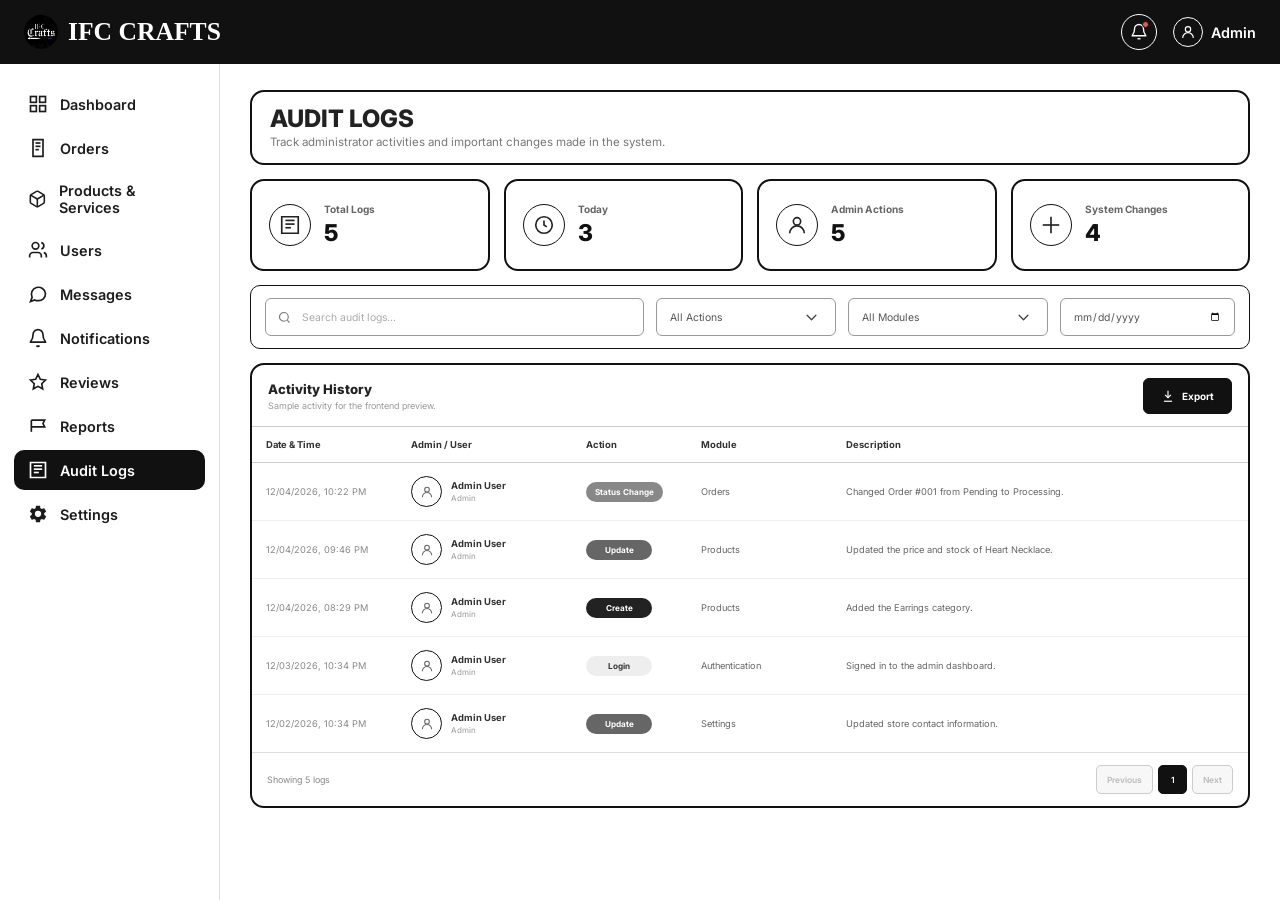
<file: audit_logs.html>
<!DOCTYPE html>
<html lang="en">

<head>
  <meta charset="UTF-8">
  <meta name="viewport" content="width=device-width, initial-scale=1.0">

  <title>IFC Crafts — Audit Logs</title>

  <link rel="preconnect" href="https://fonts.googleapis.com">
  <link rel="preconnect" href="https://fonts.gstatic.com" crossorigin>
  <link
    href="https://fonts.googleapis.com/css2?family=Inter:wght@400;500;600;700;800&display=swap"
    rel="stylesheet"
  >

  <link rel="stylesheet" href="styles/audit_logs.css">
  <link rel="stylesheet" href="styles/mobile-nav.css">
</head>

<body>

  <!-- ==================== TOPBAR ==================== -->

  <header class="topbar">
    <button type="button" class="mobile-menu-button" aria-label="Open navigation" aria-controls="mobileSidebar" aria-expanded="false">☰</button>

    <div class="brand">

      <div class="brand-mark">
        <img
          src="images/ifc_crafts.jpg"
          alt="IFC Crafts"
          class="nav-logo"
        >
      </div>

      <span class="brand-name">
        IFC CRAFTS
      </span>

    </div>


    <div class="topbar-actions">

      <button
        type="button"
        class="icon-btn"
        onclick="window.location.href='notifications.html'"
        aria-label="Notifications"
      >

        <svg
          viewBox="0 0 24 24"
          width="18"
          height="18"
          fill="none"
          stroke="currentColor"
          stroke-width="1.8"
        >
          <path d="M18 8a6 6 0 0 0-12 0c0 7-3 7-3 9h18c0-2-3-2-3-9"/>
          <path d="M10 21h4"/>
        </svg>

        <span class="icon-dot"></span>

      </button>


      <button
        type="button"
        class="profile-chip"
      >

        <span class="avatar">

          <svg
            viewBox="0 0 24 24"
            width="16"
            height="16"
            fill="none"
            stroke="currentColor"
            stroke-width="1.8"
          >
            <circle cx="12" cy="8" r="4"/>
            <path d="M4 21c0-4.4 3.6-8 8-8s8 3.6 8 8"/>
          </svg>

        </span>

        <span>Admin</span>

      </button>

    </div>

  </header>


  <!-- ==================== PAGE SHELL ==================== -->

  <div class="shell">


    <!-- ==================== SIDEBAR ==================== -->

    <aside class="sidebar" id="mobileSidebar">

      <nav class="sidenav">


        <!-- DASHBOARD -->

        <a href="index.html" class="sidenav-link">

          <svg
            width="20"
            height="20"
            viewBox="0 0 24 24"
            fill="none"
            stroke="currentColor"
            stroke-width="2"
          >
            <rect x="3" y="3" width="7" height="7"></rect>
            <rect x="14" y="3" width="7" height="7"></rect>
            <rect x="3" y="14" width="7" height="7"></rect>
            <rect x="14" y="14" width="7" height="7"></rect>
          </svg>

          <span>Dashboard</span>

        </a>


        <!-- ORDERS -->

        <a href="orders.html" class="sidenav-link">

          <svg
            width="20"
            height="20"
            viewBox="0 0 24 24"
            fill="none"
            stroke="currentColor"
            stroke-width="2"
          >
            <path d="M6 2h12v20H6z"></path>
            <path d="M9 6h6"></path>
            <path d="M9 10h6"></path>
            <path d="M9 14h4"></path>
          </svg>

          <span>Orders</span>

        </a>


        <!-- PRODUCTS & SERVICES -->

        <a href="products_services.html" class="sidenav-link">

          <svg
            width="20"
            height="20"
            viewBox="0 0 24 24"
            fill="none"
            stroke="currentColor"
            stroke-width="2"
          >
            <path d="M21 8a2 2 0 0 0-1-1.73l-7-4a2 2 0 0 0-2 0l-7 4A2 2 0 0 0 3 8v8a2 2 0 0 0 1 1.73l7 4a2 2 0 0 0 2 0l7-4A2 2 0 0 0 21 16Z"></path>
            <path d="m3.3 7 8.7 5 8.7-5"></path>
            <path d="M12 22V12"></path>
          </svg>

          <span>Products &amp; Services</span>

        </a>


        <!-- USERS -->

        <a href="users.html" class="sidenav-link">

          <svg
            width="20"
            height="20"
            viewBox="0 0 24 24"
            fill="none"
            stroke="currentColor"
            stroke-width="2"
          >
            <path d="M16 21v-2a4 4 0 0 0-4-4H6a4 4 0 0 0-4 4v2"></path>
            <circle cx="9" cy="7" r="4"></circle>
            <path d="M22 21v-2a4 4 0 0 0-3-3.87"></path>
            <path d="M16 3.13a4 4 0 0 1 0 7.75"></path>
          </svg>

          <span>Users</span>

        </a>


        <!-- MESSAGES -->

        <a href="messages.html" class="sidenav-link">

          <svg
            width="20"
            height="20"
            viewBox="0 0 24 24"
            fill="none"
            stroke="currentColor"
            stroke-width="2"
          >
            <path d="M21 11.5a8.38 8.38 0 0 1-9 8.5 8.5 8.5 0 0 1-4-.9L3 21l1.9-4.9A8.5 8.5 0 1 1 21 11.5Z"></path>
            <path d="M8 12h.01"></path>
            <path d="M12 12h.01"></path>
            <path d="M16 12h.01"></path>
          </svg>

          <span>Messages</span>

        </a>


        <!-- NOTIFICATIONS -->

        <a href="notifications.html" class="sidenav-link">

          <svg
            width="20"
            height="20"
            viewBox="0 0 24 24"
            fill="none"
            stroke="currentColor"
            stroke-width="2"
          >
            <path d="M18 8a6 6 0 0 0-12 0c0 7-3 7-3 9h18c0-2-3-2-3-9"></path>
            <path d="M13.73 21a2 2 0 0 1-3.46 0"></path>
          </svg>

          <span>Notifications</span>

        </a>


        <!-- REVIEWS -->

        <a href="reviews.html" class="sidenav-link">

          <svg
            width="20"
            height="20"
            viewBox="0 0 24 24"
            fill="none"
            stroke="currentColor"
            stroke-width="2"
          >
            <path d="m12 3 2.8 5.7 6.2.9-4.5 4.4 1.1 6.2-5.6-3-5.6 3 1.1-6.2L3 9.6l6.2-.9Z"></path>
          </svg>

          <span>Reviews</span>

        </a>


        <!-- REPORTS -->

        <a href="reports.html" class="sidenav-link">

          <svg
            width="20"
            height="20"
            viewBox="0 0 24 24"
            fill="none"
            stroke="currentColor"
            stroke-width="2"
          >
            <path d="M4 19V5"></path>
            <path d="M4 5h16l-2 4 2 4H4"></path>
          </svg>

          <span>Reports</span>

        </a>


        <!-- AUDIT LOGS -->

        <a href="audit_logs.html" class="sidenav-link active">

          <svg
            width="20"
            height="20"
            viewBox="0 0 24 24"
            fill="none"
            stroke="currentColor"
            stroke-width="2"
          >
            <path d="M3 3h18v18H3z"></path>
            <path d="M7 7h10"></path>
            <path d="M7 11h10"></path>
            <path d="M7 15h6"></path>
          </svg>

          <span>Audit Logs</span>

        </a>


        <!-- SETTINGS -->

        <a href="settings.html" class="sidenav-link">

          <svg
            width="20"
            height="20"
            viewBox="0 0 24 24"
            fill="currentColor"
          >
            <path d="M19.43 12.98c.04-.32.07-.65.07-.98s-.02-.66-.07-.98l2.11-1.65c.19-.15.24-.42.12-.64l-2-3.46c-.12-.22-.37-.31-.6-.22l-2.49 1c-.52-.4-1.08-.73-1.69-.98L14.5 2.42C14.47 2.18 14.25 2 14 2h-4c-.25 0-.46.18-.5.42L9.12 5.07c-.61.25-1.17.59-1.69.98l-2.49-1c-.23-.08-.48 0-.6.22l-2 3.46c-.13.22-.07.49.12.64l2.11 1.65c-.04.32-.08.65-.08.98s.03.66.08.98l-2.11 1.65c-.19.15-.24.42-.12.64l2 3.46c.12.22.37.31.6.22l2.49-1c.52.4 1.08.73 1.69.98l.38 2.65c.04.24.25.42.5.42h4c.25 0 .46-.18.5-.42l.38-2.65c.61-.25 1.17-.58 1.69-.98l2.49 1c.23.08.48 0 .6-.22l2-3.46c.12-.22.07-.49-.12-.64l-2.11-1.65ZM12 15.5A3.5 3.5 0 1 1 12 8a3.5 3.5 0 0 1 0 7.5Z"/>
          </svg>

          <span>Settings</span>

        </a>

      </nav>

    </aside>


    <!-- ==================== MAIN ==================== -->

    <main class="main">


      <!-- ==================== PAGE HEADER ==================== -->

      <section class="page-header">

        <div>
          <h1>AUDIT LOGS</h1>
          <p>Track administrator activities and important changes made in the system.</p>
        </div>

      </section>


      <!-- ==================== SUMMARY CARDS ==================== -->

      <section class="audit-stats">

        <article class="audit-stat-card">

          <div class="stat-icon">

            <svg
              width="22"
              height="22"
              viewBox="0 0 24 24"
              fill="none"
              stroke="currentColor"
              stroke-width="1.8"
            >
              <path d="M3 3h18v18H3z"></path>
              <path d="M7 7h10"></path>
              <path d="M7 11h10"></path>
              <path d="M7 15h6"></path>
            </svg>

          </div>

          <div>
            <span>Total Logs</span>
            <strong id="totalLogs">0</strong>
          </div>

        </article>


        <article class="audit-stat-card">

          <div class="stat-icon">

            <svg
              width="22"
              height="22"
              viewBox="0 0 24 24"
              fill="none"
              stroke="currentColor"
              stroke-width="1.8"
            >
              <circle cx="12" cy="12" r="9"></circle>
              <path d="M12 7v5l3 2"></path>
            </svg>

          </div>

          <div>
            <span>Today</span>
            <strong id="todayLogs">0</strong>
          </div>

        </article>


        <article class="audit-stat-card">

          <div class="stat-icon">

            <svg
              width="22"
              height="22"
              viewBox="0 0 24 24"
              fill="none"
              stroke="currentColor"
              stroke-width="1.8"
            >
              <circle cx="12" cy="8" r="4"></circle>
              <path d="M4 21c0-4.4 3.6-8 8-8s8 3.6 8 8"></path>
            </svg>

          </div>

          <div>
            <span>Admin Actions</span>
            <strong id="adminActions">0</strong>
          </div>

        </article>


        <article class="audit-stat-card">

          <div class="stat-icon">

            <svg
              width="22"
              height="22"
              viewBox="0 0 24 24"
              fill="none"
              stroke="currentColor"
              stroke-width="1.8"
            >
              <path d="M12 3v18"></path>
              <path d="M3 12h18"></path>
            </svg>

          </div>

          <div>
            <span>System Changes</span>
            <strong id="systemChanges">0</strong>
          </div>

        </article>

      </section>


      <!-- ==================== FILTERS ==================== -->

      <section class="audit-toolbar">

        <div class="search-field">

          <svg
            width="15"
            height="15"
            viewBox="0 0 24 24"
            fill="none"
            stroke="currentColor"
            stroke-width="1.8"
          >
            <circle cx="11" cy="11" r="7"></circle>
            <path d="m20 20-3.5-3.5"></path>
          </svg>

          <input
            type="text"
            id="auditSearch"
            placeholder="Search audit logs..."
          >

        </div>


        <select
          id="actionFilter"
          class="filter-select"
        >
          <option value="all">All Actions</option>
          <option value="login">Login</option>
          <option value="logout">Logout</option>
          <option value="create">Create</option>
          <option value="update">Update</option>
          <option value="delete">Delete</option>
          <option value="status">Status Change</option>
        </select>


        <select
          id="moduleFilter"
          class="filter-select"
        >
          <option value="all">All Modules</option>
          <option value="orders">Orders</option>
          <option value="products">Products & Services</option>
          <option value="users">Users</option>
          <option value="reviews">Reviews</option>
          <option value="settings">Settings</option>
          <option value="authentication">Authentication</option>
        </select>


        <input
          type="date"
          id="dateFilter"
          class="date-filter"
        >

      </section>


      <!-- ==================== AUDIT TABLE ==================== -->

      <section class="audit-table-card">

        <div class="table-heading">

          <div>
            <h2>Activity History</h2>
            <p>Sample activity for the frontend preview.</p>
          </div>

          <button
            type="button"
            class="export-btn"
            id="exportAuditBtn"
          >

            <svg
              width="14"
              height="14"
              viewBox="0 0 24 24"
              fill="none"
              stroke="currentColor"
              stroke-width="2"
            >
              <path d="M12 3v12"></path>
              <path d="m7 10 5 5 5-5"></path>
              <path d="M5 21h14"></path>
            </svg>

            Export

          </button>

        </div>


        <div class="table-wrapper">

          <table class="audit-table">

            <thead>

              <tr>
                <th>Date &amp; Time</th>
                <th>Admin / User</th>
                <th>Action</th>
                <th>Module</th>
                <th>Description</th>
              </tr>

            </thead>

            <tbody id="auditTableBody">

              <tr class="empty-table-row">

                <td colspan="5">

                  <div class="empty-state">

                    <svg
                      width="34"
                      height="34"
                      viewBox="0 0 24 24"
                      fill="none"
                      stroke="currentColor"
                      stroke-width="1.5"
                    >
                      <path d="M3 3h18v18H3z"></path>
                      <path d="M7 7h10"></path>
                      <path d="M7 11h10"></path>
                      <path d="M7 15h6"></path>
                    </svg>

                    <strong>No audit logs yet</strong>

                    <span>
                      System activities will appear here.
                    </span>

                  </div>

                </td>

              </tr>

            </tbody>

          </table>

        </div>


        <!-- ==================== TABLE FOOTER ==================== -->

        <div class="table-footer">

          <span id="resultCount">
            Showing 0 logs
          </span>

          <div class="pagination">

            <button
              type="button"
              class="page-btn"
              disabled
            >
              Previous
            </button>

            <button
              type="button"
              class="page-number active"
            >
              1
            </button>

            <button
              type="button"
              class="page-btn"
              disabled
            >
              Next
            </button>

          </div>

        </div>

      </section>

    </main>

  </div>


  <script>

    /* ==========================================================
       FRONTEND PLACEHOLDER

       Backend team can replace this array with API/database data.
    ========================================================== */

    const auditLogs = [
      { date: new Date(Date.now() - 12 * 60000).toISOString(), user: 'Admin User', role: 'Admin', action: 'Status Change', module: 'Orders', description: 'Changed Order #001 from Pending to Processing.' },
      { date: new Date(Date.now() - 48 * 60000).toISOString(), user: 'Admin User', role: 'Admin', action: 'Update', module: 'Products', description: 'Updated the price and stock of Heart Necklace.' },
      { date: new Date(Date.now() - 125 * 60000).toISOString(), user: 'Admin User', role: 'Admin', action: 'Create', module: 'Products', description: 'Added the Earrings category.' },
      { date: new Date(Date.now() - 24 * 3600000).toISOString(), user: 'Admin User', role: 'Admin', action: 'Login', module: 'Authentication', description: 'Signed in to the admin dashboard.' },
      { date: new Date(Date.now() - 48 * 3600000).toISOString(), user: 'Admin User', role: 'Admin', action: 'Update', module: 'Settings', description: 'Updated store contact information.' }
    ];


    /* ==========================================================
       ELEMENTS
    ========================================================== */

    const auditTableBody =
      document.getElementById("auditTableBody");

    const auditSearch =
      document.getElementById("auditSearch");

    const actionFilter =
      document.getElementById("actionFilter");

    const moduleFilter =
      document.getElementById("moduleFilter");

    const dateFilter =
      document.getElementById("dateFilter");

    const resultCount =
      document.getElementById("resultCount");


    /* ==========================================================
       FORMAT DATE
    ========================================================== */

    function formatDateTime(value) {

      if (!value) {
        return "—";
      }

      const date =
        new Date(value);

      return date.toLocaleString(
        "en-PH",
        {
          month: "2-digit",
          day: "2-digit",
          year: "numeric",
          hour: "2-digit",
          minute: "2-digit"
        }
      );

    }


    /* ==========================================================
       ACTION CLASS
    ========================================================== */

    function getActionClass(action) {

      const normalized =
        String(action || "")
          .toLowerCase();

      if (normalized.includes("delete")) {
        return "delete";
      }

      if (normalized.includes("create")) {
        return "create";
      }

      if (normalized.includes("update")) {
        return "update";
      }

      if (normalized.includes("login")) {
        return "login";
      }

      if (normalized.includes("logout")) {
        return "logout";
      }

      if (normalized.includes("status")) {
        return "status";
      }

      return "default";

    }


    /* ==========================================================
       FILTER AUDIT LOGS
    ========================================================== */

    function getFilteredLogs() {

      const search =
        auditSearch.value
          .trim()
          .toLowerCase();

      const action =
        actionFilter.value;

      const module =
        moduleFilter.value;

      const selectedDate =
        dateFilter.value;


      return auditLogs.filter(log => {

        const searchableText = [
          log.user,
          log.action,
          log.module,
          log.description
        ]
          .join(" ")
          .toLowerCase();


        const matchesSearch =
          !search ||
          searchableText.includes(search);


        const matchesAction =
          action === "all" ||
          String(log.action || "")
            .toLowerCase()
            .includes(action);


        const matchesModule =
          module === "all" ||
          String(log.module || "")
            .toLowerCase()
            .includes(module);


        let matchesDate = true;


        if (selectedDate && log.date) {

          const logDate =
            new Date(log.date)
              .toISOString()
              .split("T")[0];

          matchesDate =
            logDate === selectedDate;

        }


        return (
          matchesSearch &&
          matchesAction &&
          matchesModule &&
          matchesDate
        );

      });

    }


    /* ==========================================================
       RENDER TABLE
    ========================================================== */

    function renderAuditLogs() {

      const filteredLogs =
        getFilteredLogs();



      auditTableBody.innerHTML = "";


      if (filteredLogs.length === 0) {

        auditTableBody.innerHTML = `

          <tr class="empty-table-row">

            <td colspan="5">

              <div class="empty-state">

                <svg
                  width="34"
                  height="34"
                  viewBox="0 0 24 24"
                  fill="none"
                  stroke="currentColor"
                  stroke-width="1.5"
                >
                  <path d="M3 3h18v18H3z"></path>
                  <path d="M7 7h10"></path>
                  <path d="M7 11h10"></path>
                  <path d="M7 15h6"></path>
                </svg>

                <strong>No audit logs found</strong>

                <span>
                  No activities match the selected filters.
                </span>

              </div>

            </td>

          </tr>

        `;


        resultCount.textContent =
          "Showing 0 logs";


        return;

      }


      filteredLogs.forEach(log => {

        const row =
          document.createElement("tr");


        row.innerHTML = `

          <td class="date-cell" data-label="Date &amp; Time">
            ${escapeHTML(formatDateTime(log.date))}
          </td>

          <td data-label="Admin / User">

            <div class="user-cell">

              <span class="user-avatar">

                <svg
                  viewBox="0 0 24 24"
                  width="14"
                  height="14"
                  fill="none"
                  stroke="currentColor"
                  stroke-width="1.8"
                >
                  <circle cx="12" cy="8" r="4"></circle>
                  <path d="M4 21c0-4.4 3.6-8 8-8s8 3.6 8 8"></path>
                </svg>

              </span>

              <div>

                <strong>
                  ${escapeHTML(log.user || "Unknown")}
                </strong>

                <small>
                  ${escapeHTML(log.role || "User")}
                </small>

              </div>

            </div>

          </td>

          <td data-label="Action">

            <span
              class="action-badge ${getActionClass(log.action)}"
            >
              ${escapeHTML(log.action || "Activity")}
            </span>

          </td>

          <td data-label="Module">
            ${escapeHTML(log.module || "—")}
          </td>

          <td class="description-cell" data-label="Description">
            ${escapeHTML(log.description || "—")}
          </td>


        `;


        auditTableBody.appendChild(row);

      });


      resultCount.textContent =
        `Showing ${filteredLogs.length} ${
          filteredLogs.length === 1
            ? "log"
            : "logs"
        }`;

    }


    /* ==========================================================
       STATISTICS
    ========================================================== */

    function updateStatistics() {

      const today =
        new Date()
          .toISOString()
          .split("T")[0];


      const todayLogs =
        auditLogs.filter(log => {

          if (!log.date) {
            return false;
          }


          return (
            new Date(log.date)
              .toISOString()
              .split("T")[0] === today
          );

        }).length;


      const adminActions =
        auditLogs.filter(log =>
          String(log.role || "")
            .toLowerCase() === "admin"
        ).length;


      const systemChanges =
        auditLogs.filter(log => {

          const action =
            String(log.action || "")
              .toLowerCase();


          return (
            action.includes("create") ||
            action.includes("update") ||
            action.includes("delete") ||
            action.includes("status")
          );

        }).length;


      document.getElementById(
        "totalLogs"
      ).textContent =
        auditLogs.length;


      document.getElementById(
        "todayLogs"
      ).textContent =
        todayLogs;


      document.getElementById(
        "adminActions"
      ).textContent =
        adminActions;


      document.getElementById(
        "systemChanges"
      ).textContent =
        systemChanges;

    }


    /* ==========================================================
       ESCAPE HTML
    ========================================================== */

    function escapeHTML(value) {

      const div =
        document.createElement("div");

      div.textContent =
        String(value ?? "");

      return div.innerHTML;

    }


    /* ==========================================================
       FILTER EVENTS
    ========================================================== */

    auditSearch.addEventListener(
      "input",
      renderAuditLogs
    );


    actionFilter.addEventListener(
      "change",
      renderAuditLogs
    );


    moduleFilter.addEventListener(
      "change",
      renderAuditLogs
    );


    dateFilter.addEventListener(
      "change",
      renderAuditLogs
    );


    /* ==========================================================
       EXPORT
    ========================================================== */

    document.getElementById(
      "exportAuditBtn"
    ).addEventListener(
      "click",
      () => {

        alert(
          "Audit log export will be connected to the backend."
        );

      }
    );


    /* ==========================================================
       INITIALIZE
    ========================================================== */

    updateStatistics();

    renderAuditLogs();

  </script>

  <div class="mobile-nav-backdrop" aria-hidden="true"></div>
  <script src="mobile-nav.js"></script>
</body>
</html>
</file>
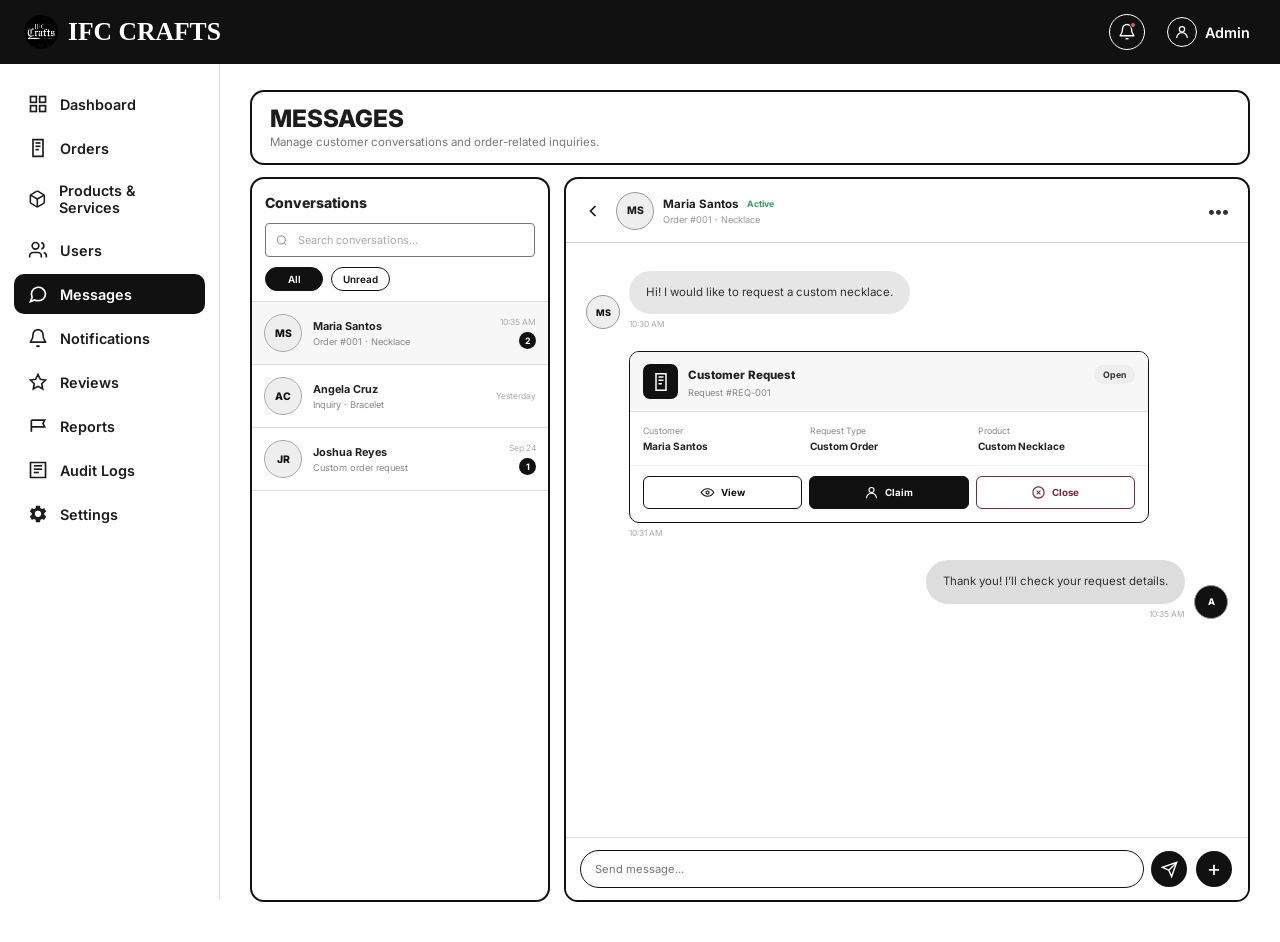
<file: messages.html>
<!DOCTYPE html>
<html lang="en">

<head>
  <meta charset="UTF-8">
  <meta name="viewport" content="width=device-width, initial-scale=1.0">

  <title>IFC Crafts — Messages</title>

  <link rel="preconnect" href="https://fonts.googleapis.com">
  <link rel="preconnect" href="https://fonts.gstatic.com" crossorigin>
  <link
    href="https://fonts.googleapis.com/css2?family=Inter:wght@400;500;600;700;800&display=swap"
    rel="stylesheet"
  >

  <link rel="stylesheet" href="styles/messages.css">
  <link rel="stylesheet" href="styles/mobile-nav.css">
</head>

<body>

  <!-- ==================== TOPBAR ==================== -->

  <header class="topbar">
    <button type="button" class="mobile-menu-button" aria-label="Open navigation" aria-controls="mobileSidebar" aria-expanded="false">☰</button>

    <div class="brand">

      <div class="brand-mark">
        <img
          src="images/ifc_crafts.jpg"
          alt="IFC Crafts"
          class="nav-logo"
        >
      </div>

      <span class="brand-name">
        IFC CRAFTS
      </span>

    </div>


    <div class="topbar-actions">

      <button
        type="button"
        class="icon-btn"
        onclick="window.location.href='notifications.html'"
        aria-label="Notifications"
      >

        <svg
          viewBox="0 0 24 24"
          width="18"
          height="18"
          fill="none"
          stroke="currentColor"
          stroke-width="1.8"
        >
          <path d="M18 8a6 6 0 0 0-12 0c0 7-3 7-3 9h18c0-2-3-2-3-9"/>
          <path d="M10 21h4"/>
        </svg>

        <span class="icon-dot"></span>

      </button>


      <button
        type="button"
        class="profile-chip"
      >

        <span class="avatar">

          <svg
            viewBox="0 0 24 24"
            width="16"
            height="16"
            fill="none"
            stroke="currentColor"
            stroke-width="1.8"
          >
            <circle cx="12" cy="8" r="4"/>
            <path d="M4 21c0-4.4 3.6-8 8-8s8 3.6 8 8"/>
          </svg>

        </span>

        <span>Admin</span>

      </button>

    </div>

  </header>


  <!-- ==================== PAGE SHELL ==================== -->

  <div class="shell">


    <!-- ==================== SIDEBAR ==================== -->

    <aside class="sidebar" id="mobileSidebar">

      <nav class="sidenav">


        <!-- DASHBOARD -->

        <a href="index.html" class="sidenav-link">

          <svg
            width="20"
            height="20"
            viewBox="0 0 24 24"
            fill="none"
            stroke="currentColor"
            stroke-width="2"
          >
            <rect x="3" y="3" width="7" height="7"></rect>
            <rect x="14" y="3" width="7" height="7"></rect>
            <rect x="3" y="14" width="7" height="7"></rect>
            <rect x="14" y="14" width="7" height="7"></rect>
          </svg>

          <span>Dashboard</span>

        </a>


        <!-- ORDERS -->

        <a href="orders.html" class="sidenav-link">

          <svg
            width="20"
            height="20"
            viewBox="0 0 24 24"
            fill="none"
            stroke="currentColor"
            stroke-width="2"
          >
            <path d="M6 2h12v20H6z"></path>
            <path d="M9 6h6"></path>
            <path d="M9 10h6"></path>
            <path d="M9 14h4"></path>
          </svg>

          <span>Orders</span>

        </a>


        <!-- PRODUCTS & SERVICES -->

        <a href="products_services.html" class="sidenav-link">

          <svg
            width="20"
            height="20"
            viewBox="0 0 24 24"
            fill="none"
            stroke="currentColor"
            stroke-width="2"
          >
            <path d="M21 8a2 2 0 0 0-1-1.73l-7-4a2 2 0 0 0-2 0l-7 4A2 2 0 0 0 3 8v8a2 2 0 0 0 1 1.73l7 4a2 2 0 0 0 2 0l7-4A2 2 0 0 0 21 16Z"></path>
            <path d="m3.3 7 8.7 5 8.7-5"></path>
            <path d="M12 22V12"></path>
          </svg>

          <span>Products &amp; Services</span>

        </a>


        <!-- USERS -->

        <a href="users.html" class="sidenav-link">

          <svg
            width="20"
            height="20"
            viewBox="0 0 24 24"
            fill="none"
            stroke="currentColor"
            stroke-width="2"
          >
            <path d="M16 21v-2a4 4 0 0 0-4-4H6a4 4 0 0 0-4 4v2"></path>
            <circle cx="9" cy="7" r="4"></circle>
            <path d="M22 21v-2a4 4 0 0 0-3-3.87"></path>
            <path d="M16 3.13a4 4 0 0 1 0 7.75"></path>
          </svg>

          <span>Users</span>

        </a>


        <!-- MESSAGES -->

        <a href="messages.html" class="sidenav-link active">

          <svg
            width="20"
            height="20"
            viewBox="0 0 24 24"
            fill="none"
            stroke="currentColor"
            stroke-width="2"
          >
            <path d="M21 11.5a8.38 8.38 0 0 1-9 8.5 8.5 8.5 0 0 1-4-.9L3 21l1.9-4.9A8.5 8.5 0 1 1 21 11.5Z"></path>
            <path d="M8 12h.01"></path>
            <path d="M12 12h.01"></path>
            <path d="M16 12h.01"></path>
          </svg>

          <span>Messages</span>

        </a>


        <!-- NOTIFICATIONS -->

        <a href="notifications.html" class="sidenav-link">

          <svg
            width="20"
            height="20"
            viewBox="0 0 24 24"
            fill="none"
            stroke="currentColor"
            stroke-width="2"
          >
            <path d="M18 8a6 6 0 0 0-12 0c0 7-3 7-3 9h18c0-2-3-2-3-9"></path>
            <path d="M13.73 21a2 2 0 0 1-3.46 0"></path>
          </svg>

          <span>Notifications</span>

        </a>


        <!-- REVIEWS -->

        <a href="reviews.html" class="sidenav-link">

          <svg
            width="20"
            height="20"
            viewBox="0 0 24 24"
            fill="none"
            stroke="currentColor"
            stroke-width="2"
          >
            <path d="m12 3 2.8 5.7 6.2.9-4.5 4.4 1.1 6.2-5.6-3-5.6 3 1.1-6.2L3 9.6l6.2-.9Z"></path>
          </svg>

          <span>Reviews</span>

        </a>


        <!-- REPORTS -->

        <a href="reports.html" class="sidenav-link">

          <svg
            width="20"
            height="20"
            viewBox="0 0 24 24"
            fill="none"
            stroke="currentColor"
            stroke-width="2"
          >
            <path d="M4 19V5"></path>
            <path d="M4 5h16l-2 4 2 4H4"></path>
          </svg>

          <span>Reports</span>

        </a>


        <!-- AUDIT LOGS -->

        <a href="audit_logs.html" class="sidenav-link">

          <svg
            width="20"
            height="20"
            viewBox="0 0 24 24"
            fill="none"
            stroke="currentColor"
            stroke-width="2"
          >
            <path d="M3 3h18v18H3z"></path>
            <path d="M7 7h10"></path>
            <path d="M7 11h10"></path>
            <path d="M7 15h6"></path>
          </svg>

          <span>Audit Logs</span>

        </a>


        <!-- SETTINGS -->

        <a href="settings.html" class="sidenav-link">

          <svg
            width="20"
            height="20"
            viewBox="0 0 24 24"
            fill="currentColor"
          >
            <path d="M19.43 12.98c.04-.32.07-.65.07-.98s-.02-.66-.07-.98l2.11-1.65c.19-.15.24-.42.12-.64l-2-3.46c-.12-.22-.37-.31-.6-.22l-2.49 1c-.52-.4-1.08-.73-1.69-.98L14.5 2.42C14.47 2.18 14.25 2 14 2h-4c-.25 0-.46.18-.5.42L9.12 5.07c-.61.25-1.17.59-1.69.98l-2.49-1c-.23-.08-.48 0-.6.22l-2 3.46c-.13.22-.07.49.12.64l2.11 1.65c-.04.32-.08.65-.08.98s.03.66.08.98l-2.11 1.65c-.19.15-.24.42-.12.64l2 3.46c.12.22.37.31.6.22l2.49-1c.52.4 1.08.73 1.69.98l.38 2.65c.04.24.25.42.5.42h4c.25 0 .46-.18.5-.42l.38-2.65c.61-.25 1.17-.58 1.69-.98l2.49 1c.23.08.48 0 .6-.22l2-3.46c.12-.22.07-.49-.12-.64l-2.11-1.65ZM12 15.5A3.5 3.5 0 1 1 12 8a3.5 3.5 0 0 1 0 7.5Z"/>
          </svg>

          <span>Settings</span>

        </a>

      </nav>

    </aside>


    <!-- ==================== MAIN ==================== -->

    <main class="main">

      <!-- PAGE HEADER -->

      <section class="page-header">

        <h1>MESSAGES</h1>

        <p>
          Manage customer conversations and order-related inquiries.
        </p>

      </section>


      <!-- ==================== MESSAGES LAYOUT ==================== -->

      <section class="messages-layout">


        <!-- ==================== CONVERSATION LIST ==================== -->

        <aside class="conversation-panel">

          <div class="conversation-panel-header">

            <h2>Conversations</h2>

            <label class="conversation-search">

              <svg
                viewBox="0 0 24 24"
                width="15"
                height="15"
                fill="none"
                stroke="currentColor"
                stroke-width="1.7"
              >
                <circle cx="11" cy="11" r="7"></circle>
                <path d="m20 20-3.5-3.5"></path>
              </svg>

              <input
                type="search"
                id="conversationSearch"
                placeholder="Search conversations..."
              >

            </label>


            <div class="conversation-filters">

              <button
                type="button"
                class="conversation-filter active"
                data-filter="all"
              >
                All
              </button>

              <button
                type="button"
                class="conversation-filter"
                data-filter="unread"
              >
                Unread
              </button>

            </div>

          </div>


          <div
            class="conversation-list"
            id="conversationList"
          >
          </div>

        </aside>


        <!-- ==================== CHAT PANEL ==================== -->

        <section class="chat-panel">


          <!-- CHAT HEADER -->

          <div class="chat-header">

            <button
              type="button"
              class="back-chat-btn"
              aria-label="Back"
            >
              <svg
                viewBox="0 0 24 24"
                width="20"
                height="20"
                fill="none"
                stroke="currentColor"
                stroke-width="2"
              >
                <path d="m15 18-6-6 6-6"></path>
              </svg>
            </button>


            <div class="chat-avatar">
              MS
            </div>


            <div class="chat-user-info">

              <div class="chat-user-line">

                <strong id="chatCustomerName">
                  Maria Santos
                </strong>

                <span class="online-status">
                  Active
                </span>

              </div>

              <span id="chatOrderInfo">
                Order #001 · Necklace
              </span>

            </div>


           <div class="chat-more-wrapper">

  <button
    type="button"
    class="chat-more-btn"
    id="chatMoreBtn"
    aria-label="More options"
  >
    •••
  </button>

  <div
    class="chat-more-menu"
    id="chatMoreMenu"
  >

    <button type="button" class="chat-menu-item">
      <svg viewBox="0 0 24 24" width="16" height="16" fill="none" stroke="currentColor" stroke-width="1.8">
        <circle cx="12" cy="8" r="4"></circle>
        <path d="M4 21c0-4.4 3.6-8 8-8s8 3.6 8 8"></path>
      </svg>
      View Customer Profile
    </button>

    <button type="button" class="chat-menu-item">
      <svg viewBox="0 0 24 24" width="16" height="16" fill="none" stroke="currentColor" stroke-width="1.8">
        <path d="M6 2h12v20H6z"></path>
        <path d="M9 6h6"></path>
        <path d="M9 10h6"></path>
        <path d="M9 14h4"></path>
      </svg>
      View Order
    </button>

    <button type="button" class="chat-menu-item">
      <svg viewBox="0 0 24 24" width="16" height="16" fill="none" stroke="currentColor" stroke-width="1.8">
        <circle cx="11" cy="11" r="7"></circle>
        <path d="m20 20-3.5-3.5"></path>
      </svg>
      Search Conversation
    </button>

    <div class="chat-menu-divider"></div>

    <button type="button" class="chat-menu-item">
      <svg viewBox="0 0 24 24" width="16" height="16" fill="none" stroke="currentColor" stroke-width="1.8">
        <path d="M4 4h16v16H4z"></path>
        <path d="m4 7 8 5 8-5"></path>
      </svg>
      Mark as Unread
    </button>

    <button type="button" class="chat-menu-item">
      <svg viewBox="0 0 24 24" width="16" height="16" fill="none" stroke="currentColor" stroke-width="1.8">
        <path d="M3 6h18"></path>
        <path d="M5 6v14h14V6"></path>
        <path d="M8 3h8l1 3H7z"></path>
      </svg>
      Archive Conversation
    </button>

  </div>

</div>

          </div>


          <!-- ==================== CHAT BODY ==================== -->

          <div
            class="chat-body"
            id="chatBody"
          >


            <!-- CUSTOMER MESSAGE -->

            <div class="message-row customer-message">

              <div class="message-avatar">
                MS
              </div>

              <div>

                <div class="message-bubble">
                  Hi! I would like to request a custom necklace.
                </div>

                <span class="message-time">
                  10:30 AM
                </span>

              </div>

            </div>


            <!-- ==================================================
                 REQUEST / TICKET CARD
            =================================================== -->

            <div class="request-message">

              <div
                class="request-card"
                id="requestCard"
              >

                <div class="request-card-top">

                  <div class="request-card-icon">

                    <svg
                      viewBox="0 0 24 24"
                      width="20"
                      height="20"
                      fill="none"
                      stroke="currentColor"
                      stroke-width="1.8"
                    >
                      <path d="M6 2h12v20H6z"></path>
                      <path d="M9 6h6"></path>
                      <path d="M9 10h6"></path>
                      <path d="M9 14h4"></path>
                    </svg>

                  </div>


                  <div class="request-card-heading">

                    <div class="request-title-row">

                      <strong>
                        Customer Request
                      </strong>

                      <span
                        class="request-status status-open"
                        id="requestStatus"
                      >
                        Open
                      </span>

                    </div>

                    <span>
                      Request #REQ-001
                    </span>

                  </div>

                </div>


                <!-- SHORT PREVIEW -->

                <div class="request-preview">

                  <div>
                    <span>Customer</span>
                    <strong>Maria Santos</strong>
                  </div>

                  <div>
                    <span>Request Type</span>
                    <strong>Custom Order</strong>
                  </div>

                  <div>
                    <span>Product</span>
                    <strong>Custom Necklace</strong>
                  </div>

                </div>


                <!-- TICKET BUTTONS -->

                <div class="request-actions">

                  <button
                    type="button"
                    class="request-action-btn view-request-btn"
                    id="viewRequestBtn"
                  >
                    <svg
                      viewBox="0 0 24 24"
                      width="15"
                      height="15"
                      fill="none"
                      stroke="currentColor"
                      stroke-width="1.8"
                    >
                      <path d="M2 12s3.5-6 10-6 10 6 10 6-3.5 6-10 6S2 12 2 12Z"></path>
                      <circle cx="12" cy="12" r="2.5"></circle>
                    </svg>

                    View
                  </button>


                  <button
                    type="button"
                    class="request-action-btn claim-request-btn"
                    id="claimRequestBtn"
                  >
                    <svg
                      viewBox="0 0 24 24"
                      width="15"
                      height="15"
                      fill="none"
                      stroke="currentColor"
                      stroke-width="1.8"
                    >
                      <circle cx="12" cy="8" r="4"></circle>
                      <path d="M4 21c0-4.4 3.6-8 8-8s8 3.6 8 8"></path>
                    </svg>

                    Claim
                  </button>


                  <button
                    type="button"
                    class="request-action-btn close-request-btn"
                    id="closeRequestBtn"
                  >
                    <svg
                      viewBox="0 0 24 24"
                      width="15"
                      height="15"
                      fill="none"
                      stroke="currentColor"
                      stroke-width="1.8"
                    >
                      <circle cx="12" cy="12" r="9"></circle>
                      <path d="m9 9 6 6"></path>
                      <path d="m15 9-6 6"></path>
                    </svg>

                    Close
                  </button>

                </div>

              </div>

              <span class="request-message-time">
                10:31 AM
              </span>

            </div>


            <!-- ADMIN MESSAGE -->

            <div class="message-row admin-message">

              <div>

                <div class="message-bubble">
                  Thank you! I’ll check your request details.
                </div>

                <span class="message-time">
                  10:35 AM
                </span>

              </div>

              <div class="message-avatar admin-avatar">
                A
              </div>

            </div>

          </div>


          <!-- ==================== ATTACHMENT MENU ==================== -->

          <div
            class="attachment-menu"
            id="attachmentMenu"
          >

            <button type="button">

              <svg
                viewBox="0 0 24 24"
                width="17"
                height="17"
                fill="none"
                stroke="currentColor"
                stroke-width="1.8"
              >
                <path d="M4 4h16v16H4z"></path>
                <path d="M8 2v4"></path>
                <path d="M16 2v4"></path>
              </svg>

              Send File

            </button>

            <button type="button">

              <svg
                viewBox="0 0 24 24"
                width="17"
                height="17"
                fill="none"
                stroke="currentColor"
                stroke-width="1.8"
              >
                <rect x="3" y="3" width="18" height="18" rx="2"></rect>
                <circle cx="8.5" cy="8.5" r="1.5"></circle>
                <path d="m21 15-5-5L5 21"></path>
              </svg>

              Send Picture

            </button>

          </div>


          <!-- ==================== MESSAGE COMPOSER ==================== -->

          <div class="message-composer">

            <input
              type="text"
              id="messageInput"
              placeholder="Send message..."
            >


            <button
              type="button"
              class="send-message-btn"
              id="sendMessageBtn"
              aria-label="Send message"
            >

              <svg
                viewBox="0 0 24 24"
                width="17"
                height="17"
                fill="none"
                stroke="currentColor"
                stroke-width="2"
              >
                <path d="m22 2-7 20-4-9-9-4Z"></path>
                <path d="M22 2 11 13"></path>
              </svg>

            </button>


            <button
              type="button"
              class="attachment-btn"
              id="attachmentBtn"
              aria-label="Attach file"
            >
              +
            </button>

          </div>

        </section>

      </section>

    </main>

  </div>


  <!-- ===============================================================
       REQUEST DETAILS MODAL
  ================================================================ -->

  <div
    class="modal-overlay"
    id="requestModal"
    aria-hidden="true"
  >

    <section class="request-modal">

      <div class="request-modal-header">

        <div>

          <span class="modal-eyebrow">
            REQUEST DETAILS
          </span>

          <h2>
            Request #REQ-001
          </h2>

        </div>


        <button
          type="button"
          class="modal-close-btn"
          id="closeRequestModal"
        >
          &times;
        </button>

      </div>


      <div class="request-modal-body">


        <!-- STATUS -->

        <div class="request-detail-status">

          <span
            class="request-status status-open"
            id="modalRequestStatus"
          >
            Open
          </span>

          <span id="claimedByText">
            Not yet claimed
          </span>

        </div>


        <!-- CUSTOMER -->

        <section class="request-detail-section">

          <h3>Customer Information</h3>

          <div class="request-detail-grid">

            <div class="request-detail-item">
              <span>Customer</span>
              <strong>Maria Santos</strong>
            </div>

            <div class="request-detail-item">
              <span>Email</span>
              <strong>maria@gmail.com</strong>
            </div>

            <div class="request-detail-item">
              <span>Contact No.</span>
              <strong>09567966487</strong>
            </div>

            <div class="request-detail-item">
              <span>Date Submitted</span>
              <strong>September 25, 2026</strong>
            </div>

          </div>

        </section>


        <!-- REQUEST INFO -->

        <section class="request-detail-section">

          <h3>Request Information</h3>

          <div class="request-detail-grid">

            <div class="request-detail-item">
              <span>Request Type</span>
              <strong>Custom Order</strong>
            </div>

            <div class="request-detail-item">
              <span>Product / Service</span>
              <strong>Custom Necklace</strong>
            </div>

            <div class="request-detail-item">
              <span>Preferred Material</span>
              <strong>Beads &amp; Charms</strong>
            </div>

            <div class="request-detail-item">
              <span>Quantity</span>
              <strong>1</strong>
            </div>

          </div>

        </section>


        <!-- DESCRIPTION -->

        <section class="request-detail-section">

          <h3>Request Description</h3>

          <div class="request-description">

            I would like a custom necklace with blue and white
            beads. I would also like a small silver charm in the
            center.

          </div>

        </section>


        <!-- REFERENCE -->

        <section class="request-detail-section">

          <h3>Reference / Additional Notes</h3>

          <div class="request-description">

            Customer prefers a simple design and would like to
            receive an estimated price before proceeding.

          </div>

        </section>

      </div>


      <!-- MODAL ACTIONS -->

      <div class="request-modal-actions">

        <button
          type="button"
          class="modal-claim-btn"
          id="modalClaimBtn"
        >
          Claim Request
        </button>

        <button
          type="button"
          class="modal-close-request-btn"
          id="modalCloseRequestBtn"
        >
          Close Request
        </button>

      </div>

    </section>

  </div>


  <script>

    /* ===============================================================
       SAMPLE CONVERSATIONS
       Backend/database team can replace this later.
    =============================================================== */

    const conversations = [
      {
        id: 1,
        name: "Maria Santos",
        initials: "MS",
        preview: "Order #001 · Necklace",
        time: "10:35 AM",
        unread: 2
      },
      {
        id: 2,
        name: "Angela Cruz",
        initials: "AC",
        preview: "Inquiry · Bracelet",
        time: "Yesterday",
        unread: 0
      },
      {
        id: 3,
        name: "Joshua Reyes",
        initials: "JR",
        preview: "Custom order request",
        time: "Sep 24",
        unread: 1
      }
    ];


    const conversationList =
      document.getElementById("conversationList");

    const conversationSearch =
      document.getElementById("conversationSearch");

    const messageInput =
      document.getElementById("messageInput");

    const chatBody =
      document.getElementById("chatBody");

    const attachmentMenu =
      document.getElementById("attachmentMenu");

    const attachmentBtn =
      document.getElementById("attachmentBtn");

    const requestModal =
      document.getElementById("requestModal");

    const requestStatus =
      document.getElementById("requestStatus");

    const modalRequestStatus =
      document.getElementById("modalRequestStatus");

    const claimedByText =
      document.getElementById("claimedByText");

    const claimRequestBtn =
      document.getElementById("claimRequestBtn");

    const modalClaimBtn =
      document.getElementById("modalClaimBtn");

    const closeRequestBtn =
      document.getElementById("closeRequestBtn");

    const modalCloseRequestBtn =
      document.getElementById("modalCloseRequestBtn");

    const chatMoreBtn =
    document.getElementById("chatMoreBtn");

    const chatMoreMenu =
    document.getElementById("chatMoreMenu");


    chatMoreBtn.addEventListener("click", event => {

    event.stopPropagation();

    chatMoreMenu.classList.toggle("open");

});


    chatMoreMenu.addEventListener("click", event => {
    event.stopPropagation();
 });


    document.addEventListener("click", () => {
    chatMoreMenu.classList.remove("open");
 });


    let conversationFilter = "all";
    let activeConversationId = 1;
    const conversationMessages = new Map();

    function selectConversation(id) {
      const conversation = conversations.find(item => item.id === id);
      if (!conversation) return;
      if (id !== activeConversationId) {
        const previous = document.createDocumentFragment();
        while (chatBody.firstChild) previous.appendChild(chatBody.firstChild);
        conversationMessages.set(activeConversationId, previous);
        activeConversationId = id;
        if (!conversationMessages.has(id)) {
          const empty = document.createElement('p');
          empty.className = 'chat-empty-state';
          empty.textContent = 'No messages in this demo conversation yet.';
          const view = document.createDocumentFragment();
          view.appendChild(empty);
          conversationMessages.set(id, view);
        }
        chatBody.appendChild(conversationMessages.get(id));
      }
      document.getElementById('chatCustomerName').textContent = conversation.name;
      document.getElementById('chatOrderInfo').textContent = conversation.preview;
      document.querySelector('.chat-header .chat-avatar').textContent = conversation.initials;
      conversation.unread = 0;
      renderConversations();
      document.querySelector('.messages-layout').classList.add('show-chat');
      chatBody.scrollTop = chatBody.scrollHeight;
    }
    conversationList.addEventListener('click', event => {
      const button = event.target.closest('[data-conversation-id]');
      if (button) selectConversation(Number(button.dataset.conversationId));
    });
    document.querySelector('.back-chat-btn').addEventListener('click', () => {
      document.querySelector('.messages-layout').classList.remove('show-chat');
    });

    let requestState = {
      status: "Open",
      claimed: false,
      claimedBy: null
    };


    /* ===============================================================
       CONVERSATION LIST
    =============================================================== */

    function renderConversations() {

      const search =
        conversationSearch.value
          .trim()
          .toLowerCase();


      const filtered =
        conversations.filter(conversation => {

          const matchesSearch =
            conversation.name
              .toLowerCase()
              .includes(search) ||

            conversation.preview
              .toLowerCase()
              .includes(search);


          const matchesFilter =
            conversationFilter === "all" ||
            (
              conversationFilter === "unread" &&
              conversation.unread > 0
            );


          return matchesSearch && matchesFilter;

        });


      conversationList.innerHTML =
        filtered.map(conversation => `

          <button
            type="button"
            class="conversation-item
              ${conversation.id === activeConversationId ? "active" : ""}"
            data-conversation-id="${conversation.id}"
            aria-label="Open conversation with ${escapeHTML(conversation.name)}"
          >

            <span class="conversation-avatar">
              ${escapeHTML(conversation.initials)}
            </span>


            <span class="conversation-info">

              <strong>
                ${escapeHTML(conversation.name)}
              </strong>

              <span>
                ${escapeHTML(conversation.preview)}
              </span>

            </span>


            <span class="conversation-meta">

              <small>
                ${escapeHTML(conversation.time)}
              </small>

              ${
                conversation.unread > 0
                  ? `
                    <span class="unread-count">
                      ${conversation.unread}
                    </span>
                  `
                  : ""
              }

            </span>

          </button>

        `).join("");

    }


    conversationSearch.addEventListener(
      "input",
      renderConversations
    );


    document.querySelectorAll(
      ".conversation-filter"
    ).forEach(button => {

      button.addEventListener(
        "click",
        () => {

          conversationFilter =
            button.dataset.filter;


          document.querySelectorAll(
            ".conversation-filter"
          ).forEach(item => {

            item.classList.remove("active");

          });


          button.classList.add("active");

          renderConversations();

        }
      );

    });


    /* ===============================================================
       VIEW REQUEST
    =============================================================== */

    document.getElementById(
      "viewRequestBtn"
    ).addEventListener(
      "click",
      openRequestModal
    );


    function openRequestModal() {

      requestModal.classList.add("open");

      requestModal.setAttribute(
        "aria-hidden",
        "false"
      );

      document.body.classList.add(
        "modal-open"
      );

    }


    function closeRequestModal() {

      requestModal.classList.remove("open");

      requestModal.setAttribute(
        "aria-hidden",
        "true"
      );

      document.body.classList.remove(
        "modal-open"
      );

    }


    document.getElementById(
      "closeRequestModal"
    ).addEventListener(
      "click",
      closeRequestModal
    );


    requestModal.addEventListener(
      "click",
      event => {

        if (event.target === requestModal) {
          closeRequestModal();
        }

      }
    );


    /* ===============================================================
       CLAIM REQUEST
    =============================================================== */

    function claimRequest() {

      if (requestState.status === "Closed") {
        return;
      }


      requestState.claimed = true;
      requestState.claimedBy = "Admin";
      requestState.status = "Claimed";


      updateRequestUI();

    }


    claimRequestBtn.addEventListener(
      "click",
      claimRequest
    );


    modalClaimBtn.addEventListener(
      "click",
      claimRequest
    );


    /* ===============================================================
       CLOSE REQUEST
    =============================================================== */

    function closeRequest() {

      requestState.status = "Closed";

      updateRequestUI();

    }


    closeRequestBtn.addEventListener(
      "click",
      closeRequest
    );


    modalCloseRequestBtn.addEventListener(
      "click",
      closeRequest
    );


    /* ===============================================================
       UPDATE REQUEST UI
    =============================================================== */

    function updateRequestUI() {

      requestStatus.textContent =
        requestState.status;

      modalRequestStatus.textContent =
        requestState.status;


      requestStatus.className =
        "request-status";

      modalRequestStatus.className =
        "request-status";


      if (requestState.status === "Open") {

        requestStatus.classList.add(
          "status-open"
        );

        modalRequestStatus.classList.add(
          "status-open"
        );

      }


      if (requestState.status === "Claimed") {

        requestStatus.classList.add(
          "status-claimed"
        );

        modalRequestStatus.classList.add(
          "status-claimed"
        );

      }


      if (requestState.status === "Closed") {

        requestStatus.classList.add(
          "status-closed"
        );

        modalRequestStatus.classList.add(
          "status-closed"
        );

      }


      claimedByText.textContent =
        requestState.claimed
          ? `Claimed by ${requestState.claimedBy}`
          : "Not yet claimed";


      if (requestState.claimed) {

        claimRequestBtn.textContent =
          "Claimed";

        modalClaimBtn.textContent =
          "Claimed";

        claimRequestBtn.disabled = true;
        modalClaimBtn.disabled = true;

      }


      if (requestState.status === "Closed") {

        closeRequestBtn.textContent =
          "Closed";

        modalCloseRequestBtn.textContent =
          "Closed";

        closeRequestBtn.disabled = true;
        modalCloseRequestBtn.disabled = true;

        claimRequestBtn.disabled = true;
        modalClaimBtn.disabled = true;

      }

    }


    /* ===============================================================
       ATTACHMENT MENU
    =============================================================== */

    attachmentBtn.addEventListener(
      "click",
      event => {

        event.stopPropagation();

        attachmentMenu.classList.toggle(
          "open"
        );

      }
    );


    document.addEventListener(
      "click",
      event => {

        if (
          !attachmentMenu.contains(event.target) &&
          event.target !== attachmentBtn
        ) {

          attachmentMenu.classList.remove(
            "open"
          );

        }

      }
    );


    /* ===============================================================
       SEND MESSAGE
    =============================================================== */

    function sendMessage() {

      const message =
        messageInput.value.trim();


      if (!message) {
        return;
      }


      const row =
        document.createElement("div");


      row.className =
        "message-row admin-message";


      row.innerHTML = `

        <div>

          <div class="message-bubble">
            ${escapeHTML(message)}
          </div>

          <span class="message-time">
            Just now
          </span>

        </div>

        <div class="message-avatar admin-avatar">
          A
        </div>

      `;


      chatBody.appendChild(row);
      const emptyState = chatBody.querySelector('.chat-empty-state');
      if (emptyState) emptyState.remove();

      messageInput.value = "";

      chatBody.scrollTop =
        chatBody.scrollHeight;

    }


    document.getElementById(
      "sendMessageBtn"
    ).addEventListener(
      "click",
      sendMessage
    );


    messageInput.addEventListener(
      "keydown",
      event => {

        if (event.key === "Enter") {
          sendMessage();
        }

      }
    );


    function escapeHTML(value) {

      const div =
        document.createElement("div");

      div.textContent = value;

      return div.innerHTML;

    }


    /* ===============================================================
       ESCAPE
    =============================================================== */

    document.addEventListener(
      "keydown",
      event => {

        if (
          event.key === "Escape" &&
          requestModal.classList.contains("open")
        ) {

          closeRequestModal();

        }

      }
    );


    /* ===============================================================
       INITIALIZE
    =============================================================== */

    renderConversations();
    updateRequestUI();

  </script>

  <div class="mobile-nav-backdrop" aria-hidden="true"></div>
  <script src="mobile-nav.js"></script>
</body>
</html>
</file>
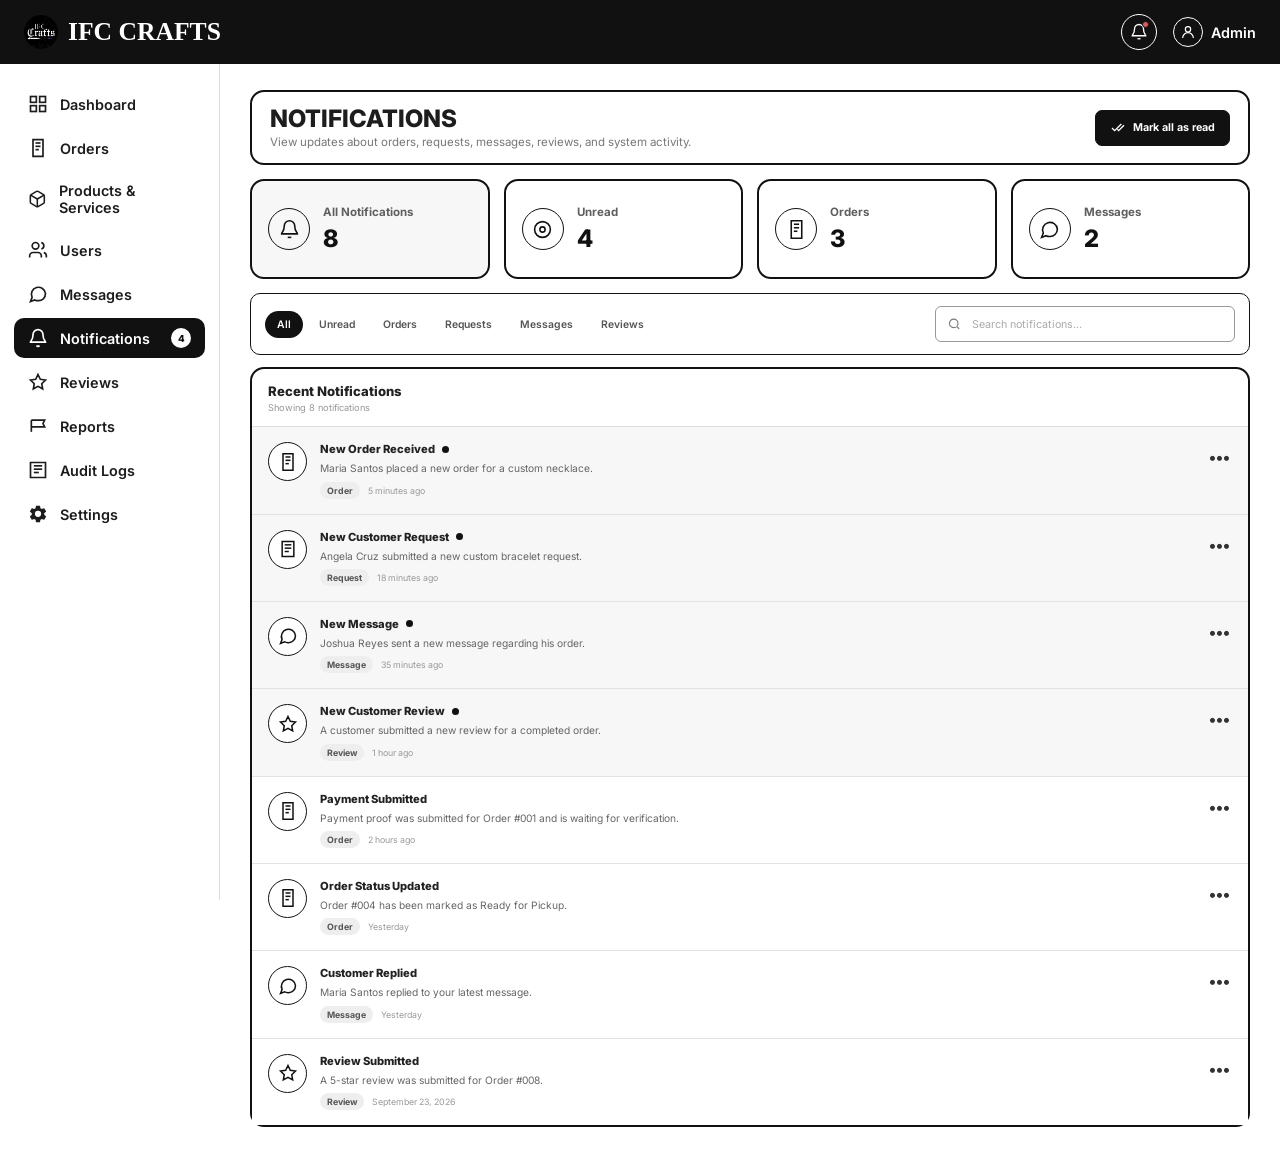
<file: notifications.html>
<!DOCTYPE html>
<html lang="en">

<head>
  <meta charset="UTF-8">
  <meta name="viewport" content="width=device-width, initial-scale=1.0">

  <title>IFC Crafts — Notifications</title>

  <link rel="preconnect" href="https://fonts.googleapis.com">
  <link rel="preconnect" href="https://fonts.gstatic.com" crossorigin>
  <link
    href="https://fonts.googleapis.com/css2?family=Inter:wght@400;500;600;700;800&display=swap"
    rel="stylesheet"
  >

  <link rel="stylesheet" href="styles/notification.css">
  <link rel="stylesheet" href="styles/mobile-nav.css">
</head>

<body>

  <!-- ==================== TOPBAR ==================== -->

  <header class="topbar">
    <button type="button" class="mobile-menu-button" aria-label="Open navigation" aria-controls="mobileSidebar" aria-expanded="false">☰</button>

    <div class="brand">

      <div class="brand-mark">
        <img
          src="images/ifc_crafts.jpg"
          alt="IFC Crafts"
          class="nav-logo"
        >
      </div>

      <span class="brand-name">IFC CRAFTS</span>

    </div>

    <div class="topbar-actions">

      <button
        type="button"
        class="icon-btn"
        onclick="window.location.href='notifications.html'"
        aria-label="Notifications"
      >

        <svg
          viewBox="0 0 24 24"
          width="18"
          height="18"
          fill="none"
          stroke="currentColor"
          stroke-width="1.8"
        >
          <path d="M18 8a6 6 0 0 0-12 0c0 7-3 7-3 9h18c0-2-3-2-3-9"/>
          <path d="M10 21h4"/>
        </svg>

        <span class="icon-dot" id="notificationDot"></span>

      </button>

      <button
        type="button"
        class="profile-chip"
      >

        <span class="avatar">

          <svg
            viewBox="0 0 24 24"
            width="16"
            height="16"
            fill="none"
            stroke="currentColor"
            stroke-width="1.8"
          >
            <circle cx="12" cy="8" r="4"/>
            <path d="M4 21c0-4.4 3.6-8 8-8s8 3.6 8 8"/>
          </svg>

        </span>

        <span>Admin</span>

      </button>

    </div>

  </header>


  <!-- ==================== PAGE SHELL ==================== -->

  <div class="shell">

    <!-- ==================== SIDEBAR ==================== -->

    <aside class="sidebar" id="mobileSidebar">

      <nav class="sidenav">

        <!-- DASHBOARD -->

        <a href="index.html" class="sidenav-link">

          <svg
            width="20"
            height="20"
            viewBox="0 0 24 24"
            fill="none"
            stroke="currentColor"
            stroke-width="2"
          >
            <rect x="3" y="3" width="7" height="7"></rect>
            <rect x="14" y="3" width="7" height="7"></rect>
            <rect x="3" y="14" width="7" height="7"></rect>
            <rect x="14" y="14" width="7" height="7"></rect>
          </svg>

          <span>Dashboard</span>

        </a>


        <!-- ORDERS -->

        <a href="orders.html" class="sidenav-link">

          <svg
            width="20"
            height="20"
            viewBox="0 0 24 24"
            fill="none"
            stroke="currentColor"
            stroke-width="2"
          >
            <path d="M6 2h12v20H6z"></path>
            <path d="M9 6h6"></path>
            <path d="M9 10h6"></path>
            <path d="M9 14h4"></path>
          </svg>

          <span>Orders</span>

        </a>


        <!-- PRODUCTS & SERVICES -->

        <a href="products_services.html" class="sidenav-link">

          <svg
            width="20"
            height="20"
            viewBox="0 0 24 24"
            fill="none"
            stroke="currentColor"
            stroke-width="2"
          >
            <path d="M21 8a2 2 0 0 0-1-1.73l-7-4a2 2 0 0 0-2 0l-7 4A2 2 0 0 0 3 8v8a2 2 0 0 0 1 1.73l7 4a2 2 0 0 0 2 0l7-4A2 2 0 0 0 21 16Z"></path>
            <path d="m3.3 7 8.7 5 8.7-5"></path>
            <path d="M12 22V12"></path>
          </svg>

          <span>Products &amp; Services</span>

        </a>


        <!-- USERS -->

        <a href="users.html" class="sidenav-link">

          <svg
            width="20"
            height="20"
            viewBox="0 0 24 24"
            fill="none"
            stroke="currentColor"
            stroke-width="2"
          >
            <path d="M16 21v-2a4 4 0 0 0-4-4H6a4 4 0 0 0-4 4v2"></path>
            <circle cx="9" cy="7" r="4"></circle>
            <path d="M22 21v-2a4 4 0 0 0-3-3.87"></path>
            <path d="M16 3.13a4 4 0 0 1 0 7.75"></path>
          </svg>

          <span>Users</span>

        </a>


        <!-- MESSAGES -->

        <a href="messages.html" class="sidenav-link">

          <svg
            width="20"
            height="20"
            viewBox="0 0 24 24"
            fill="none"
            stroke="currentColor"
            stroke-width="2"
          >
            <path d="M21 11.5a8.38 8.38 0 0 1-9 8.5 8.5 8.5 0 0 1-4-.9L3 21l1.9-4.9A8.5 8.5 0 1 1 21 11.5Z"></path>
            <path d="M8 12h.01"></path>
            <path d="M12 12h.01"></path>
            <path d="M16 12h.01"></path>
          </svg>

          <span>Messages</span>

        </a>


        <!-- NOTIFICATIONS -->

        <a href="notifications.html" class="sidenav-link active">

          <svg
            width="20"
            height="20"
            viewBox="0 0 24 24"
            fill="none"
            stroke="currentColor"
            stroke-width="2"
          >
            <path d="M18 8a6 6 0 0 0-12 0c0 7-3 7-3 9h18c0-2-3-2-3-9"></path>
            <path d="M13.73 21a2 2 0 0 1-3.46 0"></path>
          </svg>

          <span>Notifications</span>

          <span class="nav-count" id="sidebarNotificationCount">
            4
          </span>

        </a>


        <!-- REVIEWS -->

        <a href="reviews.html" class="sidenav-link">

          <svg
            width="20"
            height="20"
            viewBox="0 0 24 24"
            fill="none"
            stroke="currentColor"
            stroke-width="2"
          >
            <path d="m12 3 2.8 5.7 6.2.9-4.5 4.4 1.1 6.2-5.6-3-5.6 3 1.1-6.2L3 9.6l6.2-.9Z"></path>
          </svg>

          <span>Reviews</span>

        </a>


        <!-- REPORTS -->

        <a href="reports.html" class="sidenav-link">

          <svg
            width="20"
            height="20"
            viewBox="0 0 24 24"
            fill="none"
            stroke="currentColor"
            stroke-width="2"
          >
            <path d="M4 19V5"></path>
            <path d="M4 5h16l-2 4 2 4H4"></path>
          </svg>

          <span>Reports</span>

        </a>


        <!-- AUDIT LOGS -->

        <a href="audit_logs.html" class="sidenav-link">

          <svg
            width="20"
            height="20"
            viewBox="0 0 24 24"
            fill="none"
            stroke="currentColor"
            stroke-width="2"
          >
            <path d="M3 3h18v18H3z"></path>
            <path d="M7 7h10"></path>
            <path d="M7 11h10"></path>
            <path d="M7 15h6"></path>
          </svg>

          <span>Audit Logs</span>

        </a>


        <!-- SETTINGS -->

        <a href="settings.html" class="sidenav-link">

          <svg
            width="20"
            height="20"
            viewBox="0 0 24 24"
            fill="currentColor"
          >
            <path d="M19.43 12.98c.04-.32.07-.65.07-.98s-.02-.66-.07-.98l2.11-1.65c.19-.15.24-.42.12-.64l-2-3.46c-.12-.22-.37-.31-.6-.22l-2.49 1c-.52-.4-1.08-.73-1.69-.98L14.5 2.42C14.47 2.18 14.25 2 14 2h-4c-.25 0-.46.18-.5.42L9.12 5.07c-.61.25-1.17.59-1.69.98l-2.49-1c-.23-.08-.48 0-.6.22l-2 3.46c-.13.22-.07.49.12.64l2.11 1.65c-.04.32-.08.65-.08.98s.03.66.08.98l-2.11 1.65c-.19.15-.24.42-.12.64l2 3.46c.12.22.37.31.6.22l2.49-1c.52.4 1.08.73 1.69.98l.38 2.65c.04.24.25.42.5.42h4c.25 0 .46-.18.5-.42l.38-2.65c.61-.25 1.17-.58 1.69-.98l2.49 1c.23.08.48 0 .6-.22l2-3.46c.12-.22.07-.49-.12-.64l-2.11-1.65ZM12 15.5A3.5 3.5 0 1 1 12 8a3.5 3.5 0 0 1 0 7.5Z"/>
          </svg>

          <span>Settings</span>

        </a>

      </nav>

    </aside>


    <!-- ==================== MAIN ==================== -->

    <main class="main">

      <!-- ==================== PAGE HEADER ==================== -->

      <section class="page-header">

        <div>
          <h1>NOTIFICATIONS</h1>
          <p>
            View updates about orders, requests, messages, reviews, and system activity.
          </p>
        </div>

        <button
          type="button"
          class="mark-all-btn"
          id="markAllReadBtn"
        >
          <svg
            viewBox="0 0 24 24"
            width="16"
            height="16"
            fill="none"
            stroke="currentColor"
            stroke-width="2"
          >
            <path d="m3 12 4 4L17 6"></path>
            <path d="m11 14 2 2 8-8"></path>
          </svg>

          Mark all as read
        </button>

      </section>


      <!-- ==================== SUMMARY ==================== -->

      <section class="notification-stats">

        <!-- ALL -->

        <button
          type="button"
          class="notification-stat active"
          data-filter="all"
        >

          <div class="stat-icon">

            <svg
              viewBox="0 0 24 24"
              width="21"
              height="21"
              fill="none"
              stroke="currentColor"
              stroke-width="1.8"
            >
              <path d="M18 8a6 6 0 0 0-12 0c0 7-3 7-3 9h18c0-2-3-2-3-9"></path>
              <path d="M10 21h4"></path>
            </svg>

          </div>

          <div class="stat-info">
            <span>All Notifications</span>
            <strong id="allCount">0</strong>
          </div>

        </button>


        <!-- UNREAD -->

        <button
          type="button"
          class="notification-stat"
          data-filter="unread"
        >

          <div class="stat-icon">

            <svg
              viewBox="0 0 24 24"
              width="21"
              height="21"
              fill="none"
              stroke="currentColor"
              stroke-width="1.8"
            >
              <circle cx="12" cy="12" r="9"></circle>
              <circle cx="12" cy="12" r="3"></circle>
            </svg>

          </div>

          <div class="stat-info">
            <span>Unread</span>
            <strong id="unreadCount">0</strong>
          </div>

        </button>


        <!-- ORDERS -->

        <button
          type="button"
          class="notification-stat"
          data-filter="order"
        >

          <div class="stat-icon">

            <svg
              viewBox="0 0 24 24"
              width="21"
              height="21"
              fill="none"
              stroke="currentColor"
              stroke-width="1.8"
            >
              <path d="M6 2h12v20H6z"></path>
              <path d="M9 6h6"></path>
              <path d="M9 10h6"></path>
              <path d="M9 14h4"></path>
            </svg>

          </div>

          <div class="stat-info">
            <span>Orders</span>
            <strong id="orderCount">0</strong>
          </div>

        </button>


        <!-- MESSAGES -->

        <button
          type="button"
          class="notification-stat"
          data-filter="message"
        >

          <div class="stat-icon">

            <svg
              viewBox="0 0 24 24"
              width="21"
              height="21"
              fill="none"
              stroke="currentColor"
              stroke-width="1.8"
            >
              <path d="M21 11.5a8.38 8.38 0 0 1-9 8.5 8.5 8.5 0 0 1-4-.9L3 21l1.9-4.9A8.5 8.5 0 1 1 21 11.5Z"></path>
            </svg>

          </div>

          <div class="stat-info">
            <span>Messages</span>
            <strong id="messageCount">0</strong>
          </div>

        </button>

      </section>


      <!-- ==================== TOOLBAR ==================== -->

      <section class="notification-toolbar">

        <div class="notification-tabs">

          <button
            type="button"
            class="notification-tab active"
            data-filter="all"
          >
            All
          </button>

          <button
            type="button"
            class="notification-tab"
            data-filter="unread"
          >
            Unread
          </button>

          <button
            type="button"
            class="notification-tab"
            data-filter="order"
          >
            Orders
          </button>

          <button
            type="button"
            class="notification-tab"
            data-filter="request"
          >
            Requests
          </button>

          <button
            type="button"
            class="notification-tab"
            data-filter="message"
          >
            Messages
          </button>

          <button
            type="button"
            class="notification-tab"
            data-filter="review"
          >
            Reviews
          </button>

        </div>


        <label class="notification-search">

          <svg
            viewBox="0 0 24 24"
            width="16"
            height="16"
            fill="none"
            stroke="currentColor"
            stroke-width="1.8"
          >
            <circle cx="11" cy="11" r="7"></circle>
            <path d="m20 20-3.5-3.5"></path>
          </svg>

          <input
            type="search"
            id="notificationSearch"
            placeholder="Search notifications..."
          >

        </label>

      </section>


      <!-- ==================== NOTIFICATION LIST ==================== -->

      <section class="notification-panel">

        <div class="notification-panel-header">

          <div>
            <h2>Recent Notifications</h2>
            <p id="resultText">Showing all notifications</p>
          </div>

        </div>


        <div
          class="notification-list"
          id="notificationList"
        >
        </div>


        <div
          class="empty-notifications"
          id="emptyNotifications"
        >

          <div class="empty-icon">

            <svg
              viewBox="0 0 24 24"
              width="28"
              height="28"
              fill="none"
              stroke="currentColor"
              stroke-width="1.7"
            >
              <path d="M18 8a6 6 0 0 0-12 0c0 7-3 7-3 9h18c0-2-3-2-3-9"></path>
              <path d="M10 21h4"></path>
            </svg>

          </div>

          <strong>No notifications found</strong>

          <span>
            Notifications matching your filter will appear here.
          </span>

        </div>

      </section>

    </main>

  </div>


  <!-- ==================== NOTIFICATION DETAILS MODAL ==================== -->

  <div
    class="modal-overlay"
    id="notificationModal"
    aria-hidden="true"
  >

    <section class="notification-modal">

      <div class="modal-header">

        <div>
          <span class="modal-label">NOTIFICATION DETAILS</span>
          <h2 id="modalTitle">Notification</h2>
        </div>

        <button
          type="button"
          class="modal-close"
          id="closeModalBtn"
          aria-label="Close"
        >
          &times;
        </button>

      </div>


      <div class="modal-body">

        <div class="modal-notification-type">

          <div
            class="modal-type-icon"
            id="modalTypeIcon"
          >
          </div>

          <div>

            <strong id="modalType">
              Notification
            </strong>

            <span id="modalTime">
              Just now
            </span>

          </div>

        </div>


        <div class="modal-section">

          <span class="modal-section-label">
            Details
          </span>

          <p id="modalMessage"></p>

        </div>

      </div>


      <div class="modal-actions">

        <button
          type="button"
          class="secondary-modal-btn"
          id="modalMarkReadBtn"
        >
          Mark as Read
        </button>

        <button
          type="button"
          class="primary-modal-btn"
          id="modalOpenBtn"
        >
          View Details
        </button>

      </div>

    </section>

  </div>


  <script>

    /* ===============================================================
       SAMPLE FRONTEND DATA
       Replace this array with backend/API data later.
    =============================================================== */

    let notifications = [

      {
        id: 1,
        type: "order",
        title: "New Order Received",
        message: "Maria Santos placed a new order for a custom necklace.",
        time: "5 minutes ago",
        unread: true,
        target: "orders.html"
      },

      {
        id: 2,
        type: "request",
        title: "New Customer Request",
        message: "Angela Cruz submitted a new custom bracelet request.",
        time: "18 minutes ago",
        unread: true,
        target: "messages.html"
      },

      {
        id: 3,
        type: "message",
        title: "New Message",
        message: "Joshua Reyes sent a new message regarding his order.",
        time: "35 minutes ago",
        unread: true,
        target: "messages.html"
      },

      {
        id: 4,
        type: "review",
        title: "New Customer Review",
        message: "A customer submitted a new review for a completed order.",
        time: "1 hour ago",
        unread: true,
        target: "reviews.html"
      },

      {
        id: 5,
        type: "order",
        title: "Payment Submitted",
        message: "Payment proof was submitted for Order #001 and is waiting for verification.",
        time: "2 hours ago",
        unread: false,
        target: "orders.html"
      },

      {
        id: 6,
        type: "order",
        title: "Order Status Updated",
        message: "Order #004 has been marked as Ready for Pickup.",
        time: "Yesterday",
        unread: false,
        target: "orders.html"
      },

      {
        id: 7,
        type: "message",
        title: "Customer Replied",
        message: "Maria Santos replied to your latest message.",
        time: "Yesterday",
        unread: false,
        target: "messages.html"
      },

      {
        id: 8,
        type: "review",
        title: "Review Submitted",
        message: "A 5-star review was submitted for Order #008.",
        time: "September 23, 2026",
        unread: false,
        target: "reviews.html"
      }

    ];


    /* ===============================================================
       ELEMENTS
    =============================================================== */

    const notificationList =
      document.getElementById("notificationList");

    const notificationSearch =
      document.getElementById("notificationSearch");

    const emptyNotifications =
      document.getElementById("emptyNotifications");

    const resultText =
      document.getElementById("resultText");

    const notificationModal =
      document.getElementById("notificationModal");

    const modalTitle =
      document.getElementById("modalTitle");

    const modalType =
      document.getElementById("modalType");

    const modalTime =
      document.getElementById("modalTime");

    const modalMessage =
      document.getElementById("modalMessage");

    const modalTypeIcon =
      document.getElementById("modalTypeIcon");

    const modalMarkReadBtn =
      document.getElementById("modalMarkReadBtn");

    const modalOpenBtn =
      document.getElementById("modalOpenBtn");


    let currentFilter = "all";
    let selectedNotificationId = null;


    /* ===============================================================
       ICONS
    =============================================================== */

    function getNotificationIcon(type) {

      if (type === "order") {

        return `
          <svg
            viewBox="0 0 24 24"
            width="20"
            height="20"
            fill="none"
            stroke="currentColor"
            stroke-width="1.8"
          >
            <path d="M6 2h12v20H6z"></path>
            <path d="M9 6h6"></path>
            <path d="M9 10h6"></path>
            <path d="M9 14h4"></path>
          </svg>
        `;

      }


      if (type === "message") {

        return `
          <svg
            viewBox="0 0 24 24"
            width="20"
            height="20"
            fill="none"
            stroke="currentColor"
            stroke-width="1.8"
          >
            <path d="M21 11.5a8.38 8.38 0 0 1-9 8.5 8.5 8.5 0 0 1-4-.9L3 21l1.9-4.9A8.5 8.5 0 1 1 21 11.5Z"></path>
          </svg>
        `;

      }


      if (type === "request") {

        return `
          <svg
            viewBox="0 0 24 24"
            width="20"
            height="20"
            fill="none"
            stroke="currentColor"
            stroke-width="1.8"
          >
            <path d="M5 3h14v18H5z"></path>
            <path d="M8 7h8"></path>
            <path d="M8 11h8"></path>
            <path d="M8 15h5"></path>
          </svg>
        `;

      }


      if (type === "review") {

        return `
          <svg
            viewBox="0 0 24 24"
            width="20"
            height="20"
            fill="none"
            stroke="currentColor"
            stroke-width="1.8"
          >
            <path d="m12 3 2.8 5.7 6.2.9-4.5 4.4 1.1 6.2-5.6-3-5.6 3 1.1-6.2L3 9.6l6.2-.9Z"></path>
          </svg>
        `;

      }


      return `
        <svg
          viewBox="0 0 24 24"
          width="20"
          height="20"
          fill="none"
          stroke="currentColor"
          stroke-width="1.8"
        >
          <path d="M18 8a6 6 0 0 0-12 0c0 7-3 7-3 9h18c0-2-3-2-3-9"></path>
          <path d="M10 21h4"></path>
        </svg>
      `;

    }


    function getTypeLabel(type) {

      const labels = {
        order: "Order",
        message: "Message",
        request: "Request",
        review: "Review"
      };

      return labels[type] || "Notification";

    }


    /* ===============================================================
       FILTER
    =============================================================== */

    function getFilteredNotifications() {

      const search =
        notificationSearch.value
          .trim()
          .toLowerCase();


      return notifications.filter(notification => {

        const matchesSearch =
          notification.title
            .toLowerCase()
            .includes(search) ||

          notification.message
            .toLowerCase()
            .includes(search);


        let matchesFilter = true;


        if (currentFilter === "unread") {

          matchesFilter =
            notification.unread;

        }

        else if (currentFilter !== "all") {

          matchesFilter =
            notification.type === currentFilter;

        }


        return matchesSearch && matchesFilter;

      });

    }


    /* ===============================================================
       RENDER NOTIFICATIONS
    =============================================================== */

    function renderNotifications() {

      const filtered =
        getFilteredNotifications();


      notificationList.innerHTML = "";


      emptyNotifications.style.display =
        filtered.length === 0
          ? "flex"
          : "none";


      resultText.textContent =
        filtered.length === 1
          ? "Showing 1 notification"
          : `Showing ${filtered.length} notifications`;


      filtered.forEach(notification => {

        const item =
          document.createElement("article");


        item.className =
          `notification-item ${
            notification.unread
              ? "unread"
              : ""
          }`;


        item.innerHTML = `

          <button
            type="button"
            class="notification-main"
            data-id="${notification.id}"
          >

            <span class="notification-type-icon">
              ${getNotificationIcon(notification.type)}
            </span>


            <span class="notification-content">

              <span class="notification-title-row">

                <strong>
                  ${escapeHTML(notification.title)}
                </strong>

                ${
                  notification.unread
                    ? `
                      <span
                        class="unread-dot"
                        title="Unread"
                      ></span>
                    `
                    : ""
                }

              </span>


              <span class="notification-message">
                ${escapeHTML(notification.message)}
              </span>


              <span class="notification-meta">

                <span class="notification-type-label">
                  ${getTypeLabel(notification.type)}
                </span>

                <span>
                  ${escapeHTML(notification.time)}
                </span>

              </span>

            </span>

          </button>


          <div class="notification-more-wrapper">

            <button
              type="button"
              class="notification-more-btn"
              data-menu="${notification.id}"
              aria-label="More options"
            >
              •••
            </button>


            <div
              class="notification-menu"
              id="notification-menu-${notification.id}"
            >

              <button
                type="button"
                data-action="read"
                data-id="${notification.id}"
              >
                ${
                  notification.unread
                    ? "Mark as Read"
                    : "Mark as Unread"
                }
              </button>


              <button
                type="button"
                data-action="open"
                data-id="${notification.id}"
              >
                View Details
              </button>


              <div class="menu-divider"></div>


              <button
                type="button"
                class="delete-option"
                data-action="delete"
                data-id="${notification.id}"
              >
                Delete
              </button>

            </div>

          </div>

        `;


        notificationList.appendChild(item);

      });


      updateCounts();

    }


    /* ===============================================================
       COUNTS
    =============================================================== */

    function updateCounts() {

      const unread =
        notifications.filter(
          notification => notification.unread
        ).length;


      document.getElementById(
        "allCount"
      ).textContent =
        notifications.length;


      document.getElementById(
        "unreadCount"
      ).textContent =
        unread;


      document.getElementById(
        "orderCount"
      ).textContent =
        notifications.filter(
          notification =>
            notification.type === "order"
        ).length;


      document.getElementById(
        "messageCount"
      ).textContent =
        notifications.filter(
          notification =>
            notification.type === "message"
        ).length;


      const sidebarCount =
        document.getElementById(
          "sidebarNotificationCount"
        );


      sidebarCount.textContent =
        unread;


      sidebarCount.style.display =
        unread > 0
          ? "inline-flex"
          : "none";


      document.getElementById(
        "notificationDot"
      ).style.display =
        unread > 0
          ? "block"
          : "none";

    }


    /* ===============================================================
       SET FILTER
    =============================================================== */

    function setFilter(filter) {

      currentFilter = filter;


      document.querySelectorAll(
        ".notification-tab"
      ).forEach(button => {

        button.classList.toggle(
          "active",
          button.dataset.filter === filter
        );

      });


      document.querySelectorAll(
        ".notification-stat"
      ).forEach(button => {

        button.classList.toggle(
          "active",
          button.dataset.filter === filter
        );

      });


      renderNotifications();

    }


    document.querySelectorAll(
      ".notification-tab, .notification-stat"
    ).forEach(button => {

      button.addEventListener(
        "click",
        () => {

          setFilter(
            button.dataset.filter
          );

        }
      );

    });


    notificationSearch.addEventListener(
      "input",
      renderNotifications
    );


    /* ===============================================================
       MARK ALL READ
    =============================================================== */

    document.getElementById(
      "markAllReadBtn"
    ).addEventListener(
      "click",
      () => {

        notifications.forEach(
          notification => {

            notification.unread = false;

          }
        );


        renderNotifications();

      }
    );


    /* ===============================================================
       NOTIFICATION LIST EVENTS
    =============================================================== */

    notificationList.addEventListener(
      "click",
      event => {

        const main =
          event.target.closest(
            ".notification-main"
          );


        if (main) {

          openNotification(
            Number(main.dataset.id)
          );

          return;

        }


        const menuButton =
          event.target.closest(
            ".notification-more-btn"
          );


        if (menuButton) {

          event.stopPropagation();


          const id =
            menuButton.dataset.menu;


          const menu =
            document.getElementById(
              `notification-menu-${id}`
            );


          document.querySelectorAll(
            ".notification-menu"
          ).forEach(item => {

            if (item !== menu) {
              item.classList.remove("open");
            }

          });


          menu.classList.toggle("open");

          return;

        }


        const actionButton =
          event.target.closest(
            "[data-action]"
          );


        if (!actionButton) {
          return;
        }


        event.stopPropagation();


        const id =
          Number(actionButton.dataset.id);


        const action =
          actionButton.dataset.action;


        if (action === "read") {

          toggleRead(id);

        }


        if (action === "open") {

          openNotification(id);

        }


        if (action === "delete") {

          deleteNotification(id);

        }

      }
    );


    /* ===============================================================
       TOGGLE READ
    =============================================================== */

    function toggleRead(id) {

      const notification =
        notifications.find(
          item => item.id === id
        );


      if (!notification) {
        return;
      }


      notification.unread =
        !notification.unread;


      renderNotifications();

    }


    /* ===============================================================
       DELETE
    =============================================================== */

    function deleteNotification(id) {

      notifications =
        notifications.filter(
          item => item.id !== id
        );


      renderNotifications();

    }


    /* ===============================================================
       OPEN DETAILS
    =============================================================== */

    function openNotification(id) {

      const notification =
        notifications.find(
          item => item.id === id
        );


      if (!notification) {
        return;
      }


      selectedNotificationId = id;

      notification.unread = false;


      modalTitle.textContent =
        notification.title;


      modalType.textContent =
        getTypeLabel(
          notification.type
        );


      modalTime.textContent =
        notification.time;


      modalMessage.textContent =
        notification.message;


      modalTypeIcon.innerHTML =
        getNotificationIcon(
          notification.type
        );


      modalMarkReadBtn.textContent =
        "Mark as Read";


      modalOpenBtn.textContent =
        notification.type === "order"
          ? "View Order"
          : notification.type === "message"
          ? "Open Message"
          : notification.type === "request"
          ? "View Request"
          : notification.type === "review"
          ? "View Review"
          : "View Details";


      notificationModal.classList.add(
        "open"
      );


      notificationModal.setAttribute(
        "aria-hidden",
        "false"
      );


      document.body.classList.add(
        "modal-open"
      );


      renderNotifications();

    }


    /* ===============================================================
       CLOSE MODAL
    =============================================================== */

    function closeModal() {

      notificationModal.classList.remove(
        "open"
      );


      notificationModal.setAttribute(
        "aria-hidden",
        "true"
      );


      document.body.classList.remove(
        "modal-open"
      );

    }


    document.getElementById(
      "closeModalBtn"
    ).addEventListener(
      "click",
      closeModal
    );


    notificationModal.addEventListener(
      "click",
      event => {

        if (
          event.target ===
          notificationModal
        ) {

          closeModal();

        }

      }
    );


    /* ===============================================================
       MODAL MARK READ
    =============================================================== */

    modalMarkReadBtn.addEventListener(
      "click",
      () => {

        const notification =
          notifications.find(
            item =>
              item.id ===
              selectedNotificationId
          );


        if (!notification) {
          return;
        }


        notification.unread = false;

        renderNotifications();

      }
    );


    /* ===============================================================
       OPEN RELATED PAGE
    =============================================================== */

    modalOpenBtn.addEventListener(
      "click",
      () => {

        const notification =
          notifications.find(
            item =>
              item.id ===
              selectedNotificationId
          );


        if (
          notification &&
          notification.target
        ) {

          window.location.href =
            notification.target;

        }

      }
    );


    /* ===============================================================
       CLOSE DROPDOWNS
    =============================================================== */

    document.addEventListener(
      "click",
      () => {

        document.querySelectorAll(
          ".notification-menu"
        ).forEach(menu => {

          menu.classList.remove("open");

        });

      }
    );


    /* ===============================================================
       ESCAPE KEY
    =============================================================== */

    document.addEventListener(
      "keydown",
      event => {

        if (
          event.key === "Escape" &&
          notificationModal.classList.contains(
            "open"
          )
        ) {

          closeModal();

        }

      }
    );


    /* ===============================================================
       ESCAPE HTML
    =============================================================== */

    function escapeHTML(value) {

      const div =
        document.createElement("div");

      div.textContent =
        String(value ?? "");

      return div.innerHTML;

    }


    /* ===============================================================
       INITIALIZE
    =============================================================== */

    renderNotifications();

  </script>

  <div class="mobile-nav-backdrop" aria-hidden="true"></div>
  <script src="mobile-nav.js"></script>
</body>
</html>
</file>
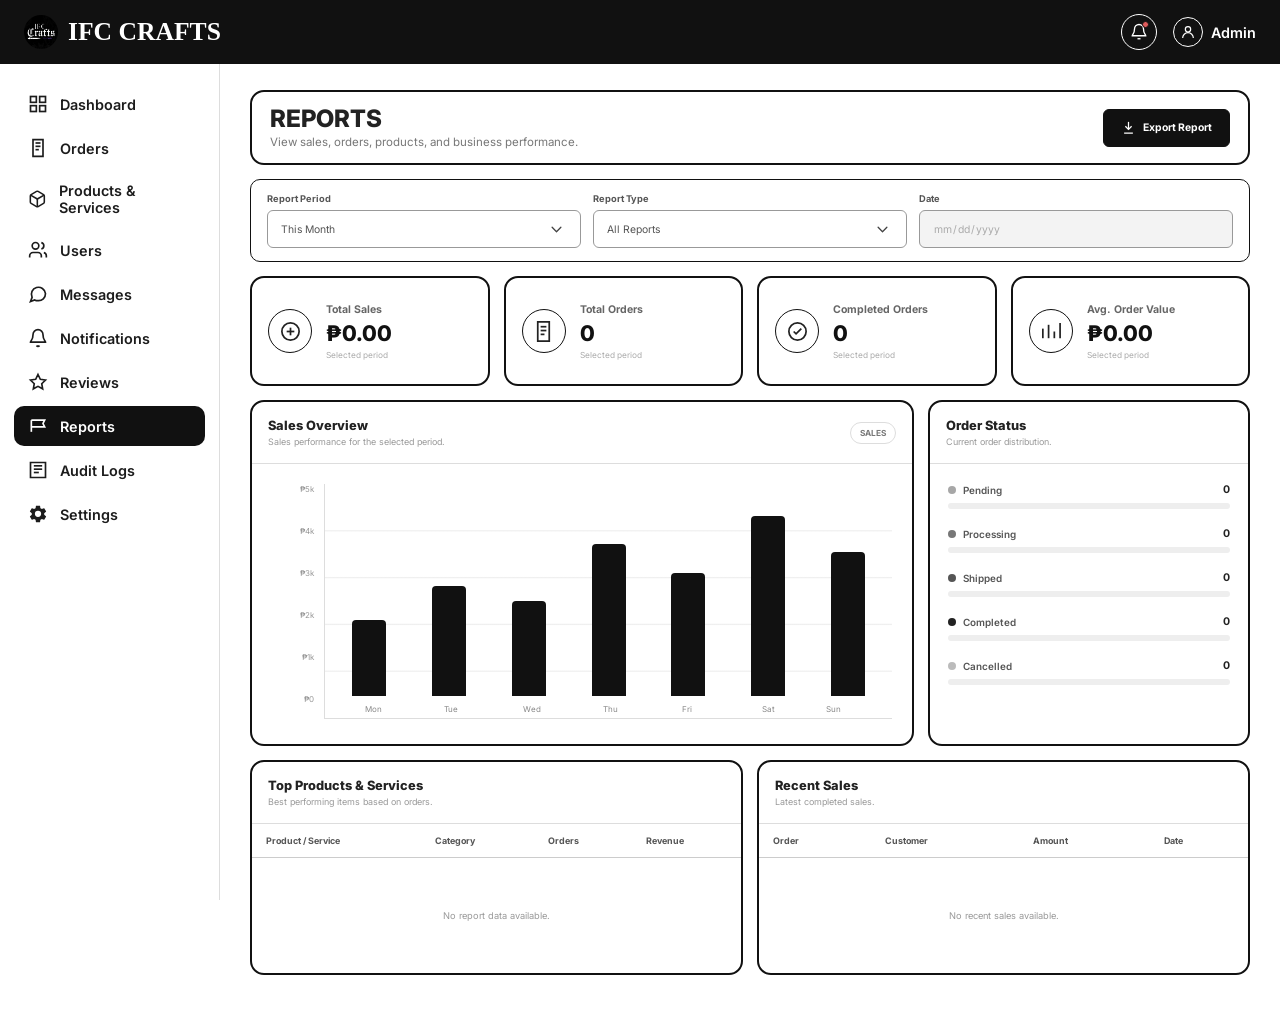
<file: reports.html>
<!DOCTYPE html>
<html lang="en">

<head>
  <meta charset="UTF-8">
  <meta name="viewport" content="width=device-width, initial-scale=1.0">

  <title>IFC Crafts — Reports</title>

  <link rel="preconnect" href="https://fonts.googleapis.com">
  <link rel="preconnect" href="https://fonts.gstatic.com" crossorigin>
  <link
    href="https://fonts.googleapis.com/css2?family=Inter:wght@400;500;600;700;800&display=swap"
    rel="stylesheet"
  >

  <link rel="stylesheet" href="styles/reports.css">
  <link rel="stylesheet" href="styles/mobile-nav.css">
</head>

<body>

  <!-- ==================== TOPBAR ==================== -->

  <header class="topbar">
    <button type="button" class="mobile-menu-button" aria-label="Open navigation" aria-controls="mobileSidebar" aria-expanded="false">☰</button>

    <div class="brand">

      <div class="brand-mark">
        <img
          src="images/ifc_crafts.jpg"
          alt="IFC Crafts"
          class="nav-logo"
        >
      </div>

      <span class="brand-name">
        IFC CRAFTS
      </span>

    </div>


    <div class="topbar-actions">

      <button
        type="button"
        class="icon-btn"
        onclick="window.location.href='notifications.html'"
        aria-label="Notifications"
      >

        <svg
          viewBox="0 0 24 24"
          width="18"
          height="18"
          fill="none"
          stroke="currentColor"
          stroke-width="1.8"
        >
          <path d="M18 8a6 6 0 0 0-12 0c0 7-3 7-3 9h18c0-2-3-2-3-9"/>
          <path d="M10 21h4"/>
        </svg>

        <span class="icon-dot"></span>

      </button>


      <button
        type="button"
        class="profile-chip"
      >

        <span class="avatar">

          <svg
            viewBox="0 0 24 24"
            width="16"
            height="16"
            fill="none"
            stroke="currentColor"
            stroke-width="1.8"
          >
            <circle cx="12" cy="8" r="4"/>
            <path d="M4 21c0-4.4 3.6-8 8-8s8 3.6 8 8"/>
          </svg>

        </span>

        <span>Admin</span>

      </button>

    </div>

  </header>


  <!-- ==================== PAGE SHELL ==================== -->

  <div class="shell">


    <!-- ==================== SIDEBAR ==================== -->

    <aside class="sidebar" id="mobileSidebar">

      <nav class="sidenav">


        <!-- DASHBOARD -->

        <a href="index.html" class="sidenav-link">

          <svg
            width="20"
            height="20"
            viewBox="0 0 24 24"
            fill="none"
            stroke="currentColor"
            stroke-width="2"
          >
            <rect x="3" y="3" width="7" height="7"></rect>
            <rect x="14" y="3" width="7" height="7"></rect>
            <rect x="3" y="14" width="7" height="7"></rect>
            <rect x="14" y="14" width="7" height="7"></rect>
          </svg>

          <span>Dashboard</span>

        </a>


        <!-- ORDERS -->

        <a href="orders.html" class="sidenav-link">

          <svg
            width="20"
            height="20"
            viewBox="0 0 24 24"
            fill="none"
            stroke="currentColor"
            stroke-width="2"
          >
            <path d="M6 2h12v20H6z"></path>
            <path d="M9 6h6"></path>
            <path d="M9 10h6"></path>
            <path d="M9 14h4"></path>
          </svg>

          <span>Orders</span>

        </a>


        <!-- PRODUCTS & SERVICES -->

        <a href="products_services.html" class="sidenav-link">

          <svg
            width="20"
            height="20"
            viewBox="0 0 24 24"
            fill="none"
            stroke="currentColor"
            stroke-width="2"
          >
            <path d="M21 8a2 2 0 0 0-1-1.73l-7-4a2 2 0 0 0-2 0l-7 4A2 2 0 0 0 3 8v8a2 2 0 0 0 1 1.73l7 4a2 2 0 0 0 2 0l7-4A2 2 0 0 0 21 16Z"></path>
            <path d="m3.3 7 8.7 5 8.7-5"></path>
            <path d="M12 22V12"></path>
          </svg>

          <span>Products &amp; Services</span>

        </a>


        <!-- USERS -->

        <a href="users.html" class="sidenav-link">

          <svg
            width="20"
            height="20"
            viewBox="0 0 24 24"
            fill="none"
            stroke="currentColor"
            stroke-width="2"
          >
            <path d="M16 21v-2a4 4 0 0 0-4-4H6a4 4 0 0 0-4 4v2"></path>
            <circle cx="9" cy="7" r="4"></circle>
            <path d="M22 21v-2a4 4 0 0 0-3-3.87"></path>
            <path d="M16 3.13a4 4 0 0 1 0 7.75"></path>
          </svg>

          <span>Users</span>

        </a>


        <!-- MESSAGES -->

        <a href="messages.html" class="sidenav-link">

          <svg
            width="20"
            height="20"
            viewBox="0 0 24 24"
            fill="none"
            stroke="currentColor"
            stroke-width="2"
          >
            <path d="M21 11.5a8.38 8.38 0 0 1-9 8.5 8.5 8.5 0 0 1-4-.9L3 21l1.9-4.9A8.5 8.5 0 1 1 21 11.5Z"></path>
            <path d="M8 12h.01"></path>
            <path d="M12 12h.01"></path>
            <path d="M16 12h.01"></path>
          </svg>

          <span>Messages</span>

        </a>


        <!-- NOTIFICATIONS -->

        <a href="notifications.html" class="sidenav-link">

          <svg
            width="20"
            height="20"
            viewBox="0 0 24 24"
            fill="none"
            stroke="currentColor"
            stroke-width="2"
          >
            <path d="M18 8a6 6 0 0 0-12 0c0 7-3 7-3 9h18c0-2-3-2-3-9"></path>
            <path d="M13.73 21a2 2 0 0 1-3.46 0"></path>
          </svg>

          <span>Notifications</span>

        </a>


        <!-- REVIEWS -->

        <a href="reviews.html" class="sidenav-link">

          <svg
            width="20"
            height="20"
            viewBox="0 0 24 24"
            fill="none"
            stroke="currentColor"
            stroke-width="2"
          >
            <path d="m12 3 2.8 5.7 6.2.9-4.5 4.4 1.1 6.2-5.6-3-5.6 3 1.1-6.2L3 9.6l6.2-.9Z"></path>
          </svg>

          <span>Reviews</span>

        </a>


        <!-- REPORTS -->

        <a href="reports.html" class="sidenav-link active">

          <svg
            width="20"
            height="20"
            viewBox="0 0 24 24"
            fill="none"
            stroke="currentColor"
            stroke-width="2"
          >
            <path d="M4 19V5"></path>
            <path d="M4 5h16l-2 4 2 4H4"></path>
          </svg>

          <span>Reports</span>

        </a>


        <!-- AUDIT LOGS -->

        <a href="audit_logs.html" class="sidenav-link">

          <svg
            width="20"
            height="20"
            viewBox="0 0 24 24"
            fill="none"
            stroke="currentColor"
            stroke-width="2"
          >
            <path d="M3 3h18v18H3z"></path>
            <path d="M7 7h10"></path>
            <path d="M7 11h10"></path>
            <path d="M7 15h6"></path>
          </svg>

          <span>Audit Logs</span>

        </a>


        <!-- SETTINGS -->

        <a href="settings.html" class="sidenav-link">

          <svg
            width="20"
            height="20"
            viewBox="0 0 24 24"
            fill="currentColor"
          >
            <path d="M19.43 12.98c.04-.32.07-.65.07-.98s-.02-.66-.07-.98l2.11-1.65c.19-.15.24-.42.12-.64l-2-3.46c-.12-.22-.37-.31-.6-.22l-2.49 1c-.52-.4-1.08-.73-1.69-.98L14.5 2.42C14.47 2.18 14.25 2 14 2h-4c-.25 0-.46.18-.5.42L9.12 5.07c-.61.25-1.17.59-1.69.98l-2.49-1c-.23-.08-.48 0-.6.22l-2 3.46c-.13.22-.07.49.12.64l2.11 1.65c-.04.32-.08.65-.08.98s.03.66.08.98l-2.11 1.65c-.19.15-.24.42-.12.64l2 3.46c.12.22.37.31.6.22l2.49-1c.52.4 1.08.73 1.69.98l.38 2.65c.04.24.25.42.5.42h4c.25 0 .46-.18.5-.42l.38-2.65c.61-.25 1.17-.58 1.69-.98l2.49 1c.23.08.48 0 .6-.22l2-3.46c.12-.22.07-.49-.12-.64l-2.11-1.65ZM12 15.5A3.5 3.5 0 1 1 12 8a3.5 3.5 0 0 1 0 7.5Z"/>
          </svg>

          <span>Settings</span>

        </a>

      </nav>

    </aside>


    <!-- ==================== MAIN CONTENT ==================== -->

    <main class="main">


      <!-- ==================== PAGE HEADER ==================== -->

      <section class="page-header">

        <div>
          <h1>REPORTS</h1>
          <p>View sales, orders, products, and business performance.</p>
        </div>

        <button
          type="button"
          class="export-btn"
          id="exportReportBtn"
        >

          <svg
            width="15"
            height="15"
            viewBox="0 0 24 24"
            fill="none"
            stroke="currentColor"
            stroke-width="2"
          >
            <path d="M12 3v12"></path>
            <path d="m7 10 5 5 5-5"></path>
            <path d="M5 21h14"></path>
          </svg>

          Export Report

        </button>

      </section>


      <!-- ==================== FILTERS ==================== -->

      <section class="report-filter-bar">

        <div class="filter-group">

          <label for="reportPeriod">
            Report Period
          </label>

          <select id="reportPeriod" class="report-select">
            <option value="month">This Month</option>
            <option value="week">This Week</option>
            <option value="today">Today</option>
            <option value="year">This Year</option>
            <option value="custom">Custom Range</option>
          </select>

        </div>


        <div class="filter-group">

          <label for="reportType">
            Report Type
          </label>

          <select id="reportType" class="report-select">
            <option value="all">All Reports</option>
            <option value="sales">Sales</option>
            <option value="orders">Orders</option>
            <option value="products">Products</option>
          </select>

        </div>


        <div class="filter-group date-filter">

          <label for="reportDate">
            Date
          </label>

          <input
            type="date"
            id="reportDate"
            class="report-date"
          >

        </div>

      </section>


      <!-- ==================== SUMMARY CARDS ==================== -->

      <section class="report-stats">


        <!-- TOTAL SALES -->

        <article class="report-stat-card">

          <div class="report-stat-icon">

            <svg
              width="23"
              height="23"
              viewBox="0 0 24 24"
              fill="none"
              stroke="currentColor"
              stroke-width="1.8"
            >
              <circle cx="12" cy="12" r="9"></circle>
              <path d="M8 12h8"></path>
              <path d="M12 8v8"></path>
            </svg>

          </div>

          <div>
            <span>Total Sales</span>
            <strong id="totalSales">₱0.00</strong>
            <small>Selected period</small>
          </div>

        </article>


        <!-- TOTAL ORDERS -->

        <article class="report-stat-card">

          <div class="report-stat-icon">

            <svg
              width="23"
              height="23"
              viewBox="0 0 24 24"
              fill="none"
              stroke="currentColor"
              stroke-width="1.8"
            >
              <path d="M6 2h12v20H6z"></path>
              <path d="M9 7h6"></path>
              <path d="M9 11h6"></path>
              <path d="M9 15h4"></path>
            </svg>

          </div>

          <div>
            <span>Total Orders</span>
            <strong id="totalOrders">0</strong>
            <small>Selected period</small>
          </div>

        </article>


        <!-- COMPLETED ORDERS -->

        <article class="report-stat-card">

          <div class="report-stat-icon">

            <svg
              width="23"
              height="23"
              viewBox="0 0 24 24"
              fill="none"
              stroke="currentColor"
              stroke-width="1.8"
            >
              <circle cx="12" cy="12" r="9"></circle>
              <path d="m8 12 2.5 2.5L16 9"></path>
            </svg>

          </div>

          <div>
            <span>Completed Orders</span>
            <strong id="completedOrders">0</strong>
            <small>Selected period</small>
          </div>

        </article>


        <!-- AVG ORDER VALUE -->

        <article class="report-stat-card">

          <div class="report-stat-icon">

            <svg
              width="23"
              height="23"
              viewBox="0 0 24 24"
              fill="none"
              stroke="currentColor"
              stroke-width="1.8"
            >
              <path d="M4 19V9"></path>
              <path d="M10 19V5"></path>
              <path d="M16 19v-7"></path>
              <path d="M22 19V3"></path>
            </svg>

          </div>

          <div>
            <span>Avg. Order Value</span>
            <strong id="averageOrder">₱0.00</strong>
            <small>Selected period</small>
          </div>

        </article>

      </section>


      <!-- ==================== CHARTS ==================== -->

      <section class="charts-grid">


        <!-- SALES OVERVIEW -->

        <article class="report-card sales-card">

          <div class="card-heading">

            <div>
              <h2>Sales Overview</h2>
              <p>Sales performance for the selected period.</p>
            </div>

            <span class="card-tag">
              SALES
            </span>

          </div>


          <div class="chart-area">

            <div class="chart-y-axis">
              <span>₱5k</span>
              <span>₱4k</span>
              <span>₱3k</span>
              <span>₱2k</span>
              <span>₱1k</span>
              <span>₱0</span>
            </div>


            <div class="bar-chart" id="salesChart">

              <div class="bar-column">
                <div class="bar" style="height: 36%;"></div>
                <span>Mon</span>
              </div>

              <div class="bar-column">
                <div class="bar" style="height: 52%;"></div>
                <span>Tue</span>
              </div>

              <div class="bar-column">
                <div class="bar" style="height: 45%;"></div>
                <span>Wed</span>
              </div>

              <div class="bar-column">
                <div class="bar" style="height: 72%;"></div>
                <span>Thu</span>
              </div>

              <div class="bar-column">
                <div class="bar" style="height: 58%;"></div>
                <span>Fri</span>
              </div>

              <div class="bar-column">
                <div class="bar" style="height: 85%;"></div>
                <span>Sat</span>
              </div>

              <div class="bar-column">
                <div class="bar" style="height: 68%;"></div>
                <span>Sun</span>
              </div>

            </div>

          </div>

        </article>


        <!-- ORDER STATUS -->

        <article class="report-card">

          <div class="card-heading">

            <div>
              <h2>Order Status</h2>
              <p>Current order distribution.</p>
            </div>

          </div>


          <div class="status-report-list">

            <div class="status-report-row">

              <div class="status-report-label">
                <span class="status-dot pending"></span>
                Pending
              </div>

              <strong id="pendingCount">
                0
              </strong>

            </div>


            <div class="status-progress">
              <span id="pendingBar"></span>
            </div>


            <div class="status-report-row">

              <div class="status-report-label">
                <span class="status-dot processing"></span>
                Processing
              </div>

              <strong id="processingCount">
                0
              </strong>

            </div>


            <div class="status-progress">
              <span id="processingBar"></span>
            </div>


            <div class="status-report-row">

              <div class="status-report-label">
                <span class="status-dot shipped"></span>
                Shipped
              </div>

              <strong id="shippedCount">
                0
              </strong>

            </div>


            <div class="status-progress">
              <span id="shippedBar"></span>
            </div>


            <div class="status-report-row">

              <div class="status-report-label">
                <span class="status-dot completed"></span>
                Completed
              </div>

              <strong id="completedStatusCount">
                0
              </strong>

            </div>


            <div class="status-progress">
              <span id="completedBar"></span>
            </div>


            <div class="status-report-row">

              <div class="status-report-label">
                <span class="status-dot cancelled"></span>
                Cancelled
              </div>

              <strong id="cancelledCount">
                0
              </strong>

            </div>


            <div class="status-progress">
              <span id="cancelledBar"></span>
            </div>

          </div>

        </article>

      </section>


      <!-- ==================== BOTTOM GRID ==================== -->

      <section class="bottom-report-grid">


        <!-- TOP PRODUCTS -->

        <article class="report-card">

          <div class="card-heading">

            <div>
              <h2>Top Products &amp; Services</h2>
              <p>Best performing items based on orders.</p>
            </div>

          </div>


          <div class="report-table-wrap">

            <table class="report-table">

              <thead>

                <tr>
                  <th>Product / Service</th>
                  <th>Category</th>
                  <th>Orders</th>
                  <th>Revenue</th>
                </tr>

              </thead>

              <tbody id="topProductsBody">

                <tr>
                  <td colspan="4" class="empty-row">
                    No report data available.
                  </td>
                </tr>

              </tbody>

            </table>

          </div>

        </article>


        <!-- RECENT SALES -->

        <article class="report-card">

          <div class="card-heading">

            <div>
              <h2>Recent Sales</h2>
              <p>Latest completed sales.</p>
            </div>

          </div>


          <div class="report-table-wrap">

            <table class="report-table">

              <thead>

                <tr>
                  <th>Order</th>
                  <th>Customer</th>
                  <th>Amount</th>
                  <th>Date</th>
                </tr>

              </thead>

              <tbody id="recentSalesBody">

                <tr>
                  <td colspan="4" class="empty-row">
                    No recent sales available.
                  </td>
                </tr>

              </tbody>

            </table>

          </div>

        </article>

      </section>

    </main>

  </div>


  <script>

    /* ===============================================================
       FRONTEND REPORT DATA

       Backend team can replace this with database/API data later.
    =============================================================== */

    const reportData = {

      totalSales: 0,

      totalOrders: 0,

      completedOrders: 0,

      statuses: {
        pending: 0,
        processing: 0,
        shipped: 0,
        completed: 0,
        cancelled: 0
      },

      topProducts: [],

      recentSales: []

    };


    /* ===============================================================
       FORMAT CURRENCY
    =============================================================== */

    function formatCurrency(value) {

      return new Intl.NumberFormat(
        "en-PH",
        {
          style: "currency",
          currency: "PHP"
        }
      ).format(value);

    }


    /* ===============================================================
       SUMMARY
    =============================================================== */

    function renderSummary() {

      const average =
        reportData.totalOrders > 0
          ? reportData.totalSales / reportData.totalOrders
          : 0;


      document.getElementById(
        "totalSales"
      ).textContent =
        formatCurrency(
          reportData.totalSales
        );


      document.getElementById(
        "totalOrders"
      ).textContent =
        reportData.totalOrders;


      document.getElementById(
        "completedOrders"
      ).textContent =
        reportData.completedOrders;


      document.getElementById(
        "averageOrder"
      ).textContent =
        formatCurrency(average);

    }


    /* ===============================================================
       ORDER STATUS
    =============================================================== */

    function renderOrderStatus() {

      const statuses =
        reportData.statuses;


      const total =
        Object.values(statuses)
          .reduce(
            (sum, value) =>
              sum + value,
            0
          );


      setStatus(
        "pending",
        statuses.pending,
        total
      );


      setStatus(
        "processing",
        statuses.processing,
        total
      );


      setStatus(
        "shipped",
        statuses.shipped,
        total
      );


      setStatus(
        "completed",
        statuses.completed,
        total
      );


      setStatus(
        "cancelled",
        statuses.cancelled,
        total
      );

    }


    function setStatus(
      status,
      value,
      total
    ) {

      const countId =
        status === "completed"
          ? "completedStatusCount"
          : `${status}Count`;


      document.getElementById(
        countId
      ).textContent =
        value;


      const percentage =
        total > 0
          ? (value / total) * 100
          : 0;


      document.getElementById(
        `${status}Bar`
      ).style.width =
        `${percentage}%`;

    }


    /* ===============================================================
       TOP PRODUCTS
    =============================================================== */

    function renderTopProducts() {

      const tbody =
        document.getElementById(
          "topProductsBody"
        );


      tbody.innerHTML = "";


      if (
        reportData.topProducts.length === 0
      ) {

        tbody.innerHTML = `

          <tr>

            <td
              colspan="4"
              class="empty-row"
            >
              No report data available.
            </td>

          </tr>

        `;

        return;

      }


      reportData.topProducts
        .forEach(product => {

          const row =
            document.createElement("tr");


          row.innerHTML = `

            <td>
              <strong>
                ${escapeHTML(product.name)}
              </strong>
            </td>

            <td>
              ${escapeHTML(product.category)}
            </td>

            <td>
              ${product.orders}
            </td>

            <td>
              ${formatCurrency(product.revenue)}
            </td>

          `;


          tbody.appendChild(row);

        });

    }


    /* ===============================================================
       RECENT SALES
    =============================================================== */

    function renderRecentSales() {

      const tbody =
        document.getElementById(
          "recentSalesBody"
        );


      tbody.innerHTML = "";


      if (
        reportData.recentSales.length === 0
      ) {

        tbody.innerHTML = `

          <tr>

            <td
              colspan="4"
              class="empty-row"
            >
              No recent sales available.
            </td>

          </tr>

        `;

        return;

      }


      reportData.recentSales
        .forEach(sale => {

          const row =
            document.createElement("tr");


          row.innerHTML = `

            <td>
              <strong>
                ${escapeHTML(sale.order)}
              </strong>
            </td>

            <td>
              ${escapeHTML(sale.customer)}
            </td>

            <td>
              ${formatCurrency(sale.amount)}
            </td>

            <td>
              ${escapeHTML(sale.date)}
            </td>

          `;


          tbody.appendChild(row);

        });

    }


    /* ===============================================================
       FILTERS
    =============================================================== */

    document.getElementById(
      "reportPeriod"
    ).addEventListener(
      "change",
      event => {

        const dateInput =
          document.getElementById(
            "reportDate"
          );


        dateInput.disabled =
          event.target.value !== "custom";

      }
    );


    document.getElementById(
      "reportType"
    ).addEventListener(
      "change",
      () => {

        /*
          Backend/API filtering can be connected here.
        */

      }
    );


    /* ===============================================================
       EXPORT
    =============================================================== */

    document.getElementById(
      "exportReportBtn"
    ).addEventListener(
      "click",
      () => {

        /*
          Backend can replace this with:
          PDF / CSV / Excel report generation.
        */

        alert(
          "Report export will be connected to the backend."
        );

      }
    );


    /* ===============================================================
       ESCAPE HTML
    =============================================================== */

    function escapeHTML(value) {

      const element =
        document.createElement("div");


      element.textContent =
        String(value ?? "");


      return element.innerHTML;

    }


    /* ===============================================================
       INITIALIZE
    =============================================================== */

    document.getElementById(
      "reportDate"
    ).disabled = true;


    renderSummary();

    renderOrderStatus();

    renderTopProducts();

    renderRecentSales();

  </script>

  <div class="mobile-nav-backdrop" aria-hidden="true"></div>
  <script src="mobile-nav.js"></script>
</body>
</html>
</file>
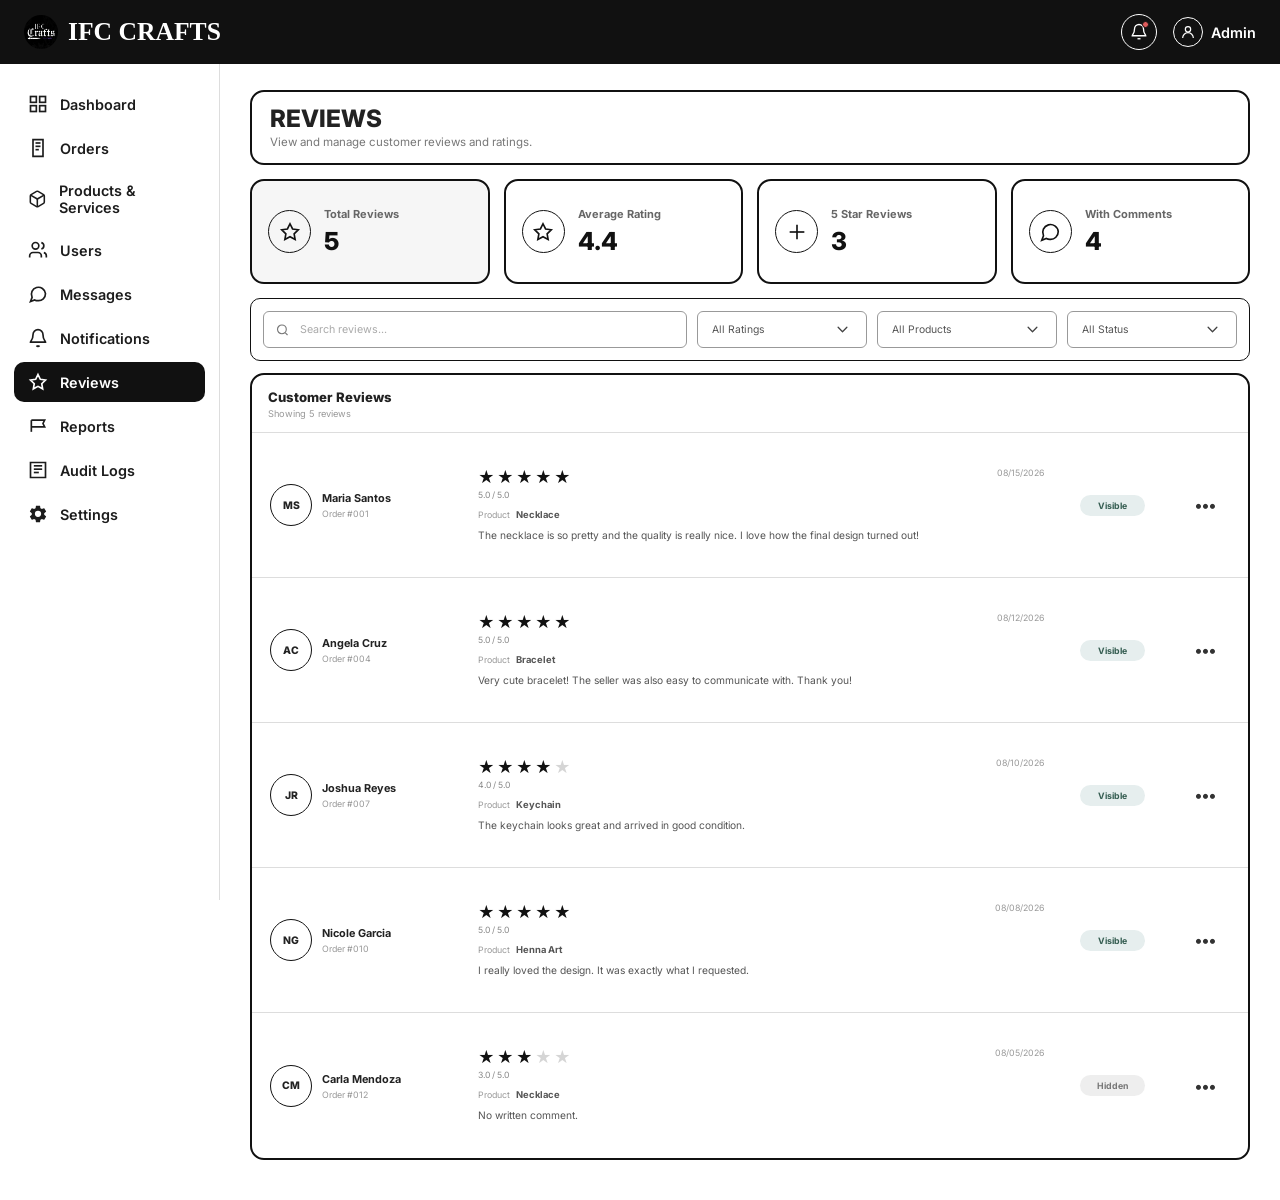
<file: reviews.html>
<!DOCTYPE html>
<html lang="en">

<head>
  <meta charset="UTF-8">
  <meta name="viewport" content="width=device-width, initial-scale=1.0">

  <title>IFC Crafts — Reviews</title>

  <link rel="preconnect" href="https://fonts.googleapis.com">
  <link rel="preconnect" href="https://fonts.gstatic.com" crossorigin>
  <link
    href="https://fonts.googleapis.com/css2?family=Inter:wght@400;500;600;700;800&display=swap"
    rel="stylesheet"
  >

  <link rel="stylesheet" href="styles/reviews.css">
  <link rel="stylesheet" href="styles/mobile-nav.css">
</head>

<body>

  <!-- ==================== TOPBAR ==================== -->

  <header class="topbar">
    <button type="button" class="mobile-menu-button" aria-label="Open navigation" aria-controls="mobileSidebar" aria-expanded="false">☰</button>

    <div class="brand">

      <div class="brand-mark">
        <img
          src="images/ifc_crafts.jpg"
          alt="IFC Crafts"
          class="nav-logo"
        >
      </div>

      <span class="brand-name">
        IFC CRAFTS
      </span>

    </div>


    <div class="topbar-actions">

      <button
        type="button"
        class="icon-btn"
        onclick="window.location.href='notifications.html'"
        aria-label="Notifications"
      >

        <svg
          viewBox="0 0 24 24"
          width="18"
          height="18"
          fill="none"
          stroke="currentColor"
          stroke-width="1.8"
        >
          <path d="M18 8a6 6 0 0 0-12 0c0 7-3 7-3 9h18c0-2-3-2-3-9"/>
          <path d="M10 21h4"/>
        </svg>

        <span class="icon-dot"></span>

      </button>


      <button
        type="button"
        class="profile-chip"
      >

        <span class="avatar">

          <svg
            viewBox="0 0 24 24"
            width="16"
            height="16"
            fill="none"
            stroke="currentColor"
            stroke-width="1.8"
          >
            <circle cx="12" cy="8" r="4"/>
            <path d="M4 21c0-4.4 3.6-8 8-8s8 3.6 8 8"/>
          </svg>

        </span>

        <span>Admin</span>

      </button>

    </div>

  </header>


  <!-- ==================== PAGE SHELL ==================== -->

  <div class="shell">


    <!-- ==================== SIDEBAR ==================== -->

    <aside class="sidebar" id="mobileSidebar">

      <nav class="sidenav">


        <!-- DASHBOARD -->

        <a
          href="index.html"
          class="sidenav-link"
        >

          <svg
            width="20"
            height="20"
            viewBox="0 0 24 24"
            fill="none"
            stroke="currentColor"
            stroke-width="2"
          >
            <rect x="3" y="3" width="7" height="7"></rect>
            <rect x="14" y="3" width="7" height="7"></rect>
            <rect x="3" y="14" width="7" height="7"></rect>
            <rect x="14" y="14" width="7" height="7"></rect>
          </svg>

          <span>Dashboard</span>

        </a>


        <!-- ORDERS -->

        <a
          href="orders.html"
          class="sidenav-link"
        >

          <svg
            width="20"
            height="20"
            viewBox="0 0 24 24"
            fill="none"
            stroke="currentColor"
            stroke-width="2"
          >
            <path d="M6 2h12v20H6z"></path>
            <path d="M9 6h6"></path>
            <path d="M9 10h6"></path>
            <path d="M9 14h4"></path>
          </svg>

          <span>Orders</span>

        </a>


        <!-- PRODUCTS & SERVICES -->

        <a
          href="products_services.html"
          class="sidenav-link"
        >

          <svg
            width="20"
            height="20"
            viewBox="0 0 24 24"
            fill="none"
            stroke="currentColor"
            stroke-width="2"
          >
            <path d="M21 8a2 2 0 0 0-1-1.73l-7-4a2 2 0 0 0-2 0l-7 4A2 2 0 0 0 3 8v8a2 2 0 0 0 1 1.73l7 4a2 2 0 0 0 2 0l7-4A2 2 0 0 0 21 16Z"></path>
            <path d="m3.3 7 8.7 5 8.7-5"></path>
            <path d="M12 22V12"></path>
          </svg>

          <span>Products &amp; Services</span>

        </a>


        <!-- USERS -->

        <a
          href="users.html"
          class="sidenav-link"
        >

          <svg
            width="20"
            height="20"
            viewBox="0 0 24 24"
            fill="none"
            stroke="currentColor"
            stroke-width="2"
          >
            <path d="M16 21v-2a4 4 0 0 0-4-4H6a4 4 0 0 0-4 4v2"></path>
            <circle cx="9" cy="7" r="4"></circle>
            <path d="M22 21v-2a4 4 0 0 0-3-3.87"></path>
            <path d="M16 3.13a4 4 0 0 1 0 7.75"></path>
          </svg>

          <span>Users</span>

        </a>


        <!-- MESSAGES -->

        <a
          href="messages.html"
          class="sidenav-link"
        >

          <svg
            width="20"
            height="20"
            viewBox="0 0 24 24"
            fill="none"
            stroke="currentColor"
            stroke-width="2"
          >
            <path d="M21 11.5a8.38 8.38 0 0 1-9 8.5 8.5 8.5 0 0 1-4-.9L3 21l1.9-4.9A8.5 8.5 0 1 1 21 11.5Z"></path>
            <path d="M8 12h.01"></path>
            <path d="M12 12h.01"></path>
            <path d="M16 12h.01"></path>
          </svg>

          <span>Messages</span>

        </a>


        <!-- NOTIFICATIONS -->

        <a
          href="notifications.html"
          class="sidenav-link"
        >

          <svg
            width="20"
            height="20"
            viewBox="0 0 24 24"
            fill="none"
            stroke="currentColor"
            stroke-width="2"
          >
            <path d="M18 8a6 6 0 0 0-12 0c0 7-3 7-3 9h18c0-2-3-2-3-9"></path>
            <path d="M13.73 21a2 2 0 0 1-3.46 0"></path>
          </svg>

          <span>Notifications</span>

        </a>


        <!-- REVIEWS -->

        <a
          href="reviews.html"
          class="sidenav-link active"
        >

          <svg
            width="20"
            height="20"
            viewBox="0 0 24 24"
            fill="none"
            stroke="currentColor"
            stroke-width="2"
          >
            <path d="m12 3 2.8 5.7 6.2.9-4.5 4.4 1.1 6.2-5.6-3-5.6 3 1.1-6.2L3 9.6l6.2-.9Z"></path>
          </svg>

          <span>Reviews</span>

        </a>


        <!-- REPORTS -->

        <a
          href="reports.html"
          class="sidenav-link"
        >

          <svg
            width="20"
            height="20"
            viewBox="0 0 24 24"
            fill="none"
            stroke="currentColor"
            stroke-width="2"
          >
            <path d="M4 19V5"></path>
            <path d="M4 5h16l-2 4 2 4H4"></path>
          </svg>

          <span>Reports</span>

        </a>


        <!-- AUDIT LOGS -->

        <a
          href="audit_logs.html"
          class="sidenav-link"
        >

          <svg
            width="20"
            height="20"
            viewBox="0 0 24 24"
            fill="none"
            stroke="currentColor"
            stroke-width="2"
          >
            <path d="M3 3h18v18H3z"></path>
            <path d="M7 7h10"></path>
            <path d="M7 11h10"></path>
            <path d="M7 15h6"></path>
          </svg>

          <span>Audit Logs</span>

        </a>


        <!-- SETTINGS -->

        <a
          href="settings.html"
          class="sidenav-link"
        >

          <svg
            width="20"
            height="20"
            viewBox="0 0 24 24"
            fill="currentColor"
          >
            <path d="M19.43 12.98c.04-.32.07-.65.07-.98s-.02-.66-.07-.98l2.11-1.65c.19-.15.24-.42.12-.64l-2-3.46c-.12-.22-.37-.31-.6-.22l-2.49 1c-.52-.4-1.08-.73-1.69-.98L14.5 2.42C14.47 2.18 14.25 2 14 2h-4c-.25 0-.46.18-.5.42L9.12 5.07c-.61.25-1.17.59-1.69.98l-2.49-1c-.23-.08-.48 0-.6.22l-2 3.46c-.13.22-.07.49.12.64l2.11 1.65c-.04.32-.08.65-.08.98s.03.66.08.98l-2.11 1.65c-.19.15-.24.42-.12.64l2 3.46c.12.22.37.31.6.22l2.49-1c.52.4 1.08.73 1.69.98l.38 2.65c.04.24.25.42.5.42h4c.25 0 .46-.18.5-.42l.38-2.65c.61-.25 1.17-.58 1.69-.98l2.49 1c.23.08.48 0 .6-.22l2-3.46c.12-.22.07-.49-.12-.64l-2.11-1.65ZM12 15.5A3.5 3.5 0 1 1 12 8a3.5 3.5 0 0 1 0 7.5Z"/>
          </svg>

          <span>Settings</span>

        </a>

      </nav>

    </aside>


    <!-- ==================== MAIN CONTENT ==================== -->

    <main class="main">

      <!-- ==================== PAGE HEADER ==================== -->

      <section class="page-header">

        <div>
          <h1>REVIEWS</h1>
          <p>View and manage customer reviews and ratings.</p>
        </div>

      </section>


      <!-- ==================== REVIEW STATS ==================== -->

      <section class="review-stats">

        <!-- TOTAL REVIEWS -->

        <button
          type="button"
          class="stat-card active"
          data-rating="all"
        >

          <div class="stat-icon">

            <svg
              viewBox="0 0 24 24"
              width="22"
              height="22"
              fill="none"
              stroke="currentColor"
              stroke-width="1.8"
            >
              <path d="m12 3 2.8 5.7 6.2.9-4.5 4.4 1.1 6.2-5.6-3-5.6 3 1.1-6.2L3 9.6l6.2-.9Z"></path>
            </svg>

          </div>

          <div class="stat-info">
            <span>Total Reviews</span>
            <strong id="totalReviews">0</strong>
          </div>

        </button>


        <!-- AVERAGE RATING -->

        <button
          type="button"
          class="stat-card"
          data-rating="all"
        >

          <div class="stat-icon">

            <svg
              viewBox="0 0 24 24"
              width="22"
              height="22"
              fill="none"
              stroke="currentColor"
              stroke-width="1.8"
            >
              <path d="m12 3 2.8 5.7 6.2.9-4.5 4.4 1.1 6.2-5.6-3-5.6 3 1.1-6.2L3 9.6l6.2-.9Z"></path>
            </svg>

          </div>

          <div class="stat-info">
            <span>Average Rating</span>
            <strong id="averageRating">0.0</strong>
          </div>

        </button>


        <!-- 5 STAR -->

        <button
          type="button"
          class="stat-card"
          data-rating="5"
        >

          <div class="stat-icon">

            <svg
              viewBox="0 0 24 24"
              width="22"
              height="22"
              fill="none"
              stroke="currentColor"
              stroke-width="1.8"
            >
              <path d="M4 12h16"></path>
              <path d="M12 4v16"></path>
            </svg>

          </div>

          <div class="stat-info">
            <span>5 Star Reviews</span>
            <strong id="fiveStarReviews">0</strong>
          </div>

        </button>


        <!-- WITH COMMENTS -->

        <button
          type="button"
          class="stat-card"
          data-rating="comment"
        >

          <div class="stat-icon">

            <svg
              viewBox="0 0 24 24"
              width="22"
              height="22"
              fill="none"
              stroke="currentColor"
              stroke-width="1.8"
            >
              <path d="M21 11.5a8.38 8.38 0 0 1-9 8.5 8.5 8.5 0 0 1-4-.9L3 21l1.9-4.9A8.5 8.5 0 1 1 21 11.5Z"></path>
            </svg>

          </div>

          <div class="stat-info">
            <span>With Comments</span>
            <strong id="commentReviews">0</strong>
          </div>

        </button>

      </section>


      <!-- ==================== FILTER BAR ==================== -->

      <section class="review-toolbar">

        <label class="search-field">

          <svg
            viewBox="0 0 24 24"
            width="16"
            height="16"
            fill="none"
            stroke="currentColor"
            stroke-width="1.8"
          >
            <circle cx="11" cy="11" r="7"></circle>
            <path d="m20 20-3.5-3.5"></path>
          </svg>

          <input
            type="search"
            id="reviewSearch"
            placeholder="Search reviews..."
          >

        </label>


        <select
          class="filter-select"
          id="ratingFilter"
        >
          <option value="all">All Ratings</option>
          <option value="5">5 Stars</option>
          <option value="4">4 Stars</option>
          <option value="3">3 Stars</option>
          <option value="2">2 Stars</option>
          <option value="1">1 Star</option>
        </select>


        <select
          class="filter-select"
          id="productFilter"
        >
          <option value="all">All Products</option>
          <option value="Necklace">Necklace</option>
          <option value="Bracelet">Bracelet</option>
          <option value="Keychain">Keychain</option>
          <option value="Henna Art">Henna Art</option>
        </select>


        <select
          class="filter-select"
          id="statusFilter"
        >
          <option value="all">All Status</option>
          <option value="visible">Visible</option>
          <option value="hidden">Hidden</option>
        </select>

      </section>


      <!-- ==================== REVIEWS PANEL ==================== -->

      <section class="reviews-panel">

        <div class="reviews-panel-header">

          <div>
            <h2>Customer Reviews</h2>
            <p id="reviewResultText">Showing all reviews</p>
          </div>

        </div>


        <div
          class="reviews-list"
          id="reviewsList"
        >
        </div>


        <!-- EMPTY STATE -->

        <div
          class="empty-state"
          id="emptyState"
        >

          <div class="empty-icon">

            <svg
              viewBox="0 0 24 24"
              width="28"
              height="28"
              fill="none"
              stroke="currentColor"
              stroke-width="1.7"
            >
              <path d="m12 3 2.8 5.7 6.2.9-4.5 4.4 1.1 6.2-5.6-3-5.6 3 1.1-6.2L3 9.6l6.2-.9Z"></path>
            </svg>

          </div>

          <strong>No reviews found</strong>

          <span>
            Reviews matching your filters will appear here.
          </span>

        </div>

      </section>

    </main>

  </div>


  <!-- ==================== REVIEW DETAILS MODAL ==================== -->

  <div
    class="modal-overlay"
    id="reviewModal"
  >

    <section class="review-modal">

      <div class="modal-header">

        <div>
          <span class="modal-label">REVIEW DETAILS</span>
          <h2>Customer Review</h2>
        </div>

        <button
          type="button"
          class="modal-close"
          id="closeReviewModal"
        >
          &times;
        </button>

      </div>


      <div class="modal-body">

        <div class="modal-customer">

          <div
            class="customer-avatar large"
            id="modalAvatar"
          >
            MS
          </div>

          <div>

            <strong id="modalCustomer">
              Maria Santos
            </strong>

            <span id="modalDate">
              August 15, 2026
            </span>

          </div>

        </div>


        <div class="modal-detail-grid">

          <div class="modal-detail">
            <span>Order</span>
            <strong id="modalOrder">#001</strong>
          </div>

          <div class="modal-detail">
            <span>Product</span>
            <strong id="modalProduct">Necklace</strong>
          </div>

        </div>


        <div class="modal-review-section">

          <span class="modal-section-label">
            Rating
          </span>

          <div
            class="modal-stars"
            id="modalStars"
          ></div>

        </div>


        <div class="modal-review-section">

          <span class="modal-section-label">
            Customer Review
          </span>

          <p id="modalComment"></p>

        </div>

      </div>


      <div class="modal-actions">

        <button
          type="button"
          class="secondary-btn"
          id="modalVisibilityBtn"
        >
          Hide Review
        </button>

        <button
          type="button"
          class="primary-btn"
          id="modalViewOrderBtn"
        >
          View Order
        </button>

      </div>

    </section>

  </div>


  <script>

    /* ===============================================================
       SAMPLE DATA
       Backend team can replace this later with API/database data.
    =============================================================== */

    let reviews = [
      {
        id: 1,
        customer: "Maria Santos",
        initials: "MS",
        order: "#001",
        product: "Necklace",
        rating: 5,
        comment: "The necklace is so pretty and the quality is really nice. I love how the final design turned out!",
        date: "08/15/2026",
        status: "visible"
      },
      {
        id: 2,
        customer: "Angela Cruz",
        initials: "AC",
        order: "#004",
        product: "Bracelet",
        rating: 5,
        comment: "Very cute bracelet! The seller was also easy to communicate with. Thank you!",
        date: "08/12/2026",
        status: "visible"
      },
      {
        id: 3,
        customer: "Joshua Reyes",
        initials: "JR",
        order: "#007",
        product: "Keychain",
        rating: 4,
        comment: "The keychain looks great and arrived in good condition.",
        date: "08/10/2026",
        status: "visible"
      },
      {
        id: 4,
        customer: "Nicole Garcia",
        initials: "NG",
        order: "#010",
        product: "Henna Art",
        rating: 5,
        comment: "I really loved the design. It was exactly what I requested.",
        date: "08/08/2026",
        status: "visible"
      },
      {
        id: 5,
        customer: "Carla Mendoza",
        initials: "CM",
        order: "#012",
        product: "Necklace",
        rating: 3,
        comment: "",
        date: "08/05/2026",
        status: "hidden"
      }
    ];


    /* ===============================================================
       ELEMENTS
    =============================================================== */

    const reviewsList =
      document.getElementById("reviewsList");

    const reviewSearch =
      document.getElementById("reviewSearch");

    const ratingFilter =
      document.getElementById("ratingFilter");

    const productFilter =
      document.getElementById("productFilter");

    const statusFilter =
      document.getElementById("statusFilter");

    const emptyState =
      document.getElementById("emptyState");

    const reviewResultText =
      document.getElementById("reviewResultText");

    const reviewModal =
      document.getElementById("reviewModal");

    let selectedReviewId = null;
    let specialFilter = null;


    /* ===============================================================
       STAR GENERATOR
    =============================================================== */

    function generateStars(rating) {

      let stars = "";

      for (let i = 1; i <= 5; i++) {

        stars += `
          <span class="star ${i <= rating ? "filled" : ""}">
            ★
          </span>
        `;

      }

      return stars;

    }


    /* ===============================================================
       FILTER REVIEWS
    =============================================================== */

    function getFilteredReviews() {

      const search =
        reviewSearch.value
          .trim()
          .toLowerCase();

      const rating =
        ratingFilter.value;

      const product =
        productFilter.value;

      const status =
        statusFilter.value;


      return reviews.filter(review => {

        const matchesSearch =
          review.customer
            .toLowerCase()
            .includes(search) ||

          review.order
            .toLowerCase()
            .includes(search) ||

          review.product
            .toLowerCase()
            .includes(search) ||

          review.comment
            .toLowerCase()
            .includes(search);


        const matchesRating =
          rating === "all" ||
          review.rating === Number(rating);


        const matchesProduct =
          product === "all" ||
          review.product === product;


        const matchesStatus =
          status === "all" ||
          review.status === status;


        const matchesSpecial =
          specialFilter === "comment"
            ? review.comment.trim() !== ""
            : specialFilter === "5"
            ? review.rating === 5
            : true;


        return (
          matchesSearch &&
          matchesRating &&
          matchesProduct &&
          matchesStatus &&
          matchesSpecial
        );

      });

    }


    /* ===============================================================
       RENDER
    =============================================================== */

    function renderReviews() {

      const filtered =
        getFilteredReviews();

      reviewsList.innerHTML = "";


      emptyState.style.display =
        filtered.length === 0
          ? "flex"
          : "none";


      reviewResultText.textContent =
        filtered.length === 1
          ? "Showing 1 review"
          : `Showing ${filtered.length} reviews`;


      filtered.forEach(review => {

        const reviewItem =
          document.createElement("article");

        reviewItem.className = "review-item";


        reviewItem.innerHTML = `

          <div class="review-customer">

            <div class="customer-avatar">
              ${escapeHTML(review.initials)}
            </div>

            <div class="customer-info">

              <strong>
                ${escapeHTML(review.customer)}
              </strong>

              <span>
                Order ${escapeHTML(review.order)}
              </span>

            </div>

          </div>


          <div class="review-content">

            <div class="review-top">

              <div>

                <div class="stars">
                  ${generateStars(review.rating)}
                </div>

                <span class="rating-text">
                  ${review.rating}.0 / 5.0
                </span>

              </div>

              <span class="review-date">
                ${escapeHTML(review.date)}
              </span>

            </div>


            <div class="review-product">

              <span>Product</span>

              <strong>
                ${escapeHTML(review.product)}
              </strong>

            </div>


            <p class="review-comment">

              ${
                review.comment
                  ? escapeHTML(review.comment)
                  : "No written comment."
              }

            </p>

          </div>


          <div class="review-status-area">

            <span
              class="visibility-badge ${review.status}"
            >
              ${
                review.status === "visible"
                  ? "Visible"
                  : "Hidden"
              }
            </span>

          </div>


          <div class="review-actions">

            <div class="review-menu-wrapper">

              <button
                type="button"
                class="review-more-btn"
                data-menu="${review.id}"
                aria-label="More options"
              >
                •••
              </button>


              <div
                class="review-menu"
                id="review-menu-${review.id}"
              >

                <button
                  type="button"
                  data-action="view"
                  data-id="${review.id}"
                >
                  View Details
                </button>


                <button
                  type="button"
                  data-action="visibility"
                  data-id="${review.id}"
                >
                  ${
                    review.status === "visible"
                      ? "Hide Review"
                      : "Show Review"
                  }
                </button>


                <button
                  type="button"
                  data-action="order"
                  data-id="${review.id}"
                >
                  View Order
                </button>

              </div>

            </div>

          </div>

        `;


        reviewsList.appendChild(
          reviewItem
        );

      });


      updateStats();

    }


    /* ===============================================================
       STATS
    =============================================================== */

    function updateStats() {

      const total =
        reviews.length;


      const totalRating =
        reviews.reduce(
          (sum, review) =>
            sum + review.rating,
          0
        );


      const average =
        total
          ? totalRating / total
          : 0;


      const fiveStars =
        reviews.filter(
          review =>
            review.rating === 5
        ).length;


      const comments =
        reviews.filter(
          review =>
            review.comment.trim() !== ""
        ).length;


      document.getElementById(
        "totalReviews"
      ).textContent =
        total;


      document.getElementById(
        "averageRating"
      ).textContent =
        average.toFixed(1);


      document.getElementById(
        "fiveStarReviews"
      ).textContent =
        fiveStars;


      document.getElementById(
        "commentReviews"
      ).textContent =
        comments;

    }


    /* ===============================================================
       FILTER EVENTS
    =============================================================== */

    reviewSearch.addEventListener(
      "input",
      renderReviews
    );


    ratingFilter.addEventListener(
      "change",
      () => {

        specialFilter = null;

        clearStatActive();

        renderReviews();

      }
    );


    productFilter.addEventListener(
      "change",
      renderReviews
    );


    statusFilter.addEventListener(
      "change",
      renderReviews
    );


    document.querySelectorAll(
      ".stat-card"
    ).forEach(card => {

      card.addEventListener(
        "click",
        () => {

          clearStatActive();

          card.classList.add("active");


          const filter =
            card.dataset.rating;


          if (filter === "5") {

            specialFilter = "5";

            ratingFilter.value = "all";

          }

          else if (filter === "comment") {

            specialFilter = "comment";

            ratingFilter.value = "all";

          }

          else {

            specialFilter = null;

            ratingFilter.value = "all";

          }


          renderReviews();

        }
      );

    });


    function clearStatActive() {

      document.querySelectorAll(
        ".stat-card"
      ).forEach(card => {

        card.classList.remove(
          "active"
        );

      });

    }


    /* ===============================================================
       THREE DOT MENU
    =============================================================== */

    reviewsList.addEventListener(
      "click",
      event => {

        const menuButton =
          event.target.closest(
            ".review-more-btn"
          );


        if (menuButton) {

          event.stopPropagation();


          const id =
            menuButton.dataset.menu;


          const menu =
            document.getElementById(
              `review-menu-${id}`
            );


          document.querySelectorAll(
            ".review-menu"
          ).forEach(item => {

            if (item !== menu) {
              item.classList.remove("open");
            }

          });


          menu.classList.toggle(
            "open"
          );

          return;

        }


        const actionButton =
          event.target.closest(
            "[data-action]"
          );


        if (!actionButton) {
          return;
        }


        event.stopPropagation();


        const id =
          Number(
            actionButton.dataset.id
          );


        const action =
          actionButton.dataset.action;


        if (action === "view") {

          openReviewModal(id);

        }


        if (
          action === "visibility"
        ) {

          toggleVisibility(id);

        }


        if (action === "order") {

          window.location.href =
            "orders.html";

        }

      }
    );


    document.addEventListener(
      "click",
      () => {

        document.querySelectorAll(
          ".review-menu"
        ).forEach(menu => {

          menu.classList.remove(
            "open"
          );

        });

      }
    );


    /* ===============================================================
       VISIBILITY
    =============================================================== */

    function toggleVisibility(id) {

      const review =
        reviews.find(
          item => item.id === id
        );


      if (!review) {
        return;
      }


      review.status =
        review.status === "visible"
          ? "hidden"
          : "visible";


      renderReviews();


      if (
        selectedReviewId === id &&
        reviewModal.classList.contains(
          "open"
        )
      ) {

        updateModalVisibilityButton(
          review
        );

      }

    }


    /* ===============================================================
       REVIEW MODAL
    =============================================================== */

    function openReviewModal(id) {

      const review =
        reviews.find(
          item => item.id === id
        );


      if (!review) {
        return;
      }


      selectedReviewId = id;


      document.getElementById(
        "modalAvatar"
      ).textContent =
        review.initials;


      document.getElementById(
        "modalCustomer"
      ).textContent =
        review.customer;


      document.getElementById(
        "modalDate"
      ).textContent =
        review.date;


      document.getElementById(
        "modalOrder"
      ).textContent =
        review.order;


      document.getElementById(
        "modalProduct"
      ).textContent =
        review.product;


      document.getElementById(
        "modalStars"
      ).innerHTML =
        generateStars(
          review.rating
        );


      document.getElementById(
        "modalComment"
      ).textContent =
        review.comment ||
        "No written comment.";


      updateModalVisibilityButton(
        review
      );


      reviewModal.classList.add(
        "open"
      );


      document.body.classList.add(
        "modal-open"
      );

    }


    function updateModalVisibilityButton(
      review
    ) {

      document.getElementById(
        "modalVisibilityBtn"
      ).textContent =
        review.status === "visible"
          ? "Hide Review"
          : "Show Review";

    }


    function closeReviewModal() {

      reviewModal.classList.remove(
        "open"
      );

      document.body.classList.remove(
        "modal-open"
      );

      selectedReviewId = null;

    }


    document.getElementById(
      "closeReviewModal"
    ).addEventListener(
      "click",
      closeReviewModal
    );


    reviewModal.addEventListener(
      "click",
      event => {

        if (
          event.target ===
          reviewModal
        ) {

          closeReviewModal();

        }

      }
    );


    document.getElementById(
      "modalVisibilityBtn"
    ).addEventListener(
      "click",
      () => {

        if (
          selectedReviewId !== null
        ) {

          toggleVisibility(
            selectedReviewId
          );

        }

      }
    );


    document.getElementById(
      "modalViewOrderBtn"
    ).addEventListener(
      "click",
      () => {

        window.location.href =
          "orders.html";

      }
    );


    document.addEventListener(
      "keydown",
      event => {

        if (
          event.key === "Escape" &&
          reviewModal.classList.contains(
            "open"
          )
        ) {

          closeReviewModal();

        }

      }
    );


    /* ===============================================================
       ESCAPE HTML
    =============================================================== */

    function escapeHTML(value) {

      const div =
        document.createElement("div");

      div.textContent =
        String(value ?? "");

      return div.innerHTML;

    }


    /* ===============================================================
       INITIAL LOAD
    =============================================================== */

    renderReviews();

  </script>

  <div class="mobile-nav-backdrop" aria-hidden="true"></div>
  <script src="mobile-nav.js"></script>
</body>
</html>
</file>
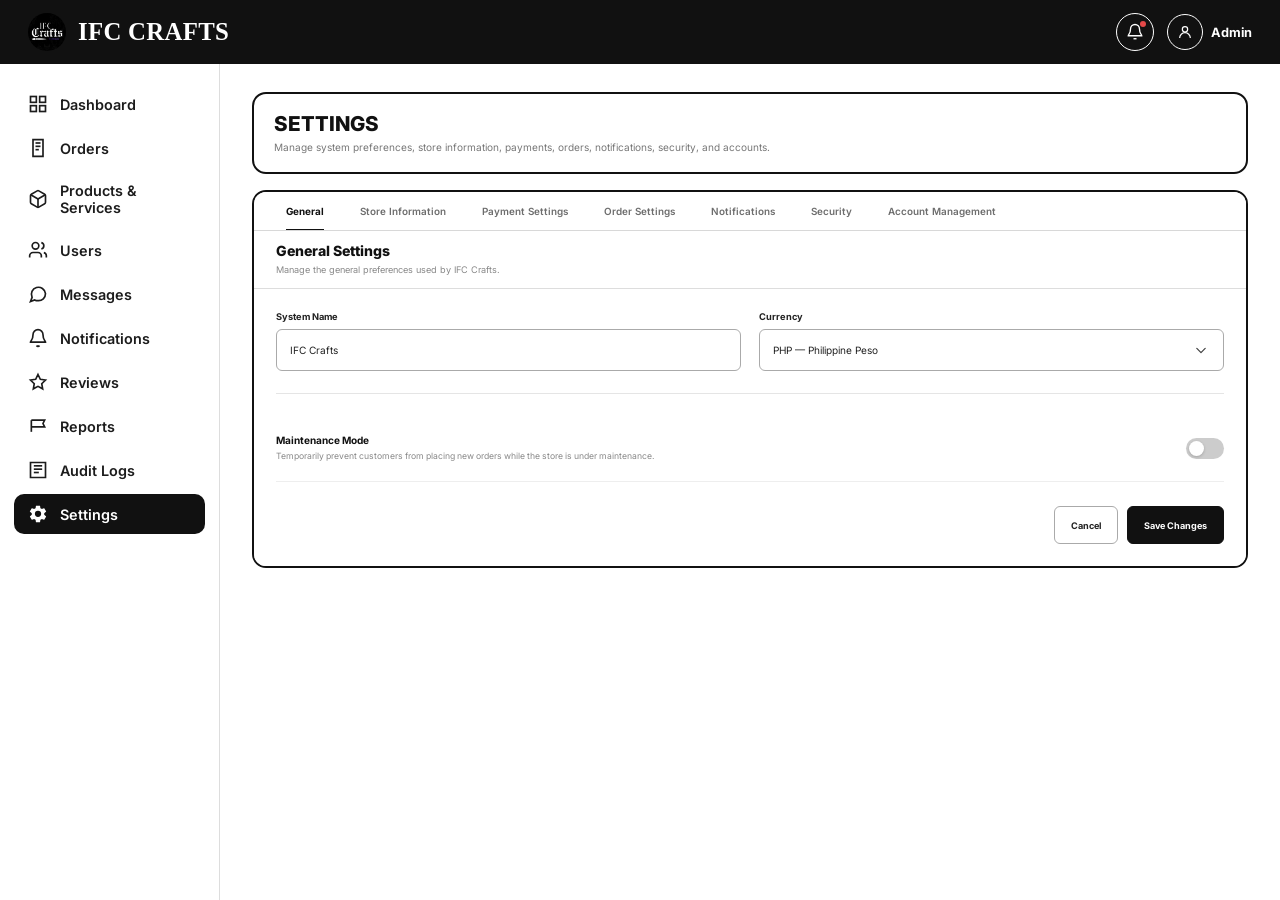
<file: settings.html>
<!DOCTYPE html>
<html lang="en">

<head>
  <meta charset="UTF-8">
  <meta name="viewport" content="width=device-width, initial-scale=1.0">

  <title>IFC Crafts — Settings</title>

  <link rel="preconnect" href="https://fonts.googleapis.com">
  <link rel="preconnect" href="https://fonts.gstatic.com" crossorigin>

  <link
    href="https://fonts.googleapis.com/css2?family=Inter:wght@400;500;600;700;800&display=swap"
    rel="stylesheet"
  >

  <link rel="stylesheet" href="styles/settings.css">
  <link rel="stylesheet" href="styles/mobile-nav.css">
</head>

<body>

  <!-- =========================================================
       TOPBAR
  ========================================================== -->

  <header class="topbar">
    <button type="button" class="mobile-menu-button" aria-label="Open navigation" aria-controls="mobileSidebar" aria-expanded="false">☰</button>

    <div class="brand">

      <div class="brand-mark">
        <img
          src="images/ifc_crafts.jpg"
          alt="IFC Crafts"
          class="nav-logo"
        >
      </div>

      <span class="brand-name">
        IFC CRAFTS
      </span>

    </div>


    <div class="topbar-actions">

      <button
        type="button"
        class="icon-btn"
        onclick="window.location.href='notifications.html'"
        aria-label="Notifications"
      >

        <svg
          viewBox="0 0 24 24"
          width="18"
          height="18"
          fill="none"
          stroke="currentColor"
          stroke-width="1.8"
        >
          <path d="M18 8a6 6 0 0 0-12 0c0 7-3 7-3 9h18c0-2-3-2-3-9"/>
          <path d="M10 21h4"/>
        </svg>

        <span class="icon-dot"></span>

      </button>


      <button
        type="button"
        class="profile-chip"
      >

        <span class="avatar">

          <svg
            viewBox="0 0 24 24"
            width="16"
            height="16"
            fill="none"
            stroke="currentColor"
            stroke-width="1.8"
          >
            <circle cx="12" cy="8" r="4"/>
            <path d="M4 21c0-4.4 3.6-8 8-8s8 3.6 8 8"/>
          </svg>

        </span>

        <span>Admin</span>

      </button>

    </div>

  </header>


  <!-- =========================================================
       PAGE SHELL
  ========================================================== -->

  <div class="shell">


    <!-- =======================================================
         SIDEBAR
    ======================================================== -->

    <aside class="sidebar" id="mobileSidebar">

      <nav class="sidenav">

        <a href="index.html" class="sidenav-link">

          <svg
            width="20"
            height="20"
            viewBox="0 0 24 24"
            fill="none"
            stroke="currentColor"
            stroke-width="2"
          >
            <rect x="3" y="3" width="7" height="7"></rect>
            <rect x="14" y="3" width="7" height="7"></rect>
            <rect x="3" y="14" width="7" height="7"></rect>
            <rect x="14" y="14" width="7" height="7"></rect>
          </svg>

          <span>Dashboard</span>

        </a>


        <a href="orders.html" class="sidenav-link">

          <svg
            width="20"
            height="20"
            viewBox="0 0 24 24"
            fill="none"
            stroke="currentColor"
            stroke-width="2"
          >
            <path d="M6 2h12v20H6z"></path>
            <path d="M9 6h6"></path>
            <path d="M9 10h6"></path>
            <path d="M9 14h4"></path>
          </svg>

          <span>Orders</span>

        </a>


        <a href="products_services.html" class="sidenav-link">

          <svg
            width="20"
            height="20"
            viewBox="0 0 24 24"
            fill="none"
            stroke="currentColor"
            stroke-width="2"
          >
            <path d="M21 8a2 2 0 0 0-1-1.73l-7-4a2 2 0 0 0-2 0l-7 4A2 2 0 0 0 3 8v8a2 2 0 0 0 1 1.73l7 4a2 2 0 0 0 2 0l7-4A2 2 0 0 0 21 16Z"></path>
            <path d="m3.3 7 8.7 5 8.7-5"></path>
            <path d="M12 22V12"></path>
          </svg>

          <span>Products &amp; Services</span>

        </a>


        <a href="users.html" class="sidenav-link">

          <svg
            width="20"
            height="20"
            viewBox="0 0 24 24"
            fill="none"
            stroke="currentColor"
            stroke-width="2"
          >
            <path d="M16 21v-2a4 4 0 0 0-4-4H6a4 4 0 0 0-4 4v2"></path>
            <circle cx="9" cy="7" r="4"></circle>
            <path d="M22 21v-2a4 4 0 0 0-3-3.87"></path>
            <path d="M16 3.13a4 4 0 0 1 0 7.75"></path>
          </svg>

          <span>Users</span>

        </a>


        <a href="messages.html" class="sidenav-link">

          <svg
            width="20"
            height="20"
            viewBox="0 0 24 24"
            fill="none"
            stroke="currentColor"
            stroke-width="2"
          >
            <path d="M21 11.5a8.38 8.38 0 0 1-9 8.5 8.5 8.5 0 0 1-4-.9L3 21l1.9-4.9A8.5 8.5 0 1 1 21 11.5Z"></path>
            <path d="M8 12h.01"></path>
            <path d="M12 12h.01"></path>
            <path d="M16 12h.01"></path>
          </svg>

          <span>Messages</span>

        </a>


        <a href="notifications.html" class="sidenav-link">

          <svg
            width="20"
            height="20"
            viewBox="0 0 24 24"
            fill="none"
            stroke="currentColor"
            stroke-width="2"
          >
            <path d="M18 8a6 6 0 0 0-12 0c0 7-3 7-3 9h18c0-2-3-2-3-9"></path>
            <path d="M13.73 21a2 2 0 0 1-3.46 0"></path>
          </svg>

          <span>Notifications</span>

        </a>


        <a href="reviews.html" class="sidenav-link">

          <svg
            width="20"
            height="20"
            viewBox="0 0 24 24"
            fill="none"
            stroke="currentColor"
            stroke-width="2"
          >
            <path d="m12 3 2.8 5.7 6.2.9-4.5 4.4 1.1 6.2-5.6-3-5.6 3 1.1-6.2L3 9.6l6.2-.9Z"></path>
          </svg>

          <span>Reviews</span>

        </a>


        <a href="reports.html" class="sidenav-link">

          <svg
            width="20"
            height="20"
            viewBox="0 0 24 24"
            fill="none"
            stroke="currentColor"
            stroke-width="2"
          >
            <path d="M4 19V5"></path>
            <path d="M4 5h16l-2 4 2 4H4"></path>
          </svg>

          <span>Reports</span>

        </a>


        <a href="audit_logs.html" class="sidenav-link">

          <svg
            width="20"
            height="20"
            viewBox="0 0 24 24"
            fill="none"
            stroke="currentColor"
            stroke-width="2"
          >
            <path d="M3 3h18v18H3z"></path>
            <path d="M7 7h10"></path>
            <path d="M7 11h10"></path>
            <path d="M7 15h6"></path>
          </svg>

          <span>Audit Logs</span>

        </a>


        <a href="settings.html" class="sidenav-link active">

          <svg
            width="20"
            height="20"
            viewBox="0 0 24 24"
            fill="currentColor"
          >
            <path d="M19.43 12.98c.04-.32.07-.65.07-.98s-.02-.66-.07-.98l2.11-1.65c.19-.15.24-.42.12-.64l-2-3.46c-.12-.22-.37-.31-.6-.22l-2.49 1c-.52-.4-1.08-.73-1.69-.98L14.5 2.42C14.47 2.18 14.25 2 14 2h-4c-.25 0-.46.18-.5.42L9.12 5.07c-.61.25-1.17.59-1.69.98l-2.49-1c-.23-.08-.48 0-.6.22l-2 3.46c-.13.22-.07.49.12.64l2.11 1.65c-.04.32-.08.65-.08.98s.03.66.08.98l-2.11 1.65c-.19.15-.24.42-.12.64l2 3.46c.12.22.37.31.6.22l2.49-1c.52.4 1.08.73 1.69.98l.38 2.65c.04.24.25.42.5.42h4c.25 0 .46-.18.5-.42l.38-2.65c.61-.25 1.17-.58 1.69-.98l2.49 1c.23.08.48 0 .6-.22l2-3.46c.12-.22.07-.49-.12-.64l-2.11-1.65ZM12 15.5A3.5 3.5 0 1 1 12 8a3.5 3.5 0 0 1 0 7.5Z"/>
          </svg>

          <span>Settings</span>

        </a>

      </nav>

    </aside>


    <!-- =======================================================
         MAIN
    ======================================================== -->

    <main class="main">

      <section class="page-header">

        <div>
          <h1>SETTINGS</h1>
          <p>Manage system preferences, store information, payments, orders, notifications, security, and accounts.</p>
        </div>

      </section>


      <section class="settings-container">

        <!-- SETTINGS TABS -->

        <div class="settings-tabs">

          <button type="button" class="settings-tab active" data-target="generalSection">
            General
          </button>

          <button type="button" class="settings-tab" data-target="businessSection">
            Store Information
          </button>

          <button type="button" class="settings-tab" data-target="paymentSection">
            Payment Settings
          </button>

          <button type="button" class="settings-tab" data-target="orderSection">
            Order Settings
          </button>

          <button type="button" class="settings-tab" data-target="notificationSection">
            Notifications
          </button>

          <button type="button" class="settings-tab" data-target="securitySection">
            Security
          </button>

          <button type="button" class="settings-tab" data-target="accountSection">
            Account Management
          </button>

        </div>


        <div class="settings-content">


          <!-- =================================================
               GENERAL
          ================================================== -->

          <section class="settings-panel active" id="generalSection">

            <div class="panel-heading">
              <div>
                <h2>General Settings</h2>
                <p>Manage the general preferences used by IFC Crafts.</p>
              </div>
            </div>


            <form class="settings-form" id="generalForm">

              <div class="form-grid">

                <div class="form-group">

                  <label for="systemName">
                    System Name
                  </label>

                  <input
                    type="text"
                    id="systemName"
                    name="systemName"
                    value="IFC Crafts"
                    placeholder="Enter system name"
                  >

                </div>


                <div class="form-group">

                  <label for="currency">
                    Currency
                  </label>

                  <select id="currency" name="currency">
                    <option value="PHP">
                      PHP — Philippine Peso
                    </option>
                  </select>

                </div>

              </div>


              <div class="settings-divider"></div>


              <div class="setting-row">

                <div>

                  <strong>
                    Maintenance Mode
                  </strong>

                  <p>
                    Temporarily prevent customers from placing new orders while the store is under maintenance.
                  </p>

                </div>


                <label class="switch">

                  <input
                    type="checkbox"
                    id="maintenanceMode"
                    name="maintenanceMode"
                  >

                  <span class="slider"></span>

                </label>

              </div>


              <div class="form-actions">

                <button type="reset" class="secondary-btn">
                  Cancel
                </button>

                <button type="submit" class="primary-btn">
                  Save Changes
                </button>

              </div>

            </form>

          </section>


          <!-- =================================================
               STORE INFORMATION
          ================================================== -->

          <section class="settings-panel" id="businessSection">

            <div class="panel-heading">

              <div>
                <h2>Store Information</h2>
                <p>Manage the business information displayed for IFC Crafts.</p>
              </div>

            </div>


            <form class="settings-form" id="businessForm">

              <div class="logo-setting">

                <div class="business-logo-preview">

                  <img
                    src="images/ifc_crafts.jpg"
                    alt="IFC Crafts Logo"
                    id="businessLogoPreview"
                  >

                </div>


                <div class="logo-info">

                  <strong>
                    Business Logo
                  </strong>

                  <span>
                    Recommended image size: 500 × 500 pixels.
                  </span>


                  <div class="logo-actions">

                    <label
                      for="businessLogoInput"
                      class="secondary-btn"
                    >
                      Change Logo
                    </label>

                    <input
                      type="file"
                      id="businessLogoInput"
                      accept="image/png,image/jpeg,image/webp"
                      hidden
                    >

                    <button
                      type="button"
                      class="text-btn"
                      id="removeLogoBtn"
                    >
                      Remove
                    </button>

                  </div>

                </div>

              </div>


              <div class="settings-divider"></div>


              <div class="form-grid">

                <div class="form-group">

                  <label for="businessName">
                    Business Name
                  </label>

                  <input
                    type="text"
                    id="businessName"
                    name="businessName"
                    value="IFC Crafts"
                    placeholder="Enter business name"
                  >

                </div>


                <div class="form-group">

                  <label for="businessEmail">
                    Business Email
                  </label>

                  <input
                    type="email"
                    id="businessEmail"
                    name="businessEmail"
                    placeholder="Enter business email"
                  >

                </div>


                <div class="form-group">

                  <label for="businessPhone">
                    Contact Number
                  </label>

                  <input
                    type="tel"
                    id="businessPhone"
                    name="businessPhone"
                    placeholder="Enter contact number"
                  >

                </div>


                <div class="form-group">

                  <label for="businessFacebook">
                    Facebook Page
                  </label>

                  <input
                    type="text"
                    id="businessFacebook"
                    name="businessFacebook"
                    placeholder="Enter Facebook page"
                  >

                </div>


                <div class="form-group full-width">

                  <label for="businessAddress">
                    Business Address
                  </label>

                  <textarea
                    id="businessAddress"
                    name="businessAddress"
                    rows="3"
                    placeholder="Enter business address"
                  ></textarea>

                </div>


                <div class="form-group full-width">

                  <label for="businessDescription">
                    Business Description
                  </label>

                  <textarea
                    id="businessDescription"
                    name="businessDescription"
                    rows="4"
                    placeholder="Enter a short description about IFC Crafts"
                  ></textarea>

                </div>

              </div>


              <div class="form-actions">

                <button type="reset" class="secondary-btn">
                  Cancel
                </button>

                <button type="submit" class="primary-btn">
                  Save Changes
                </button>

              </div>

            </form>

          </section>


          <!-- =================================================
               PAYMENT SETTINGS
          ================================================== -->

          <section class="settings-panel" id="paymentSection">

            <div class="panel-heading">

              <div>
                <h2>Payment Settings</h2>
                <p>Manage the GCash payment information used for customer orders.</p>
              </div>

            </div>


            <form class="settings-form" id="paymentForm">

              <div class="payment-method">

                <div class="payment-method-header">

                  <div class="payment-name">

                    <div class="payment-icon">
                      ₱
                    </div>

                    <div>

                      <strong>
                        GCash
                      </strong>

                      <span>
                        Payment method accepted for IFC Crafts orders.
                      </span>

                    </div>

                  </div>


                  <span class="payment-status">
                    Active
                  </span>

                </div>


                <div class="payment-fields">

                  <div class="form-group">

                    <label for="gcashName">
                      GCash Account Name
                    </label>

                    <input
                      type="text"
                      id="gcashName"
                      name="gcashName"
                      placeholder="Enter GCash account name"
                    >

                  </div>


                  <div class="form-group">

                    <label for="gcashNumber">
                      GCash Number
                    </label>

                    <input
                      type="tel"
                      id="gcashNumber"
                      name="gcashNumber"
                      placeholder="09XXXXXXXXX"
                      maxlength="11"
                    >

                  </div>

                </div>

              </div>


              <div class="settings-divider"></div>


              <div class="setting-row">

                <div>

                  <strong>
                    Require Proof of Payment
                  </strong>

                  <p>
                    Customers must upload their GCash payment receipt or screenshot before payment verification.
                  </p>

                </div>

                <label class="switch">

                  <input
                    type="checkbox"
                    id="paymentProofRequired"
                    name="paymentProofRequired"
                    checked
                  >

                  <span class="slider"></span>

                </label>

              </div>


              <div class="setting-row">

                <div>

                  <strong>
                    Manual Payment Verification
                  </strong>

                  <p>
                    GCash payments must be reviewed by the administrator before the order proceeds.
                  </p>

                </div>

                <label class="switch">

                  <input
                    type="checkbox"
                    id="manualPaymentVerification"
                    name="manualPaymentVerification"
                    checked
                  >

                  <span class="slider"></span>

                </label>

              </div>


              <div class="form-actions">

                <button type="reset" class="secondary-btn">
                  Cancel
                </button>

                <button type="submit" class="primary-btn">
                  Save Changes
                </button>

              </div>

            </form>

          </section>


          <!-- =================================================
               ORDER SETTINGS
          ================================================== -->

          <section class="settings-panel" id="orderSection">

            <div class="panel-heading">

              <div>
                <h2>Order Settings</h2>
                <p>Configure how customer orders are handled.</p>
              </div>

            </div>


            <form class="settings-form" id="orderForm">

              <div class="form-grid">

                <div class="form-group">

                  <label for="orderPrefix">
                    Order Number Prefix
                  </label>

                  <input
                    type="text"
                    id="orderPrefix"
                    name="orderPrefix"
                    value="IFC"
                    placeholder="Example: IFC"
                  >

                  <small>
                    Example: IFC-0001
                  </small>

                </div>


                <div class="form-group">

                  <label for="defaultOrderStatus">
                    Default Order Status
                  </label>

                  <select
                    id="defaultOrderStatus"
                    name="defaultOrderStatus"
                  >
                    <option value="Pending">
                      Pending
                    </option>

                    <option value="Processing">
                      Processing
                    </option>
                  </select>

                </div>


                <div class="form-group">

                  <label for="minimumOrder">
                    Minimum Order Amount
                  </label>

                  <div class="input-prefix">

                    <span>₱</span>

                    <input
                      type="number"
                      id="minimumOrder"
                      name="minimumOrder"
                      min="0"
                      value="0"
                    >

                  </div>

                </div>

              </div>


              <div class="settings-divider"></div>


              <div class="setting-row">

                <div>

                  <strong>
                    Allow Order Cancellation
                  </strong>

                  <p>
                    Allow customers to request cancellation while their order is still pending.
                  </p>

                </div>

                <label class="switch">

                  <input
                    type="checkbox"
                    id="allowCancellation"
                    name="allowCancellation"
                    checked
                  >

                  <span class="slider"></span>

                </label>

              </div>


              <div class="setting-row">

                <div>

                  <strong>
                    Require Payment Verification
                  </strong>

                  <p>
                    Payments must be verified by an administrator before processing an order.
                  </p>

                </div>

                <label class="switch">

                  <input
                    type="checkbox"
                    id="requireVerification"
                    name="requireVerification"
                    checked
                  >

                  <span class="slider"></span>

                </label>

              </div>


              <div class="form-actions">

                <button type="reset" class="secondary-btn">
                  Cancel
                </button>

                <button type="submit" class="primary-btn">
                  Save Changes
                </button>

              </div>

            </form>

          </section>


          <!-- =================================================
               NOTIFICATIONS
          ================================================== -->

          <section class="settings-panel" id="notificationSection">

            <div class="panel-heading">

              <div>
                <h2>Notification Preferences</h2>
                <p>Choose which system activities should notify the administrator.</p>
              </div>

            </div>


            <form class="settings-form" id="notificationForm">

              <div class="setting-row">

                <div>

                  <strong>New Orders</strong>

                  <p>
                    Receive a notification whenever a customer places a new order.
                  </p>

                </div>

                <label class="switch">
                  <input
                    type="checkbox"
                    id="newOrderNotification"
                    name="newOrderNotification"
                    checked
                  >
                  <span class="slider"></span>
                </label>

              </div>


              <div class="setting-row">

                <div>

                  <strong>New Messages</strong>

                  <p>
                    Receive a notification whenever a customer sends a new message.
                  </p>

                </div>

                <label class="switch">
                  <input
                    type="checkbox"
                    id="messageNotification"
                    name="messageNotification"
                    checked
                  >
                  <span class="slider"></span>
                </label>

              </div>


              <div class="setting-row">

                <div>

                  <strong>Payment Submitted</strong>

                  <p>
                    Notify the administrator when a customer submits GCash payment proof.
                  </p>

                </div>

                <label class="switch">
                  <input
                    type="checkbox"
                    id="paymentNotification"
                    name="paymentNotification"
                    checked
                  >
                  <span class="slider"></span>
                </label>

              </div>


              <div class="setting-row">

                <div>

                  <strong>New Reviews</strong>

                  <p>
                    Receive a notification whenever a customer submits a review.
                  </p>

                </div>

                <label class="switch">
                  <input
                    type="checkbox"
                    id="reviewNotification"
                    name="reviewNotification"
                    checked
                  >
                  <span class="slider"></span>
                </label>

              </div>


              <div class="setting-row">

                <div>

                  <strong>Low Stock Alerts</strong>

                  <p>
                    Notify the administrator when a product reaches the low-stock threshold.
                  </p>

                </div>

                <label class="switch">
                  <input
                    type="checkbox"
                    id="stockNotification"
                    name="stockNotification"
                    checked
                  >
                  <span class="slider"></span>
                </label>

              </div>


              <div class="form-actions">

                <button type="reset" class="secondary-btn">
                  Cancel
                </button>

                <button type="submit" class="primary-btn">
                  Save Changes
                </button>

              </div>

            </form>

          </section>


          <!-- =================================================
               SECURITY
          ================================================== -->

          <section class="settings-panel" id="securitySection">

            <div class="panel-heading">

              <div>
                <h2>Security</h2>
                <p>Manage administrator password and account security.</p>
              </div>

            </div>


            <form class="settings-form" id="passwordForm">

              <div class="security-heading">

                <h3>
                  Change Password
                </h3>

                <p>
                  Use a strong password to keep the administrator account secure.
                </p>

              </div>


              <div class="form-grid single-column">

                <div class="form-group">

                  <label for="currentPassword">
                    Current Password
                  </label>

                  <div class="password-field">

                    <input
                      type="password"
                      id="currentPassword"
                      name="currentPassword"
                      autocomplete="current-password"
                      placeholder="Enter current password"
                    >

                    <button
                      type="button"
                      class="password-toggle"
                      data-password-target="currentPassword"
                      aria-label="Show password"
                    >

                      <svg viewBox="0 0 24 24">
                        <path d="M2 12s3.5-6 10-6 10 6 10 6-3.5 6-10 6S2 12 2 12Z"></path>
                        <circle cx="12" cy="12" r="3"></circle>
                      </svg>

                    </button>

                  </div>

                </div>


                <div class="form-group">

                  <label for="newPassword">
                    New Password
                  </label>

                  <div class="password-field">

                    <input
                      type="password"
                      id="newPassword"
                      name="newPassword"
                      autocomplete="new-password"
                      placeholder="Enter new password"
                    >

                    <button
                      type="button"
                      class="password-toggle"
                      data-password-target="newPassword"
                      aria-label="Show password"
                    >

                      <svg viewBox="0 0 24 24">
                        <path d="M2 12s3.5-6 10-6 10 6 10 6-3.5 6-10 6S2 12 2 12Z"></path>
                        <circle cx="12" cy="12" r="3"></circle>
                      </svg>

                    </button>

                  </div>

                  <small>
                    Use at least 8 characters.
                  </small>

                </div>


                <div class="form-group">

                  <label for="confirmPassword">
                    Confirm New Password
                  </label>

                  <div class="password-field">

                    <input
                      type="password"
                      id="confirmPassword"
                      name="confirmPassword"
                      autocomplete="new-password"
                      placeholder="Confirm new password"
                    >

                    <button
                      type="button"
                      class="password-toggle"
                      data-password-target="confirmPassword"
                      aria-label="Show password"
                    >

                      <svg viewBox="0 0 24 24">
                        <path d="M2 12s3.5-6 10-6 10 6 10 6-3.5 6-10 6S2 12 2 12Z"></path>
                        <circle cx="12" cy="12" r="3"></circle>
                      </svg>

                    </button>

                  </div>

                </div>

              </div>


              <div class="form-actions">

                <button type="reset" class="secondary-btn">
                  Cancel
                </button>

                <button type="submit" class="primary-btn">
                  Update Password
                </button>

              </div>

            </form>


            <div class="settings-divider outside-divider"></div>


            <div class="security-option">

              <div>

                <strong>
                  Login Activity
                </strong>

                <p>
                  Administrator login and security activities are recorded in Audit Logs.
                </p>

              </div>

              <button
                type="button"
                class="secondary-btn"
                onclick="window.location.href='audit-logs.html'"
              >
                View Audit Logs
              </button>

            </div>

          </section>


          <!-- =================================================
               ACCOUNT MANAGEMENT
          ================================================== -->

          <section class="settings-panel" id="accountSection">

            <div class="panel-heading">

              <div>
                <h2>Account Management</h2>
                <p>Create administrator accounts and manage access for registered users.</p>
              </div>

            </div>


            <!-- CURRENT ADMIN PROFILE -->

            <div class="account-management-section">

              <div class="management-section-header">

                <div>

                  <h3>
                    Current Admin Profile
                  </h3>

                  <p>
                    Manage the profile information of the currently signed-in administrator.
                  </p>

                </div>

              </div>


              <form id="accountForm">

                <div class="account-profile">

                  <div class="large-avatar">

                    <svg
                      viewBox="0 0 24 24"
                      width="30"
                      height="30"
                      fill="none"
                      stroke="currentColor"
                      stroke-width="1.6"
                    >
                      <circle cx="12" cy="8" r="4"></circle>
                      <path d="M4 21c0-4.4 3.6-8 8-8s8 3.6 8 8"></path>
                    </svg>

                  </div>

                  <div>

                    <strong>
                      Administrator
                    </strong>

                    <span>
                      IFC Crafts Admin Account
                    </span>

                  </div>

                </div>


                <div class="form-grid">

                  <div class="form-group">

                    <label for="adminName">
                      Admin Name
                    </label>

                    <input
                      type="text"
                      id="adminName"
                      name="adminName"
                      value="Admin"
                      placeholder="Enter admin name"
                    >

                  </div>


                  <div class="form-group">

                    <label for="adminEmail">
                      Email Address
                    </label>

                    <input
                      type="email"
                      id="adminEmail"
                      name="adminEmail"
                      placeholder="Enter admin email"
                    >

                  </div>

                </div>


                <div class="form-actions">

                  <button
                    type="reset"
                    class="secondary-btn"
                  >
                    Cancel
                  </button>

                  <button
                    type="submit"
                    class="primary-btn"
                  >
                    Save Changes
                  </button>

                </div>

              </form>

            </div>


            <div class="account-section-divider"></div>


            <!-- ADMIN ACCOUNTS -->

            <div class="account-management-section">

              <div class="management-section-header">

                <div>

                  <h3>
                    Admin Accounts
                  </h3>

                  <p>
                    Create and manage administrator accounts for IFC Crafts.
                  </p>

                </div>


                <button
                  type="button"
                  class="primary-btn"
                  id="openCreateAdminBtn"
                >
                  + Create Admin Account
                </button>

              </div>


              <div class="account-table-wrapper">

                <table class="account-table">

                  <thead>

                    <tr>
                      <th>Admin</th>
                      <th>Email Address</th>
                      <th>Role</th>
                      <th>Status</th>
                      <th class="action-column">Actions</th>
                    </tr>

                  </thead>


                  <tbody id="adminAccountsTable">

                    <tr data-account-status="active">

                      <td>

                        <div class="account-person">

                          <div class="account-avatar">
                            A
                          </div>

                          <div>
                            <strong>Admin</strong>
                            <span>Current Account</span>
                          </div>

                        </div>

                      </td>

                      <td>admin@ifccrafts.com</td>

                      <td>Administrator</td>

                      <td>
                        <span class="account-status active">
                          Active
                        </span>
                      </td>

                      <td class="action-column">

                        <div class="account-action-menu">

                          <button
                            type="button"
                            class="view-account-btn"
                            data-name="Admin"
                            data-email="admin@ifccrafts.com"
                            data-role="Administrator"
                            data-status="Active"
                          >
                            View Details
                          </button>

                          <button
                            type="button"
                            class="toggle-account-btn danger-action"
                            data-account-type="Admin"
                          >
                            Disable Account
                          </button>

                        </div>

                        </div>

                      </td>

                    </tr>


                    <tr data-account-status="active">

                      <td>

                        <div class="account-person">

                          <div class="account-avatar">
                            J
                          </div>

                          <div>
                            <strong>Juan Dela Cruz</strong>
                            <span>Administrator</span>
                          </div>

                        </div>

                      </td>

                      <td>juan@ifccrafts.com</td>

                      <td>Administrator</td>

                      <td>
                        <span class="account-status active">
                          Active
                        </span>
                      </td>

                      <td class="action-column">

                        <div class="account-actions">

                          <button
                            type="button"
                            class="table-action-btn"
                            data-menu-button
                            aria-label="Admin actions"
                          >
                            ⋮
                          </button>

                          <div class="account-action-menu">

                            <button
                              type="button"
                              class="view-account-btn"
                              data-name="Juan Dela Cruz"
                              data-email="juan@ifccrafts.com"
                              data-role="Administrator"
                              data-status="Active"
                            >
                              View Details
                            </button>

                            <button
                              type="button"
                              class="toggle-account-btn danger-action"
                              data-account-type="Admin"
                            >
                              Disable Account
                            </button>

                          </div>

                        </div>

                      </td>

                    </tr>

                  </tbody>

                </table>

              </div>

            </div>


            <div class="account-section-divider"></div>


            <!-- USER ACCOUNTS -->

            <div class="account-management-section">

              <div class="management-section-header">

                <div>

                  <h3>
                    User Accounts
                  </h3>

                  <p>
                    Manage access for registered customer accounts.
                  </p>

                </div>

              </div>


              <div class="user-account-toolbar">

                <div class="account-search">

                  <svg
                    viewBox="0 0 24 24"
                    width="16"
                    height="16"
                    fill="none"
                    stroke="currentColor"
                    stroke-width="1.8"
                  >
                    <circle cx="11" cy="11" r="7"></circle>
                    <path d="m20 20-3.5-3.5"></path>
                  </svg>

                  <input
                    type="text"
                    id="userAccountSearch"
                    placeholder="Search user name or email..."
                  >

                </div>


                <select
                  class="account-filter"
                  id="userStatusFilter"
                >

                  <option value="all">
                    All Status
                  </option>

                  <option value="active">
                    Active
                  </option>

                  <option value="disabled">
                    Disabled
                  </option>

                </select>

              </div>


              <div class="account-table-wrapper">

                <table class="account-table">

                  <thead>

                    <tr>
                      <th>User</th>
                      <th>Email Address</th>
                      <th>Contact No.</th>
                      <th>Status</th>
                      <th class="action-column">Actions</th>
                    </tr>

                  </thead>


                  <tbody id="userAccountsTable">

                    <tr data-account-status="active">

                      <td>

                        <div class="account-person">

                          <div class="account-avatar">
                            M
                          </div>

                          <div>
                            <strong>Maria Santos</strong>
                            <span>Customer</span>
                          </div>

                        </div>

                      </td>

                      <td>maria@email.com</td>

                      <td>09123456789</td>

                      <td>
                        <span class="account-status active">
                          Active
                        </span>
                      </td>

                      <td class="action-column">

                        <div class="account-actions">

                          <button
                            type="button"
                            class="table-action-btn"
                            data-menu-button
                            aria-label="User actions"
                          >
                            ⋮
                          </button>

                          <div class="account-action-menu">

                            <button
                              type="button"
                              class="view-account-btn"
                              data-name="Maria Santos"
                              data-email="maria@email.com"
                              data-contact="09123456789"
                              data-role="Customer"
                              data-status="Active"
                            >
                              View Details
                            </button>

                            <button
                              type="button"
                              class="toggle-account-btn danger-action"
                              data-account-type="User"
                            >
                              Disable Account
                            </button>

                          </div>

                        </div>

                      </td>

                    </tr>


                    <tr data-account-status="active">

                      <td>

                        <div class="account-person">

                          <div class="account-avatar">
                            J
                          </div>

                          <div>
                            <strong>John Reyes</strong>
                            <span>Customer</span>
                          </div>

                        </div>

                      </td>

                      <td>john@email.com</td>

                      <td>09987654321</td>

                      <td>
                        <span class="account-status active">
                          Active
                        </span>
                      </td>

                      <td class="action-column">

                        <div class="account-actions">

                          <button
                            type="button"
                            class="table-action-btn"
                            data-menu-button
                            aria-label="User actions"
                          >
                            ⋮
                          </button>

                          <div class="account-action-menu">

                            <button
                              type="button"
                              class="view-account-btn"
                              data-name="John Reyes"
                              data-email="john@email.com"
                              data-contact="09987654321"
                              data-role="Customer"
                              data-status="Active"
                            >
                              View Details
                            </button>

                            <button
                              type="button"
                              class="toggle-account-btn danger-action"
                              data-account-type="User"
                            >
                              Disable Account
                            </button>

                          </div>

                        </div>

                      </td>

                    </tr>


                    <tr data-account-status="disabled">

                      <td>

                        <div class="account-person">

                          <div class="account-avatar">
                            A
                          </div>

                          <div>
                            <strong>Anna Cruz</strong>
                            <span>Customer</span>
                          </div>

                        </div>

                      </td>

                      <td>anna@email.com</td>

                      <td>09111222333</td>

                      <td>
                        <span class="account-status disabled">
                          Disabled
                        </span>
                      </td>

                      <td class="action-column">

                        <div class="account-actions">

                          <button
                            type="button"
                            class="table-action-btn"
                            data-menu-button
                            aria-label="User actions"
                          >
                            ⋮
                          </button>

                          <div class="account-action-menu">

                            <button
                              type="button"
                              class="view-account-btn"
                              data-name="Anna Cruz"
                              data-email="anna@email.com"
                              data-contact="09111222333"
                              data-role="Customer"
                              data-status="Disabled"
                            >
                              View Details
                            </button>

                            <button
                              type="button"
                              class="toggle-account-btn enable-action"
                              data-account-type="User"
                            >
                              Enable Account
                            </button>

                          </div>

                        </div>

                      </td>

                    </tr>

                  </tbody>

                </table>

              </div>

            </div>


            <div class="account-section-divider"></div>


            <!-- SIGN OUT -->

            <div class="danger-zone">

              <div>

                <strong>
                  Sign Out
                </strong>

                <p>
                  End the current administrator session.
                </p>

              </div>


              <button
                type="button"
                class="danger-btn"
                id="logoutBtn"
              >
                Sign Out
              </button>

            </div>

          </section>

        </div>

      </section>

    </main>

  </div>


  <!-- =========================================================
       TOAST
  ========================================================== -->

  <div class="toast" id="settingsToast">

    <svg
      viewBox="0 0 24 24"
      width="17"
      height="17"
      fill="none"
      stroke="currentColor"
      stroke-width="2"
    >
      <path d="m5 12 4 4L19 6"></path>
    </svg>

    <span id="toastMessage">
      Settings saved successfully.
    </span>

  </div>


  <!-- =========================================================
       CREATE ADMIN MODAL
  ========================================================== -->

  <div class="modal-overlay" id="createAdminModal">

    <div class="account-modal">

      <div class="account-modal-header">

        <div>
          <h3>Create Admin Account</h3>
          <p>Create login credentials for another administrator.</p>
        </div>

        <button
          type="button"
          class="modal-close-btn"
          id="closeCreateAdminBtn"
          aria-label="Close"
        >
          ×
        </button>

      </div>


      <form id="createAdminForm">

        <div class="account-modal-body">

          <div class="form-group">

            <label for="newAdminName">
              Full Name
            </label>

            <input
              type="text"
              id="newAdminName"
              placeholder="Enter admin name"
              required
            >

          </div>


          <div class="form-group">

            <label for="newAdminEmail">
              Email Address
            </label>

            <input
              type="email"
              id="newAdminEmail"
              placeholder="Enter admin email"
              required
            >

          </div>


          <div class="form-group">

            <label for="newAdminPassword">
              Password
            </label>

            <input
              type="password"
              id="newAdminPassword"
              placeholder="Enter password"
              minlength="8"
              required
            >

          </div>


          <div class="form-group">

            <label for="newAdminConfirmPassword">
              Confirm Password
            </label>

            <input
              type="password"
              id="newAdminConfirmPassword"
              placeholder="Confirm password"
              minlength="8"
              required
            >

          </div>

        </div>


        <div class="account-modal-footer">

          <button
            type="button"
            class="secondary-btn"
            id="cancelCreateAdminBtn"
          >
            Cancel
          </button>

          <button
            type="submit"
            class="primary-btn"
          >
            Create Account
          </button>

        </div>

      </form>

    </div>

  </div>


  <!-- =========================================================
       ACCOUNT DETAILS MODAL
  ========================================================== -->

  <div class="modal-overlay" id="accountDetailsModal">

    <div class="account-modal small-account-modal">

      <div class="account-modal-header">

        <div>
          <h3>Account Details</h3>
          <p>View account information.</p>
        </div>

        <button
          type="button"
          class="modal-close-btn"
          id="closeAccountDetailsBtn"
          aria-label="Close"
        >
          ×
        </button>

      </div>


      <div class="account-details-body">

        <div class="detail-row">
          <span>Name</span>
          <strong id="detailAccountName">—</strong>
        </div>

        <div class="detail-row">
          <span>Email Address</span>
          <strong id="detailAccountEmail">—</strong>
        </div>

        <div class="detail-row" id="detailContactRow">
          <span>Contact Number</span>
          <strong id="detailAccountContact">—</strong>
        </div>

        <div class="detail-row">
          <span>Role</span>
          <strong id="detailAccountRole">—</strong>
        </div>

        <div class="detail-row">
          <span>Status</span>
          <strong id="detailAccountStatus">—</strong>
        </div>

      </div>


      <div class="account-modal-footer">

        <button
          type="button"
          class="primary-btn"
          id="doneAccountDetailsBtn"
        >
          Done
        </button>

      </div>

    </div>

  </div>


  <!-- =========================================================
       ACCOUNT STATUS MODAL
  ========================================================== -->

  <div class="modal-overlay" id="accountStatusModal">

    <div class="confirm-modal">

      <div class="confirm-icon">

        <svg
          viewBox="0 0 24 24"
          width="24"
          height="24"
          fill="none"
          stroke="currentColor"
          stroke-width="1.8"
        >
          <circle cx="12" cy="12" r="9"></circle>
          <path d="M8 8l8 8"></path>
        </svg>

      </div>

      <h3 id="accountStatusModalTitle">
        Disable Account?
      </h3>

      <p id="accountStatusModalText">
        This account will no longer be able to access the system.
      </p>


      <div class="confirm-actions">

        <button
          type="button"
          class="secondary-btn"
          id="cancelAccountStatusBtn"
        >
          Cancel
        </button>

        <button
          type="button"
          class="danger-btn"
          id="confirmAccountStatusBtn"
        >
          Disable Account
        </button>

      </div>

    </div>

  </div>


  <!-- =========================================================
       LOGOUT MODAL
  ========================================================== -->

  <div class="modal-overlay" id="logoutModal">

    <div class="confirm-modal">

      <div class="confirm-icon">

        <svg
          viewBox="0 0 24 24"
          width="24"
          height="24"
          fill="none"
          stroke="currentColor"
          stroke-width="1.8"
        >
          <path d="M10 17l5-5-5-5"></path>
          <path d="M15 12H3"></path>
          <path d="M14 3h5a2 2 0 0 1 2 2v14a2 2 0 0 1-2 2h-5"></path>
        </svg>

      </div>

      <h3>
        Sign Out?
      </h3>

      <p>
        Are you sure you want to sign out of the administrator account?
      </p>


      <div class="confirm-actions">

        <button
          type="button"
          class="secondary-btn"
          id="cancelLogoutBtn"
        >
          Cancel
        </button>

        <button
          type="button"
          class="danger-btn"
          id="confirmLogoutBtn"
        >
          Sign Out
        </button>

      </div>

    </div>

  </div>


  <!-- =========================================================
       JAVASCRIPT
  ========================================================== -->

  <script>

    /* ==========================================================
       SETTINGS TABS
    ========================================================== */

    const settingsTabs =
      document.querySelectorAll(".settings-tab");

    const settingsPanels =
      document.querySelectorAll(".settings-panel");


    settingsTabs.forEach(tab => {

      tab.addEventListener("click", () => {

        const target =
          tab.dataset.target;

        settingsTabs.forEach(item => {
          item.classList.remove("active");
        });

        settingsPanels.forEach(panel => {
          panel.classList.remove("active");
        });

        tab.classList.add("active");

        document
          .getElementById(target)
          .classList.add("active");

      });

    });


    /* ==========================================================
       TOAST
    ========================================================== */

    const settingsToast =
      document.getElementById("settingsToast");

    const toastMessage =
      document.getElementById("toastMessage");

    let toastTimer;


    function showToast(message) {

      toastMessage.textContent = message;

      settingsToast.classList.add("show");

      clearTimeout(toastTimer);

      toastTimer = setTimeout(() => {
        settingsToast.classList.remove("show");
      }, 2500);

    }


    /* ==========================================================
       SETTINGS FORMS
    ========================================================== */

    const settingsForms = [

      {
        id: "generalForm",
        message: "General settings saved."
      },

      {
        id: "businessForm",
        message: "Store information saved."
      },

      {
        id: "paymentForm",
        message: "Payment settings saved."
      },

      {
        id: "orderForm",
        message: "Order settings saved."
      },

      {
        id: "notificationForm",
        message: "Notification preferences saved."
      },

      {
        id: "accountForm",
        message: "Admin profile updated."
      }

    ];


    settingsForms.forEach(formInfo => {

      const form =
        document.getElementById(formInfo.id);

      if (!form) {
        return;
      }

      form.addEventListener("submit", event => {

        event.preventDefault();

        /*
          BACKEND:
          Connect this form to your settings API/database.
        */

        showToast(formInfo.message);

      });

    });


    /* ==========================================================
       BUSINESS LOGO PREVIEW
    ========================================================== */

    const businessLogoInput =
      document.getElementById("businessLogoInput");

    const businessLogoPreview =
      document.getElementById("businessLogoPreview");

    const removeLogoBtn =
      document.getElementById("removeLogoBtn");


    businessLogoInput.addEventListener("change", event => {

      const file =
        event.target.files[0];

      if (!file) {
        return;
      }

      const reader =
        new FileReader();

      reader.onload = event => {

        businessLogoPreview.src =
          event.target.result;

      };

      reader.readAsDataURL(file);

    });


    removeLogoBtn.addEventListener("click", () => {

      businessLogoPreview.src =
        "images/ifc_crafts.jpg";

      businessLogoInput.value =
        "";

    });


    /* ==========================================================
       PASSWORD VISIBILITY
    ========================================================== */

    document
      .querySelectorAll(".password-toggle")
      .forEach(button => {

        button.addEventListener("click", () => {

          const target =
            document.getElementById(
              button.dataset.passwordTarget
            );

          target.type =
            target.type === "password"
              ? "text"
              : "password";

        });

      });


    /* ==========================================================
       PASSWORD FORM
    ========================================================== */

    const passwordForm =
      document.getElementById("passwordForm");


    passwordForm.addEventListener("submit", event => {

      event.preventDefault();

      const currentPassword =
        document.getElementById("currentPassword").value;

      const newPassword =
        document.getElementById("newPassword").value;

      const confirmPassword =
        document.getElementById("confirmPassword").value;


      if (
        !currentPassword ||
        !newPassword ||
        !confirmPassword
      ) {

        showToast(
          "Please complete all password fields."
        );

        return;

      }


      if (newPassword.length < 8) {

        showToast(
          "New password must contain at least 8 characters."
        );

        return;

      }


      if (newPassword !== confirmPassword) {

        showToast(
          "New passwords do not match."
        );

        return;

      }


      /*
        BACKEND:
        Verify current password and update securely.
      */

      passwordForm.reset();

      showToast(
        "Password update is ready for backend integration."
      );

    });


    /* ==========================================================
       CREATE ADMIN
    ========================================================== */

    const createAdminModal =
      document.getElementById("createAdminModal");

    const createAdminForm =
      document.getElementById("createAdminForm");

    const openCreateAdminBtn =
      document.getElementById("openCreateAdminBtn");

    const closeCreateAdminBtn =
      document.getElementById("closeCreateAdminBtn");

    const cancelCreateAdminBtn =
      document.getElementById("cancelCreateAdminBtn");

    const adminAccountsTable =
      document.getElementById("adminAccountsTable");


    function openCreateAdminModal() {

      createAdminModal.classList.add("show");

    }


    function closeCreateAdminModal() {

      createAdminModal.classList.remove("show");

      createAdminForm.reset();

    }


    openCreateAdminBtn.addEventListener(
      "click",
      openCreateAdminModal
    );


    closeCreateAdminBtn.addEventListener(
      "click",
      closeCreateAdminModal
    );


    cancelCreateAdminBtn.addEventListener(
      "click",
      closeCreateAdminModal
    );


    createAdminForm.addEventListener("submit", event => {

      event.preventDefault();


      const name =
        document
          .getElementById("newAdminName")
          .value
          .trim();

      const email =
        document
          .getElementById("newAdminEmail")
          .value
          .trim();

      const password =
        document
          .getElementById("newAdminPassword")
          .value;

      const confirmPassword =
        document
          .getElementById("newAdminConfirmPassword")
          .value;


      if (password !== confirmPassword) {

        showToast("Passwords do not match.");

        return;

      }


      if (password.length < 8) {

        showToast(
          "Password must contain at least 8 characters."
        );

        return;

      }


      const safeName =
        escapeHTML(name);

      const safeEmail =
        escapeHTML(email);

      const firstLetter =
        safeName.charAt(0).toUpperCase();


      const row =
        document.createElement("tr");

      row.dataset.accountStatus =
        "active";


      row.innerHTML = `
        <td>
          <div class="account-person">

            <div class="account-avatar">
              ${firstLetter}
            </div>

            <div>
              <strong>${safeName}</strong>
              <span>Administrator</span>
            </div>

          </div>
        </td>

        <td>${safeEmail}</td>

        <td>Administrator</td>

        <td>
          <span class="account-status active">
            Active
          </span>
        </td>

        <td class="action-column">

          <div class="account-actions">

            <button
              type="button"
              class="table-action-btn"
              data-menu-button
            >
              ⋮
            </button>

            <div class="account-action-menu">

              <button
                type="button"
                class="view-account-btn"
                data-name="${safeName}"
                data-email="${safeEmail}"
                data-role="Administrator"
                data-status="Active"
              >
                View Details
              </button>

              <button
                type="button"
                class="toggle-account-btn danger-action"
                data-account-type="Admin"
              >
                Disable Account
              </button>

            </div>

          </div>

        </td>
      `;


      adminAccountsTable.appendChild(row);


      /*
        BACKEND:
        Replace frontend-only creation with POST request.

        Example data:
        {
          name,
          email,
          password,
          role: "admin"
        }
      */


      closeCreateAdminModal();

      showToast(
        "Admin account created."
      );

    });


    function escapeHTML(value) {

      return value
        .replaceAll("&", "&amp;")
        .replaceAll("<", "&lt;")
        .replaceAll(">", "&gt;")
        .replaceAll('"', "&quot;")
        .replaceAll("'", "&#039;");

    }


    /* ==========================================================
       THREE DOT MENUS
    ========================================================== */

    document.addEventListener("click", event => {

      const menuButton =
        event.target.closest("[data-menu-button]");


      document
        .querySelectorAll(".account-action-menu.show")
        .forEach(menu => {

          if (
            !menuButton ||
            menu !== menuButton.nextElementSibling
          ) {

            menu.classList.remove("show");

          }

        });


      if (menuButton) {

        event.stopPropagation();

        menuButton
          .nextElementSibling
          .classList
          .toggle("show");

      }

    });


    /* ==========================================================
       ACCOUNT DETAILS
    ========================================================== */

    const accountDetailsModal =
      document.getElementById("accountDetailsModal");

    const closeAccountDetailsBtn =
      document.getElementById("closeAccountDetailsBtn");

    const doneAccountDetailsBtn =
      document.getElementById("doneAccountDetailsBtn");


    function closeAccountDetailsModal() {

      accountDetailsModal.classList.remove("show");

    }


    document.addEventListener("click", event => {

      const button =
        event.target.closest(".view-account-btn");

      if (!button) {
        return;
      }


      document.getElementById(
        "detailAccountName"
      ).textContent =
        button.dataset.name || "—";


      document.getElementById(
        "detailAccountEmail"
      ).textContent =
        button.dataset.email || "—";


      document.getElementById(
        "detailAccountRole"
      ).textContent =
        button.dataset.role || "—";


      document.getElementById(
        "detailAccountStatus"
      ).textContent =
        button.dataset.status || "—";


      const contactRow =
        document.getElementById("detailContactRow");

      const contact =
        button.dataset.contact;


      if (contact) {

        contactRow.style.display =
          "flex";

        document.getElementById(
          "detailAccountContact"
        ).textContent =
          contact;

      } else {

        contactRow.style.display =
          "none";

      }


      accountDetailsModal.classList.add("show");

      button
        .closest(".account-action-menu")
        ?.classList.remove("show");

    });


    closeAccountDetailsBtn.addEventListener(
      "click",
      closeAccountDetailsModal
    );


    doneAccountDetailsBtn.addEventListener(
      "click",
      closeAccountDetailsModal
    );


    /* ==========================================================
       ENABLE / DISABLE ACCOUNT
    ========================================================== */

    const accountStatusModal =
      document.getElementById("accountStatusModal");

    const accountStatusModalTitle =
      document.getElementById("accountStatusModalTitle");

    const accountStatusModalText =
      document.getElementById("accountStatusModalText");

    const cancelAccountStatusBtn =
      document.getElementById("cancelAccountStatusBtn");

    const confirmAccountStatusBtn =
      document.getElementById("confirmAccountStatusBtn");


    let selectedAccountRow = null;
    let selectedStatusButton = null;
    let selectedAccountAction = null;


    document.addEventListener("click", event => {

      const button =
        event.target.closest(".toggle-account-btn");

      if (!button) {
        return;
      }


      selectedStatusButton =
        button;

      selectedAccountRow =
        button.closest("tr");


      selectedAccountAction =
        selectedAccountRow.dataset.accountStatus === "active"
          ? "disable"
          : "enable";


      const accountType =
        button.dataset.accountType || "User";


      if (selectedAccountAction === "disable") {

        accountStatusModalTitle.textContent =
          `Disable ${accountType} Account?`;

        accountStatusModalText.textContent =
          "This account will no longer be able to access the system until it is enabled again.";

        confirmAccountStatusBtn.textContent =
          "Disable Account";

        confirmAccountStatusBtn.className =
          "danger-btn";

      } else {

        accountStatusModalTitle.textContent =
          `Enable ${accountType} Account?`;

        accountStatusModalText.textContent =
          "This account will be allowed to access the system again.";

        confirmAccountStatusBtn.textContent =
          "Enable Account";

        confirmAccountStatusBtn.className =
          "primary-btn";

      }


      accountStatusModal.classList.add("show");

      button
        .closest(".account-action-menu")
        ?.classList.remove("show");

    });


    function closeAccountStatusModal() {

      accountStatusModal.classList.remove("show");

      selectedAccountRow = null;
      selectedStatusButton = null;
      selectedAccountAction = null;

    }


    cancelAccountStatusBtn.addEventListener(
      "click",
      closeAccountStatusModal
    );


    confirmAccountStatusBtn.addEventListener("click", () => {

      if (
        !selectedAccountRow ||
        !selectedStatusButton
      ) {

        return;

      }


      const statusBadge =
        selectedAccountRow.querySelector(".account-status");

      const viewButton =
        selectedAccountRow.querySelector(".view-account-btn");


      if (selectedAccountAction === "disable") {

        selectedAccountRow.dataset.accountStatus =
          "disabled";

        statusBadge.textContent =
          "Disabled";

        statusBadge.className =
          "account-status disabled";

        selectedStatusButton.textContent =
          "Enable Account";

        selectedStatusButton.className =
          "toggle-account-btn enable-action";

        if (viewButton) {
          viewButton.dataset.status = "Disabled";
        }

        showToast(
          "Account disabled successfully."
        );

      } else {

        selectedAccountRow.dataset.accountStatus =
          "active";

        statusBadge.textContent =
          "Active";

        statusBadge.className =
          "account-status active";

        selectedStatusButton.textContent =
          "Disable Account";

        selectedStatusButton.className =
          "toggle-account-btn danger-action";

        if (viewButton) {
          viewButton.dataset.status = "Active";
        }

        showToast(
          "Account enabled successfully."
        );

      }


      /*
        BACKEND:
        Send the account ID and updated status
        to the database/API here.
      */


      filterUserAccounts();

      closeAccountStatusModal();

    });


    /* ==========================================================
       USER SEARCH + FILTER
    ========================================================== */

    const userAccountSearch =
      document.getElementById("userAccountSearch");

    const userStatusFilter =
      document.getElementById("userStatusFilter");

    const userAccountsTable =
      document.getElementById("userAccountsTable");


    function filterUserAccounts() {

      const searchValue =
        userAccountSearch
          .value
          .toLowerCase()
          .trim();

      const statusValue =
        userStatusFilter.value;


      userAccountsTable
        .querySelectorAll("tr")
        .forEach(row => {

          const text =
            row.textContent.toLowerCase();

          const status =
            row.dataset.accountStatus;


          const matchesSearch =
            text.includes(searchValue);

          const matchesStatus =
            statusValue === "all" ||
            status === statusValue;


          row.style.display =
            matchesSearch && matchesStatus
              ? ""
              : "none";

        });

    }


    userAccountSearch.addEventListener(
      "input",
      filterUserAccounts
    );

    userStatusFilter.addEventListener(
      "change",
      filterUserAccounts
    );


    /* ==========================================================
       LOGOUT
    ========================================================== */

    const logoutBtn =
      document.getElementById("logoutBtn");

    const logoutModal =
      document.getElementById("logoutModal");

    const cancelLogoutBtn =
      document.getElementById("cancelLogoutBtn");

    const confirmLogoutBtn =
      document.getElementById("confirmLogoutBtn");


    function closeLogoutModal() {

      logoutModal.classList.remove("show");

    }


    logoutBtn.addEventListener("click", () => {

      logoutModal.classList.add("show");

    });


    cancelLogoutBtn.addEventListener(
      "click",
      closeLogoutModal
    );


    confirmLogoutBtn.addEventListener("click", () => {

      closeLogoutModal();

      showToast(
        "Logout is ready for backend integration."
      );

    });


    /* ==========================================================
       CLOSE MODALS ON BACKDROP
    ========================================================== */

    [
      createAdminModal,
      accountDetailsModal,
      accountStatusModal,
      logoutModal
    ].forEach(modal => {

      modal.addEventListener("click", event => {

        if (event.target !== modal) {
          return;
        }

        modal.classList.remove("show");

      });

    });


    /* ==========================================================
       ESCAPE
    ========================================================== */

    document.addEventListener("keydown", event => {

      if (event.key !== "Escape") {
        return;
      }

      createAdminModal.classList.remove("show");
      accountDetailsModal.classList.remove("show");
      accountStatusModal.classList.remove("show");
      logoutModal.classList.remove("show");

    });

  </script>

  <div class="mobile-nav-backdrop" aria-hidden="true"></div>
  <script src="mobile-nav.js"></script>
</body>
</html>
</file>
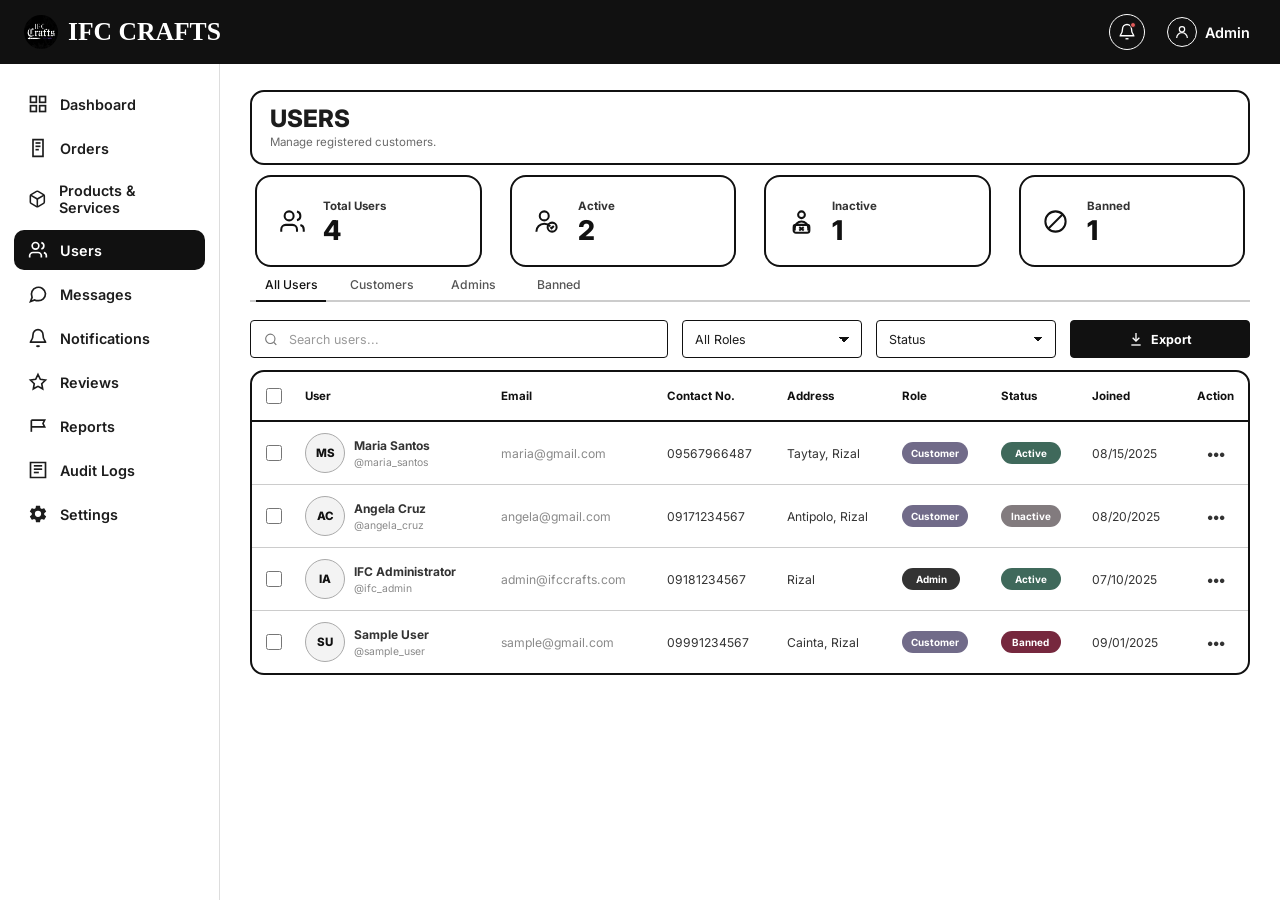
<file: users.html>
<!DOCTYPE html>
<html lang="en">

<head>
  <meta charset="UTF-8">
  <meta name="viewport" content="width=device-width, initial-scale=1.0">

  <title>IFC Crafts — Users</title>

  <link rel="preconnect" href="https://fonts.googleapis.com">
  <link rel="preconnect" href="https://fonts.gstatic.com" crossorigin>
  <link
    href="https://fonts.googleapis.com/css2?family=Inter:wght@400;500;600;700;800&display=swap"
    rel="stylesheet"
  >

  <link rel="stylesheet" href="styles/users.css">
  <link rel="stylesheet" href="styles/mobile-nav.css">
</head>

<body>

  <!-- ==================== TOPBAR ==================== -->

  <header class="topbar">
    <button type="button" class="mobile-menu-button" aria-label="Open navigation" aria-controls="mobileSidebar" aria-expanded="false">☰</button>

    <div class="brand">

      <div class="brand-mark">
        <img
          src="images/ifc_crafts.jpg"
          alt="IFC Crafts"
          class="nav-logo"
        >
      </div>

      <span class="brand-name">
        IFC CRAFTS
      </span>

    </div>


    <div class="topbar-actions">

      <button
        type="button"
        class="icon-btn"
        onclick="window.location.href='notifications.html'"
        aria-label="Notifications"
      >

        <svg
          viewBox="0 0 24 24"
          width="18"
          height="18"
          fill="none"
          stroke="currentColor"
          stroke-width="1.8"
        >
          <path d="M18 8a6 6 0 0 0-12 0c0 7-3 7-3 9h18c0-2-3-2-3-9"/>
          <path d="M10 21h4"/>
        </svg>

        <span class="icon-dot"></span>

      </button>


      <button
        type="button"
        class="profile-chip"
      >

        <span class="avatar">

          <svg
            viewBox="0 0 24 24"
            width="16"
            height="16"
            fill="none"
            stroke="currentColor"
            stroke-width="1.8"
          >
            <circle cx="12" cy="8" r="4"/>
            <path d="M4 21c0-4.4 3.6-8 8-8s8 3.6 8 8"/>
          </svg>

        </span>

        <span>Admin</span>

      </button>

    </div>

  </header>


  <!-- ==================== PAGE SHELL ==================== -->

  <div class="shell">


    <!-- ==================== SIDEBAR ==================== -->

    <aside class="sidebar" id="mobileSidebar">

      <nav class="sidenav">


        <!-- DASHBOARD -->

        <a
          href="index.html"
          class="sidenav-link"
        >

          <svg
            width="20"
            height="20"
            viewBox="0 0 24 24"
            fill="none"
            stroke="currentColor"
            stroke-width="2"
          >
            <rect x="3" y="3" width="7" height="7"></rect>
            <rect x="14" y="3" width="7" height="7"></rect>
            <rect x="3" y="14" width="7" height="7"></rect>
            <rect x="14" y="14" width="7" height="7"></rect>
          </svg>

          <span>Dashboard</span>

        </a>


        <!-- ORDERS -->

        <a
          href="orders.html"
          class="sidenav-link"
        >

          <svg
            width="20"
            height="20"
            viewBox="0 0 24 24"
            fill="none"
            stroke="currentColor"
            stroke-width="2"
          >
            <path d="M6 2h12v20H6z"></path>
            <path d="M9 6h6"></path>
            <path d="M9 10h6"></path>
            <path d="M9 14h4"></path>
          </svg>

          <span>Orders</span>

        </a>


        <!-- PRODUCTS & SERVICES -->

        <a
          href="products_services.html"
          class="sidenav-link"
        >

          <svg
            width="20"
            height="20"
            viewBox="0 0 24 24"
            fill="none"
            stroke="currentColor"
            stroke-width="2"
          >
            <path d="M21 8a2 2 0 0 0-1-1.73l-7-4a2 2 0 0 0-2 0l-7 4A2 2 0 0 0 3 8v8a2 2 0 0 0 1 1.73l7 4a2 2 0 0 0 2 0l7-4A2 2 0 0 0 21 16Z"></path>
            <path d="m3.3 7 8.7 5 8.7-5"></path>
            <path d="M12 22V12"></path>
          </svg>

          <span>Products &amp; Services</span>

        </a>


        <!-- USERS -->

        <a
          href="users.html"
          class="sidenav-link active"
        >

          <svg
            width="20"
            height="20"
            viewBox="0 0 24 24"
            fill="none"
            stroke="currentColor"
            stroke-width="2"
          >
            <path d="M16 21v-2a4 4 0 0 0-4-4H6a4 4 0 0 0-4 4v2"></path>
            <circle cx="9" cy="7" r="4"></circle>
            <path d="M22 21v-2a4 4 0 0 0-3-3.87"></path>
            <path d="M16 3.13a4 4 0 0 1 0 7.75"></path>
          </svg>

          <span>Users</span>

        </a>


        <!-- MESSAGES -->

        <a
          href="messages.html"
          class="sidenav-link"
        >

          <svg
            width="20"
            height="20"
            viewBox="0 0 24 24"
            fill="none"
            stroke="currentColor"
            stroke-width="2"
          >
            <path d="M21 11.5a8.38 8.38 0 0 1-9 8.5 8.5 8.5 0 0 1-4-.9L3 21l1.9-4.9A8.5 8.5 0 1 1 21 11.5Z"></path>
            <path d="M8 12h.01"></path>
            <path d="M12 12h.01"></path>
            <path d="M16 12h.01"></path>
          </svg>

          <span>Messages</span>

        </a>


        <!-- NOTIFICATIONS -->

        <a
          href="notifications.html"
          class="sidenav-link"
        >

          <svg
            width="20"
            height="20"
            viewBox="0 0 24 24"
            fill="none"
            stroke="currentColor"
            stroke-width="2"
          >
            <path d="M18 8a6 6 0 0 0-12 0c0 7-3 7-3 9h18c0-2-3-2-3-9"></path>
            <path d="M13.73 21a2 2 0 0 1-3.46 0"></path>
          </svg>

          <span>Notifications</span>

        </a>


        <!-- REVIEWS -->

        <a
          href="reviews.html"
          class="sidenav-link"
        >

          <svg
            width="20"
            height="20"
            viewBox="0 0 24 24"
            fill="none"
            stroke="currentColor"
            stroke-width="2"
          >
            <path d="m12 3 2.8 5.7 6.2.9-4.5 4.4 1.1 6.2-5.6-3-5.6 3 1.1-6.2L3 9.6l6.2-.9Z"></path>
          </svg>

          <span>Reviews</span>

        </a>


        <!-- REPORTS -->

        <a
          href="reports.html"
          class="sidenav-link"
        >

          <svg
            width="20"
            height="20"
            viewBox="0 0 24 24"
            fill="none"
            stroke="currentColor"
            stroke-width="2"
          >
            <path d="M4 19V5"></path>
            <path d="M4 5h16l-2 4 2 4H4"></path>
          </svg>

          <span>Reports</span>

        </a>


        <!-- AUDIT LOGS -->

        <a
          href="audit_logs.html"
          class="sidenav-link"
        >

          <svg
            width="20"
            height="20"
            viewBox="0 0 24 24"
            fill="none"
            stroke="currentColor"
            stroke-width="2"
          >
            <path d="M3 3h18v18H3z"></path>
            <path d="M7 7h10"></path>
            <path d="M7 11h10"></path>
            <path d="M7 15h6"></path>
          </svg>

          <span>Audit Logs</span>

        </a>


        <!-- SETTINGS -->

        <a
          href="settings.html"
          class="sidenav-link"
        >

          <svg
            width="20"
            height="20"
            viewBox="0 0 24 24"
            fill="currentColor"
          >
            <path d="M19.43 12.98c.04-.32.07-.65.07-.98s-.02-.66-.07-.98l2.11-1.65c.19-.15.24-.42.12-.64l-2-3.46c-.12-.22-.37-.31-.6-.22l-2.49 1c-.52-.4-1.08-.73-1.69-.98L14.5 2.42C14.47 2.18 14.25 2 14 2h-4c-.25 0-.46.18-.5.42L9.12 5.07c-.61.25-1.17.59-1.69.98l-2.49-1c-.23-.08-.48 0-.6.22l-2 3.46c-.13.22-.07.49.12.64l2.11 1.65c-.04.32-.08.65-.08.98s.03.66.08.98l-2.11 1.65c-.19.15-.24.42-.12.64l2 3.46c.12.22.37.31.6.22l2.49-1c.52.4 1.08.73 1.69.98l.38 2.65c.04.24.25.42.5.42h4c.25 0 .46-.18.5-.42l.38-2.65c.61-.25 1.17-.58 1.69-.98l2.49 1c.23.08.48 0 .6-.22l2-3.46c.12-.22.07-.49-.12-.64l-2.11-1.65ZM12 15.5A3.5 3.5 0 1 1 12 8a3.5 3.5 0 0 1 0 7.5Z"/>
          </svg>

          <span>Settings</span>

        </a>

      </nav>

    </aside>


    <!-- ==================== MAIN ==================== -->

    <main class="main">


      <!-- PAGE HEADER -->

      <section class="page-header">

        <h1>USERS</h1>

        <p>
          Manage registered customers.
        </p>

      </section>


      <!-- ==================== USER STATS ==================== -->

      <section class="user-stats">


        <!-- TOTAL USERS -->

        <button
          type="button"
          class="user-stat-card active"
          data-user-filter="all"
        >

          <span class="user-stat-icon">

            <svg
              viewBox="0 0 24 24"
              width="27"
              height="27"
              fill="none"
              stroke="currentColor"
              stroke-width="1.8"
            >
              <path d="M16 21v-2a4 4 0 0 0-4-4H6a4 4 0 0 0-4 4v2"/>
              <circle cx="9" cy="7" r="4"/>
              <path d="M22 21v-2a4 4 0 0 0-3-3.87"/>
              <path d="M16 3.13a4 4 0 0 1 0 7.75"/>
            </svg>

          </span>

          <span class="user-stat-content">
            <span class="user-stat-label">Total Users</span>
            <strong id="statTotalUsers">0</strong>
          </span>

        </button>


        <!-- ACTIVE -->

        <button
          type="button"
          class="user-stat-card"
          data-user-filter="active"
        >

          <span class="user-stat-icon">

            <svg
              viewBox="0 0 24 24"
              width="27"
              height="27"
              fill="none"
              stroke="currentColor"
              stroke-width="1.8"
            >
              <circle cx="10" cy="7" r="4"/>
              <path d="M3 21c0-4 3.1-7 7-7 2.2 0 4.1.9 5.4 2.3"/>
              <circle cx="17" cy="17" r="4"/>
              <path d="m15.5 17 1 1 2-2"/>
            </svg>

          </span>

          <span class="user-stat-content">
            <span class="user-stat-label">Active</span>
            <strong id="statActiveUsers">0</strong>
          </span>

        </button>


        <!-- INACTIVE -->

        <button
          type="button"
          class="user-stat-card"
          data-user-filter="inactive"
        >

          <span class="user-stat-icon">

            <svg
              viewBox="0 0 24 24"
              width="27"
              height="27"
              fill="none"
              stroke="currentColor"
              stroke-width="1.8"
            >
              <circle cx="12" cy="6" r="3"/>
              <path d="M6 20v-2a6 6 0 0 1 12 0v2"/>
              <rect x="5" y="15" width="14" height="7" rx="2"/>
              <path d="m10 17 4 3"/>
              <path d="m14 17-4 3"/>
            </svg>

          </span>

          <span class="user-stat-content">
            <span class="user-stat-label">Inactive</span>
            <strong id="statInactiveUsers">0</strong>
          </span>

        </button>


        <!-- BANNED -->

        <button
          type="button"
          class="user-stat-card"
          data-user-filter="banned"
        >

          <span class="user-stat-icon">

            <svg
              viewBox="0 0 24 24"
              width="27"
              height="27"
              fill="none"
              stroke="currentColor"
              stroke-width="1.8"
            >
              <circle cx="12" cy="12" r="9"/>
              <path d="M6 18 18 6"/>
            </svg>

          </span>

          <span class="user-stat-content">
            <span class="user-stat-label">Banned</span>
            <strong id="statBannedUsers">0</strong>
          </span>

        </button>

      </section>


      <!-- ==================== USER TABS ==================== -->

      <div class="user-tabs">

        <button
          type="button"
          class="user-tab active"
          data-tab="all"
        >
          All Users
        </button>

        <button
          type="button"
          class="user-tab"
          data-tab="customer"
        >
          Customers
        </button>

        <button
          type="button"
          class="user-tab"
          data-tab="admin"
        >
          Admins
        </button>

        <button
          type="button"
          class="user-tab"
          data-tab="banned"
        >
          Banned
        </button>

      </div>


      <!-- ==================== TOOLBAR ==================== -->

      <section class="user-toolbar">


        <!-- SEARCH -->

        <label class="search-field">

          <svg
            viewBox="0 0 24 24"
            width="17"
            height="17"
            fill="none"
            stroke="currentColor"
            stroke-width="1.7"
          >
            <circle cx="11" cy="11" r="7"/>
            <path d="m20 20-3.5-3.5"/>
          </svg>

          <input
            type="search"
            id="userSearch"
            placeholder="Search users..."
            autocomplete="off"
          >

        </label>


        <!-- ROLE FILTER -->

        <select
          id="roleFilter"
          class="select-field"
        >
          <option value="all">All Roles</option>
          <option value="Customer">Customer</option>
          <option value="Admin">Admin</option>
        </select>


        <!-- STATUS FILTER -->

        <select
          id="statusFilter"
          class="select-field"
        >
          <option value="all">Status</option>
          <option value="Active">Active</option>
          <option value="Inactive">Inactive</option>
          <option value="Banned">Banned</option>
        </select>


        <!-- EXPORT -->

        <button
          type="button"
          class="export-btn"
          id="exportUsersBtn"
        >

          <svg
            viewBox="0 0 24 24"
            width="16"
            height="16"
            fill="none"
            stroke="currentColor"
            stroke-width="2"
          >
            <path d="M12 3v12"/>
            <path d="m7 10 5 5 5-5"/>
            <path d="M5 21h14"/>
          </svg>

          <span>Export</span>

        </button>

      </section>


      <!-- ==================== USERS TABLE ==================== -->

      <section class="users-panel">

        <div class="users-table-wrap">

          <table class="users-table">

            <thead>

              <tr>

                <th class="checkbox-column">
                  <input
                    type="checkbox"
                    id="selectAllUsers"
                    aria-label="Select all users"
                  >
                </th>

                <th>User</th>
                <th>Email</th>
                <th>Contact No.</th>
                <th>Address</th>
                <th>Role</th>
                <th>Status</th>
                <th>Joined</th>
                <th class="action-column">Action</th>

              </tr>

            </thead>

            <tbody id="usersTableBody">

              <!-- JS RENDERS USERS HERE -->

            </tbody>

          </table>

        </div>

      </section>

    </main>

  </div>


  <!-- ==================== USER DETAILS MODAL ==================== -->

  <div
    class="modal-overlay"
    id="userModal"
    aria-hidden="true"
  >

    <section
      class="user-modal"
      role="dialog"
      aria-modal="true"
      aria-labelledby="userModalTitle"
    >

      <div class="user-modal-header">

        <div>
          <span class="modal-label">User Details</span>
          <h2 id="userModalTitle">User</h2>
        </div>

        <button
          type="button"
          class="modal-close-btn"
          id="closeUserModal"
          aria-label="Close"
        >
          &times;
        </button>

      </div>


      <div class="user-modal-body">


        <!-- USER PROFILE -->

        <div class="modal-user-profile">

          <div
            class="modal-user-avatar"
            id="modalUserAvatar"
          >
            U
          </div>

          <div>

            <strong id="modalUserName">
              —
            </strong>

            <span id="modalUsername">
              —
            </span>

          </div>

        </div>


        <!-- DETAILS -->

        <div class="user-detail-list">

          <div class="user-detail-row">
            <span>Email</span>
            <strong id="modalUserEmail">—</strong>
          </div>

          <div class="user-detail-row">
            <span>Contact No.</span>
            <strong id="modalUserContact">—</strong>
          </div>

          <div class="user-detail-row">
            <span>Address</span>
            <strong id="modalUserAddress">—</strong>
          </div>

          <div class="user-detail-row">
            <span>Role</span>
            <strong id="modalUserRole">—</strong>
          </div>

          <div class="user-detail-row">
            <span>Status</span>
            <strong id="modalUserStatus">—</strong>
          </div>

          <div class="user-detail-row">
            <span>Joined</span>
            <strong id="modalUserJoined">—</strong>
          </div>

        </div>


        <!-- ADMIN ACTION -->

        <div class="user-admin-box">

          <span class="admin-box-label">
            Manage User
          </span>

          <select
            id="modalStatusSelect"
            class="modal-select"
          >
            <option value="Active">Active</option>
            <option value="Inactive">Inactive</option>
            <option value="Banned">Banned</option>
          </select>

          <button
            type="button"
            class="update-user-btn"
            id="updateUserStatusBtn"
          >
            Update Status
          </button>

        </div>

      </div>


      <div class="user-modal-footer">

        <button
          type="button"
          class="close-user-btn"
          id="closeUserModalFooter"
        >
          Close
        </button>

      </div>

    </section>

  </div>


  <!-- ==================== SCRIPT ==================== -->

  <script>

    /* ===============================================================
       FRONTEND-ONLY SAMPLE DATA
       Replace this array with database/API data later.
    =============================================================== */

    const users = [
      {
        id: 1,
        name: "Maria Santos",
        username: "@maria_santos",
        email: "maria@gmail.com",
        contact: "09567966487",
        address: "Taytay, Rizal",
        role: "Customer",
        status: "Active",
        joined: "08/15/2025"
      },

      {
        id: 2,
        name: "Angela Cruz",
        username: "@angela_cruz",
        email: "angela@gmail.com",
        contact: "09171234567",
        address: "Antipolo, Rizal",
        role: "Customer",
        status: "Inactive",
        joined: "08/20/2025"
      },

      {
        id: 3,
        name: "IFC Administrator",
        username: "@ifc_admin",
        email: "admin@ifccrafts.com",
        contact: "09181234567",
        address: "Rizal",
        role: "Admin",
        status: "Active",
        joined: "07/10/2025"
      },

      {
        id: 4,
        name: "Sample User",
        username: "@sample_user",
        email: "sample@gmail.com",
        contact: "09991234567",
        address: "Cainta, Rizal",
        role: "Customer",
        status: "Banned",
        joined: "09/01/2025"
      }
    ];


    /* ===============================================================
       ELEMENTS
    =============================================================== */

    const usersTableBody =
      document.getElementById("usersTableBody");

    const userSearch =
      document.getElementById("userSearch");

    const roleFilter =
      document.getElementById("roleFilter");

    const statusFilter =
      document.getElementById("statusFilter");

    const selectAllUsers =
      document.getElementById("selectAllUsers");

    const statTotalUsers =
      document.getElementById("statTotalUsers");

    const statActiveUsers =
      document.getElementById("statActiveUsers");

    const statInactiveUsers =
      document.getElementById("statInactiveUsers");

    const statBannedUsers =
      document.getElementById("statBannedUsers");

    const userModal =
      document.getElementById("userModal");

    const modalUserTitle =
      document.getElementById("userModalTitle");

    const modalUserAvatar =
      document.getElementById("modalUserAvatar");

    const modalUserName =
      document.getElementById("modalUserName");

    const modalUsername =
      document.getElementById("modalUsername");

    const modalUserEmail =
      document.getElementById("modalUserEmail");

    const modalUserContact =
      document.getElementById("modalUserContact");

    const modalUserAddress =
      document.getElementById("modalUserAddress");

    const modalUserRole =
      document.getElementById("modalUserRole");

    const modalUserStatus =
      document.getElementById("modalUserStatus");

    const modalUserJoined =
      document.getElementById("modalUserJoined");

    const modalStatusSelect =
      document.getElementById("modalStatusSelect");

    const updateUserStatusBtn =
      document.getElementById("updateUserStatusBtn");


    let activeTab = "all";
    let activeStatFilter = "all";
    let selectedUserId = null;


    /* ===============================================================
       HELPERS
    =============================================================== */

    function normalize(value) {
      return String(value || "")
        .trim()
        .toLowerCase();
    }


    function getInitials(name) {

      return String(name || "U")
        .split(" ")
        .filter(Boolean)
        .slice(0, 2)
        .map(part => part[0])
        .join("")
        .toUpperCase();

    }


    function getStatusClass(status) {

      switch (normalize(status)) {

        case "active":
          return "status-active";

        case "inactive":
          return "status-inactive";

        case "banned":
          return "status-banned";

        default:
          return "";

      }

    }


    function getRoleClass(role) {

      return normalize(role) === "admin"
        ? "role-admin"
        : "role-customer";

    }


    /* ===============================================================
       STAT COUNTS
    =============================================================== */

    function updateStats() {

      statTotalUsers.textContent =
        users.length;

      statActiveUsers.textContent =
        users.filter(
          user => normalize(user.status) === "active"
        ).length;

      statInactiveUsers.textContent =
        users.filter(
          user => normalize(user.status) === "inactive"
        ).length;

      statBannedUsers.textContent =
        users.filter(
          user => normalize(user.status) === "banned"
        ).length;

    }


    /* ===============================================================
       FILTER USERS
    =============================================================== */

    function getFilteredUsers() {

      const search =
        normalize(userSearch.value);

      const role =
        normalize(roleFilter.value);

      const status =
        normalize(statusFilter.value);


      return users.filter(user => {

        const searchableText = normalize(
          [
            user.name,
            user.username,
            user.email,
            user.contact,
            user.address,
            user.role,
            user.status
          ].join(" ")
        );


        const matchesSearch =
          !search ||
          searchableText.includes(search);


        const matchesRole =
          role === "all" ||
          normalize(user.role) === role;


        const matchesStatus =
          status === "all" ||
          normalize(user.status) === status;


        let matchesTab = true;

        if (activeTab === "customer") {

          matchesTab =
            normalize(user.role) === "customer";

        }

        else if (activeTab === "admin") {

          matchesTab =
            normalize(user.role) === "admin";

        }

        else if (activeTab === "banned") {

          matchesTab =
            normalize(user.status) === "banned";

        }


        const matchesStat =
          activeStatFilter === "all" ||
          normalize(user.status) === activeStatFilter;


        return (
          matchesSearch &&
          matchesRole &&
          matchesStatus &&
          matchesTab &&
          matchesStat
        );

      });

    }


    /* ===============================================================
       RENDER TABLE
    =============================================================== */

    function renderUsers() {

      const filteredUsers =
        getFilteredUsers();


      if (!filteredUsers.length) {

        usersTableBody.innerHTML = `
          <tr>
            <td
              colspan="9"
              class="empty-row"
            >
              No users found.
            </td>
          </tr>
        `;

        return;

      }


      usersTableBody.innerHTML =
        filteredUsers.map(user => `

          <tr>

            <td class="checkbox-column">

              <input
                type="checkbox"
                class="user-checkbox"
                value="${user.id}"
                aria-label="Select ${user.name}"
              >

            </td>


            <td>

              <div class="user-cell">

                <div class="user-avatar-table">
                  ${getInitials(user.name)}
                </div>

                <div class="user-info">

                  <strong>
                    ${user.name}
                  </strong>

                  <span>
                    ${user.username}
                  </span>

                </div>

              </div>

            </td>


            <td class="muted-cell">
              ${user.email}
            </td>


            <td>
              ${user.contact}
            </td>


            <td>
              ${user.address}
            </td>


            <td>

              <span class="role-badge ${getRoleClass(user.role)}">
                ${user.role}
              </span>

            </td>


            <td>

              <span class="user-status-badge ${getStatusClass(user.status)}">
                ${user.status}
              </span>

            </td>


            <td>
              ${user.joined}
            </td>


            <td class="action-column">

              <button
                type="button"
                class="user-more-btn"
                data-user-id="${user.id}"
                aria-label="View ${user.name}"
              >
                •••
              </button>

            </td>

          </tr>

        `).join("");

    }


    /* ===============================================================
       OPEN USER MODAL
    =============================================================== */

    function openUserModal(userId) {

      const user =
        users.find(
          item => item.id === Number(userId)
        );


      if (!user) {
        return;
      }


      selectedUserId =
        user.id;


      modalUserTitle.textContent =
        `User #${String(user.id).padStart(3, "0")}`;

      modalUserAvatar.textContent =
        getInitials(user.name);

      modalUserName.textContent =
        user.name;

      modalUsername.textContent =
        user.username;

      modalUserEmail.textContent =
        user.email;

      modalUserContact.textContent =
        user.contact;

      modalUserAddress.textContent =
        user.address;

      modalUserRole.textContent =
        user.role;

      modalUserStatus.textContent =
        user.status;

      modalUserJoined.textContent =
        user.joined;

      modalStatusSelect.value =
        user.status;


      userModal.classList.add("open");

      userModal.setAttribute(
        "aria-hidden",
        "false"
      );

      document.body.classList.add(
        "modal-open"
      );

    }


    /* ===============================================================
       CLOSE USER MODAL
    =============================================================== */

    function closeUserModal() {

      userModal.classList.remove("open");

      userModal.setAttribute(
        "aria-hidden",
        "true"
      );

      document.body.classList.remove(
        "modal-open"
      );

      selectedUserId = null;

    }


    /* ===============================================================
       UPDATE USER STATUS
    =============================================================== */

    updateUserStatusBtn.addEventListener(
      "click",
      () => {

        const user =
          users.find(
            item =>
              item.id === selectedUserId
          );


        if (!user) {
          return;
        }


        user.status =
          modalStatusSelect.value;


        modalUserStatus.textContent =
          user.status;


        updateStats();
        renderUsers();

      }
    );


    /* ===============================================================
       SEARCH + FILTERS
    =============================================================== */

    userSearch.addEventListener(
      "input",
      renderUsers
    );


    roleFilter.addEventListener(
      "change",
      renderUsers
    );


    statusFilter.addEventListener(
      "change",
      renderUsers
    );


    /* ===============================================================
       TABS
    =============================================================== */

    document.querySelectorAll(
      ".user-tab"
    ).forEach(button => {

      button.addEventListener(
        "click",
        () => {

          activeTab =
            button.dataset.tab;


          document.querySelectorAll(
            ".user-tab"
          ).forEach(tab => {

            tab.classList.remove(
              "active"
            );

          });


          button.classList.add(
            "active"
          );


          activeStatFilter = "all";


          document.querySelectorAll(
            ".user-stat-card"
          ).forEach(card => {

            card.classList.remove(
              "active"
            );

          });


          document.querySelector(
            '[data-user-filter="all"]'
          )?.classList.add("active");


          renderUsers();

        }
      );

    });


    /* ===============================================================
       STAT CARD FILTER
    =============================================================== */

    document.querySelectorAll(
      ".user-stat-card"
    ).forEach(card => {

      card.addEventListener(
        "click",
        () => {

          activeStatFilter =
            card.dataset.userFilter;


          document.querySelectorAll(
            ".user-stat-card"
          ).forEach(item => {

            item.classList.remove(
              "active"
            );

          });


          card.classList.add(
            "active"
          );


          renderUsers();

        }
      );

    });


    /* ===============================================================
       TABLE ACTION
    =============================================================== */

    usersTableBody.addEventListener(
      "click",
      event => {

        const button =
          event.target.closest(
            ".user-more-btn"
          );


        if (!button) {
          return;
        }


        openUserModal(
          button.dataset.userId
        );

      }
    );


    /* ===============================================================
       SELECT ALL
    =============================================================== */

    selectAllUsers.addEventListener(
      "change",
      () => {

        document.querySelectorAll(
          ".user-checkbox"
        ).forEach(checkbox => {

          checkbox.checked =
            selectAllUsers.checked;

        });

      }
    );


    /* ===============================================================
       EXPORT CSV
    =============================================================== */

    document.getElementById(
      "exportUsersBtn"
    ).addEventListener(
      "click",
      () => {

        const filteredUsers =
          getFilteredUsers();


        const rows = [

          [
            "Name",
            "Username",
            "Email",
            "Contact No.",
            "Address",
            "Role",
            "Status",
            "Joined"
          ],

          ...filteredUsers.map(user => [

            user.name,
            user.username,
            user.email,
            user.contact,
            user.address,
            user.role,
            user.status,
            user.joined

          ])

        ];


        const csv =
          rows
            .map(row =>
              row.map(value =>
                `"${String(value)
                  .replaceAll('"', '""')}"`
              ).join(",")
            )
            .join("\n");


        const blob =
          new Blob(
            [csv],
            {
              type:
                "text/csv;charset=utf-8;"
            }
          );


        const url =
          URL.createObjectURL(blob);


        const link =
          document.createElement("a");


        link.href = url;

        link.download =
          "ifc-crafts-users.csv";


        document.body.appendChild(link);

        link.click();

        link.remove();

        URL.revokeObjectURL(url);

      }
    );


    /* ===============================================================
       MODAL EVENTS
    =============================================================== */

    document.getElementById(
      "closeUserModal"
    ).addEventListener(
      "click",
      closeUserModal
    );


    document.getElementById(
      "closeUserModalFooter"
    ).addEventListener(
      "click",
      closeUserModal
    );


    userModal.addEventListener(
      "click",
      event => {

        if (event.target === userModal) {
          closeUserModal();
        }

      }
    );


    document.addEventListener(
      "keydown",
      event => {

        if (
          event.key === "Escape" &&
          userModal.classList.contains("open")
        ) {

          closeUserModal();

        }

      }
    );


    /* ===============================================================
       INITIAL RENDER
    =============================================================== */

    updateStats();
    renderUsers();

  </script>

  <div class="mobile-nav-backdrop" aria-hidden="true"></div>
  <script src="mobile-nav.js"></script>
</body>
</html>
</file>
<file: styles/audit_logs.css>
/* ===============================================================
   IFC CRAFTS — AUDIT LOGS
================================================================ */

:root {
  --black: #111111;
  --white: #ffffff;
  --text: #222222;
  --muted: #777777;
  --line: #dddddd;
  --soft: #f5f5f5;
}


/* ===============================================================
   RESET
================================================================ */

* {
  box-sizing: border-box;
}

html,
body {
  margin: 0;
  padding: 0;

  min-height: 100%;

  font-family: "Inter", Arial, sans-serif;

  background: #ffffff;
  color: var(--text);
}

button,
input,
select {
  font-family: inherit;
}

button,
select {
  cursor: pointer;
}

a {
  color: inherit;
  text-decoration: none;
}


/* ===============================================================
   TOPBAR
================================================================ */

.topbar {
  position: sticky;
  top: 0;

  z-index: 100;

  height: 64px;

  display: flex;
  align-items: center;

  padding: 0 24px;

  background: #111111;
  color: #ffffff;
}

.brand {
  width: 220px;

  display: flex;
  align-items: center;

  gap: 10px;
}

.brand-mark {
  width: 34px;
  height: 34px;

  flex-shrink: 0;

  overflow: hidden;

  border-radius: 50%;
}

.nav-logo {
  width: 100%;
  height: 100%;

  object-fit: cover;
}

.brand-name {
  color: #ffffff;

  font-family: Georgia, serif;

  font-size: 1.6rem;
  font-weight: 700;
}

.topbar-actions {
  margin-left: auto;

  display: flex;
  align-items: center;

  gap: 16px;
}

.icon-btn {
  position: relative;

  width: 36px;
  height: 36px;

  display: flex;
  align-items: center;
  justify-content: center;

  padding: 0;

  border: 1px solid #ffffff;
  border-radius: 50%;

  background: transparent;
  color: #ffffff;
}

.icon-dot {
  position: absolute;

  top: 6px;
  right: 7px;

  width: 7px;
  height: 7px;

  border: 1px solid #111111;
  border-radius: 50%;

  background: #df5b5b;
}

.profile-chip {
  display: flex;
  align-items: center;

  gap: 8px;

  padding: 0;

  border: none;

  background: transparent;
  color: #ffffff;

  font-size: 0.9rem;
  font-weight: 600;
}

.avatar {
  width: 30px;
  height: 30px;

  display: flex;
  align-items: center;
  justify-content: center;

  border: 1.5px solid #ffffff;
  border-radius: 50%;
}


/* ===============================================================
   SHELL
================================================================ */

.shell {
  display: flex;
  align-items: flex-start;

  min-height: calc(100vh - 64px);
}


/* ===============================================================
   SIDEBAR
================================================================ */

.sidebar {
  position: sticky;
  top: 64px;

  width: 220px;
  min-height: calc(100vh - 64px);

  flex-shrink: 0;

  padding: 20px 14px;

  background: #ffffff;

  border-right: 1px solid #dddddd;
}

.sidenav {
  display: flex;
  flex-direction: column;

  gap: 4px;
}

.sidenav-link {
  width: 100%;

  display: flex;
  align-items: center;

  gap: 12px;

  padding: 10px 14px;

  border-radius: 10px;

  color: #1c1c1c;

  font-size: 0.9rem;
  font-weight: 600;
}

.sidenav-link:hover {
  background: #eeeeee;
}

.sidenav-link.active {
  background: #111111;
  color: #ffffff;
}


/* ===============================================================
   MAIN
================================================================ */

.main {
  flex: 1;

  min-width: 0;

  padding: 26px 30px 40px;
}


/* ===============================================================
   PAGE HEADER
================================================================ */

.page-header {
  width: 100%;

  margin-bottom: 14px;

  padding: 14px 18px;

  border: 2px solid #111111;
  border-radius: 14px;

  background: #ffffff;
}

.page-header h1 {
  margin: 0;

  font-size: 1.5rem;
  font-weight: 800;

  line-height: 1.05;
}

.page-header p {
  margin: 4px 0 0;

  color: #777777;

  font-size: 0.72rem;
}


/* ===============================================================
   SUMMARY CARDS
================================================================ */

.audit-stats {
  display: grid;
  grid-template-columns: repeat(4, minmax(0, 1fr));

  gap: 14px;

  margin-bottom: 14px;
}

.audit-stat-card {
  min-width: 0;
  min-height: 92px;

  display: flex;
  align-items: center;

  gap: 13px;

  padding: 15px 17px;

  border: 2px solid #111111;
  border-radius: 14px;

  background: #ffffff;
}

.stat-icon {
  width: 42px;
  height: 42px;

  flex: 0 0 42px;

  display: flex;
  align-items: center;
  justify-content: center;

  border: 1.5px solid #111111;
  border-radius: 50%;
}

.audit-stat-card > div:last-child {
  display: flex;
  flex-direction: column;

  gap: 4px;
}

.audit-stat-card span {
  color: #666666;

  font-size: 0.63rem;
  font-weight: 700;
}

.audit-stat-card strong {
  color: #111111;

  font-size: 1.45rem;
  font-weight: 800;
}


/* ===============================================================
   TOOLBAR
================================================================ */

.audit-toolbar {
  display: grid;
  grid-template-columns:
    minmax(260px, 1fr)
    180px
    200px
    175px;

  gap: 12px;

  margin-bottom: 14px;

  padding: 12px 14px;

  border: 1.5px solid #111111;
  border-radius: 10px;

  background: #ffffff;
}

.search-field {
  height: 38px;

  display: flex;
  align-items: center;

  gap: 8px;

  padding: 0 11px;

  border: 1px solid #999999;
  border-radius: 6px;

  background: #ffffff;
}

.search-field svg {
  flex-shrink: 0;

  color: #777777;
}

.search-field input {
  width: 100%;

  border: none;
  outline: none;

  background: transparent;

  color: #444444;

  font-size: 0.65rem;
}

.search-field input::placeholder {
  color: #aaaaaa;
}


/* ===============================================================
   FILTER SELECT
================================================================ */

.filter-select {
  width: 100%;
  height: 38px;

  padding: 0 42px 0 13px;

  border: 1px solid #999999;
  border-radius: 6px;

  outline: none;

  background-color: #ffffff;
  color: #555555;

  font-size: 0.65rem;

  appearance: none;
  -webkit-appearance: none;
  -moz-appearance: none;

  background-image: url("data:image/svg+xml,%3Csvg xmlns='http://www.w3.org/2000/svg' width='12' height='8' viewBox='0 0 12 8'%3E%3Cpath d='M1 1.5L6 6.5L11 1.5' fill='none' stroke='%23444' stroke-width='1.5' stroke-linecap='round' stroke-linejoin='round'/%3E%3C/svg%3E");

  background-repeat: no-repeat;

  /* Arrow is intentionally slightly inside */
  background-position: right 18px center;

  background-size: 11px 7px;
}

.date-filter {
  width: 100%;
  height: 38px;

  padding: 0 12px;

  border: 1px solid #999999;
  border-radius: 6px;

  outline: none;

  background: #ffffff;
  color: #555555;

  font-size: 0.65rem;
}


/* ===============================================================
   TABLE CARD
================================================================ */

.audit-table-card {
  width: 100%;

  border: 2px solid #111111;
  border-radius: 14px;

  background: #ffffff;

  /*
    Important:
    We don't use overflow:hidden here because it can clip
    future dropdown menus / action menus.
  */
}

.table-heading {
  min-height: 62px;

  display: flex;
  align-items: center;
  justify-content: space-between;

  gap: 15px;

  padding: 12px 16px;

  border-bottom: 1px solid #cccccc;
}

.table-heading h2 {
  margin: 0;

  font-size: 0.82rem;
  font-weight: 800;
}

.table-heading p {
  margin: 3px 0 0;

  color: #999999;

  font-size: 0.56rem;
}

.export-btn {
  height: 36px;

  display: inline-flex;
  align-items: center;
  justify-content: center;

  gap: 7px;

  padding: 0 17px;

  border: 1.5px solid #111111;
  border-radius: 6px;

  background: #111111;
  color: #ffffff;

  font-size: 0.62rem;
  font-weight: 700;
}


/* ===============================================================
   TABLE
================================================================ */

.table-wrapper {
  width: 100%;

  /*
    Desktop table itself won't have that annoying vertical scroll.
    Horizontal scroll only appears if screen becomes too small.
  */

  overflow-x: auto;
  overflow-y: visible;
}

.audit-table {
  width: 100%;

  border-collapse: collapse;

  table-layout: fixed;
}

.audit-table th {
  padding: 12px 14px;

  border-bottom: 1px solid #cccccc;

  color: #333333;

  font-size: 0.59rem;
  font-weight: 700;

  text-align: left;

  white-space: nowrap;
}

.audit-table td {
  padding: 13px 14px;

  border-bottom: 1px solid #eeeeee;

  color: #666666;

  font-size: 0.58rem;

  vertical-align: middle;
}

.audit-table tbody tr:last-child td {
  border-bottom: none;
}


/* TABLE COLUMN WIDTHS */

.audit-table th:nth-child(1) {
  width: 145px;
}

.audit-table th:nth-child(2) {
  width: 175px;
}

.audit-table th:nth-child(3) {
  width: 115px;
}

.audit-table th:nth-child(4) {
  width: 145px;
}


/* ===============================================================
   USER CELL
================================================================ */

.user-cell {
  display: flex;
  align-items: center;

  gap: 9px;
}

.user-avatar {
  width: 31px;
  height: 31px;

  flex: 0 0 31px;

  display: flex;
  align-items: center;
  justify-content: center;

  border: 1px solid #111111;
  border-radius: 50%;
}

.user-cell > div {
  min-width: 0;

  display: flex;
  flex-direction: column;

  gap: 2px;
}

.user-cell strong {
  overflow: hidden;

  color: #333333;

  font-size: 0.59rem;

  text-overflow: ellipsis;
  white-space: nowrap;
}

.user-cell small {
  color: #999999;

  font-size: 0.5rem;
}


/* ===============================================================
   ACTION BADGES
================================================================ */

.action-badge {
  display: inline-flex;
  align-items: center;
  justify-content: center;

  min-width: 66px;

  padding: 5px 9px;

  border-radius: 999px;

  background: #eeeeee;
  color: #444444;

  font-size: 0.51rem;
  font-weight: 700;
}

.action-badge.login {
  background: #eeeeee;
  color: #333333;
}

.action-badge.logout {
  background: #e6e6e6;
  color: #555555;
}

.action-badge.create {
  background: #222222;
  color: #ffffff;
}

.action-badge.update {
  background: #666666;
  color: #ffffff;
}

.action-badge.status {
  background: #888888;
  color: #ffffff;
}

.action-badge.delete {
  background: #f6e5e5;
  color: #8c2727;
}


/* ===============================================================
   OTHER TABLE CELLS
================================================================ */

.date-cell {
  color: #888888 !important;

  white-space: nowrap;
}

.description-cell {
  line-height: 1.45;

  overflow-wrap: anywhere;
}


/* ===============================================================
   EMPTY STATE
================================================================ */

.empty-table-row td {
  padding: 0 !important;
}

.empty-state {
  min-height: 230px;

  display: flex;
  flex-direction: column;
  align-items: center;
  justify-content: center;

  gap: 8px;

  color: #aaaaaa;
}

.empty-state svg {
  color: #999999;
}

.empty-state strong {
  color: #555555;

  font-size: 0.7rem;
}

.empty-state span {
  color: #999999;

  font-size: 0.55rem;
}


/* ===============================================================
   TABLE FOOTER
================================================================ */

.table-footer {
  min-height: 54px;

  display: flex;
  align-items: center;
  justify-content: space-between;

  gap: 15px;

  padding: 10px 15px;

  border-top: 1px solid #dddddd;
}

.table-footer > span {
  color: #888888;

  font-size: 0.56rem;
}

.pagination {
  display: flex;
  align-items: center;

  gap: 5px;
}

.page-btn,
.page-number {
  height: 29px;

  padding: 0 10px;

  border: 1px solid #cccccc;
  border-radius: 5px;

  background: #ffffff;
  color: #555555;

  font-size: 0.53rem;
  font-weight: 600;
}

.page-number {
  min-width: 29px;

  padding: 0;
}

.page-number.active {
  border-color: #111111;

  background: #111111;
  color: #ffffff;
}

.page-btn:disabled {
  color: #bbbbbb;

  background: #f7f7f7;

  cursor: not-allowed;
}


/* ===============================================================
   RESPONSIVE
================================================================ */

@media (max-width: 1200px) {

  .audit-stats {
    grid-template-columns: repeat(2, 1fr);
  }

  .audit-toolbar {
    grid-template-columns:
      minmax(240px, 1fr)
      1fr
      1fr;
  }

  .date-filter {
    grid-column: 1 / -1;
  }

}


@media (max-width: 900px) {

  .sidebar {
    width: 190px;
  }

  .main {
    padding: 20px;
  }

  .audit-toolbar {
    grid-template-columns: 1fr 1fr;
  }

  .search-field {
    grid-column: 1 / -1;
  }

  .date-filter {
    grid-column: auto;
  }

}


@media (max-width: 700px) {

  .sidebar {
    display: none;
  }

  .main {
    padding: 16px;
  }

}


@media (max-width: 560px) {

  .audit-stats {
    grid-template-columns: 1fr;
  }

  .audit-toolbar {
    grid-template-columns: 1fr;
  }

  .search-field,
  .date-filter {
    grid-column: auto;
  }

  .table-heading,
  .table-footer {
    align-items: flex-start;
    flex-direction: column;
  }

  .export-btn {
    width: 100%;
  }

}

@media (max-width: 760px) {
  .audit-stats { grid-template-columns: repeat(2, minmax(0, 1fr)); gap: 9px; }
  .audit-stat-card { padding: 12px; gap: 8px; min-width: 0; }
  .audit-toolbar { grid-template-columns: repeat(2, minmax(0, 1fr)); gap: 9px; }
  .audit-toolbar .search-field { grid-column: 1 / -1; min-width: 0; }
  .audit-toolbar .date-filter { grid-column: 1 / -1; min-width: 0; }
  .table-wrapper { overflow-x: auto; -webkit-overflow-scrolling: touch; }
  .audit-table { min-width: 680px; }
  .empty-state { min-height: 170px; padding: 15px; text-align: center; }
}
@media (max-width: 390px) {
  .audit-stats, .audit-toolbar { grid-template-columns: 1fr; }
  .audit-toolbar .search-field, .audit-toolbar .date-filter { grid-column: auto; }
}
</file>
<file: styles/mobile-nav.css>
/* Shared phone navigation: desktop sidebar remains unchanged. */
.mobile-menu-button { display: none; }
.mobile-nav-backdrop { display: none; }
.mobile-profile-menu { display: none; }
@media (max-width: 760px) {
  .sidebar { display: none !important; }
  .mobile-menu-button { display: inline-flex; align-items: center; justify-content: center; flex: 0 0 42px; width: 42px; height: 42px; margin-right: 8px; border: 1px solid #777; border-radius: 9px; background: transparent; color: #fff; font-size: 23px; }
  .topbar { width: 100%; min-width: 0; padding-inline: 12px; gap: 0; }
  .brand { width: auto !important; min-width: 0; flex: 1 1 auto; gap: 7px; }
  .brand-mark { flex: 0 0 30px; width: 30px; height: 30px; }
  .brand-name { white-space: nowrap; font-size: clamp(.9rem, 4vw, 1.3rem) !important; }
  .topbar-actions { position: relative; flex: 0 0 auto; gap: 7px !important; margin-left: auto; }
  .topbar-actions .icon-btn, .topbar-actions .profile-chip { box-sizing: border-box; width: 36px !important; height: 36px !important; min-width: 36px; padding: 0 !important; display: inline-flex; align-items: center; justify-content: center; border: 1px solid #fff; border-radius: 50%; }
  .topbar-actions .profile-chip .avatar { box-sizing: border-box; width: 100% !important; height: 100% !important; display: flex; align-items: center; justify-content: center; border: 0 !important; }
  .topbar-actions .profile-chip > span:last-child { display: none; }
  .mobile-profile-menu.open { position: absolute; top: calc(100% + 12px); right: 0; z-index: 1200; display: block; width: 172px; padding: 6px; border: 1px solid #d6d6d6; border-radius: 10px; background: #fff; color: #222; box-shadow: 0 10px 28px #0002; }
  .mobile-profile-title { padding: 10px 12px; border-bottom: 1px solid #eee; font-size: .82rem; font-weight: 700; }
  .mobile-signout-button { display: block; width: 100%; margin-top: 4px; padding: 10px 12px; border: 0; border-radius: 6px; background: transparent; color: #a22; text-align: left; font-size: .82rem; font-weight: 600; }
  .mobile-signout-button:hover, .mobile-signout-button:focus-visible { background: #f5f5f5; }
  .main { min-width: 0; }
  .shell > .main { width: 100%; margin-left: 0; }
  .page-header { min-width: 0; flex-wrap: wrap; }
  .page-header > div { min-width: 0; }
  .page-header h1 { overflow-wrap: anywhere; }
  .sidebar.mobile-open { display: block !important; position: fixed !important; top: 64px; left: 0; bottom: 0; width: min(340px, 100vw) !important; min-height: 0 !important; padding: 14px 11px !important; overflow-y: auto; z-index: 1001; background: #fff; box-shadow: 8px 0 28px #0003; }
  .sidebar.mobile-open .sidenav { gap: 4px !important; }
  .sidebar.mobile-open .sidenav-link { box-sizing: border-box; width: 100%; min-height: 56px; padding: 12px 16px !important; gap: 18px; font-size: .9rem !important; font-weight: 600; border-radius: 10px; }
  .sidebar.mobile-open .sidenav-link svg { width: 20px; height: 20px; flex: 0 0 20px; }
  .mobile-nav-backdrop.open { display: block; position: fixed; inset: 64px 0 0; background: #0007; z-index: 1000; }
  body.mobile-nav-open { overflow: hidden; }
}
@media (max-width: 380px) {
  .topbar { padding-inline: 8px; }
  .mobile-menu-button { margin-right: 5px; flex-basis: 38px; width: 38px; }
  .topbar-actions { gap: 4px !important; }
}
@media (max-width: 560px) {
  .page-header { gap: 10px; padding: 14px !important; }
  .page-header h1 { font-size: 1.25rem !important; line-height: 1.2; }
  .page-header .export-btn, .page-header .mark-all-btn { width: 100%; }
}
</file>
<file: styles/messages.css>
/* ===================================================================
   IFC CRAFTS — MESSAGES
=================================================================== */

:root {
  --black: #111111;
  --ink: #1c1c1c;
  --bg: #ffffff;
  --border: #111111;
  --border-soft: #dddddd;
  --text: #1c1c1c;
  --text-muted: #777777;
  --grey-pale: #eeeeee;
  --maroon: #6f3c52;
  --green: #3f695b;

  --radius-lg: 14px;
  --radius-md: 10px;
}


/* ===================================================================
   RESET
=================================================================== */

* {
  box-sizing: border-box;
}

html,
body {
  margin: 0;
  padding: 0;

  background: var(--bg);
  color: var(--text);

  font-family: "Inter", Arial, sans-serif;
  -webkit-font-smoothing: antialiased;
}

body.modal-open {
  overflow: hidden;
}

button,
input {
  font-family: inherit;
}

button {
  cursor: pointer;
}

a {
  color: inherit;
  text-decoration: none;
}


/* ===================================================================
   TOPBAR
=================================================================== */

.topbar {
  position: sticky;
  top: 0;

  z-index: 50;

  height: 64px;

  display: flex;
  align-items: center;

  padding: 0 24px;

  background: var(--black);
  color: #ffffff;
}

.brand {
  width: 220px;
  flex-shrink: 0;

  display: flex;
  align-items: center;

  gap: 10px;
}

.brand-mark {
  width: 34px;
  height: 34px;

  display: flex;
  align-items: center;
  justify-content: center;

  border-radius: 50%;

  overflow: hidden;
}

.nav-logo {
  width: 100%;
  height: 100%;

  object-fit: cover;
}

.brand-name {
  font-family: "The Seasons", Georgia, serif;

  font-size: 1.6rem;
  font-weight: 700;

  color: #ffffff;
}

.topbar-actions {
  margin-left: auto;

  display: flex;
  align-items: center;

  gap: 16px;
}

.icon-btn {
  position: relative;

  width: 36px;
  height: 36px;

  display: flex;
  align-items: center;
  justify-content: center;

  border: 1px solid #ffffff;
  border-radius: 50%;

  background: transparent;
  color: #ffffff;
}

.icon-btn:hover {
  background: rgba(255, 255, 255, 0.1);
}

.icon-dot {
  position: absolute;

  top: 7px;
  right: 8px;

  width: 6px;
  height: 6px;

  border-radius: 50%;

  background: #e05a5a;

  border: 1px solid var(--black);
}

.profile-chip {
  display: flex;
  align-items: center;

  gap: 8px;

  border: none;

  background: transparent;
  color: #ffffff;

  font-size: 0.9rem;
  font-weight: 600;
}

.avatar {
  width: 30px;
  height: 30px;

  display: flex;
  align-items: center;
  justify-content: center;

  border: 1.5px solid #ffffff;
  border-radius: 50%;
}


/* ===================================================================
   SHELL
=================================================================== */

.shell {
  display: flex;
  align-items: flex-start;

  min-height: calc(100vh - 64px);
}


/* ===================================================================
   SIDEBAR
=================================================================== */

.sidebar {
  position: sticky;

  top: 64px;

  width: 220px;
  min-height: calc(100vh - 64px);

  flex-shrink: 0;

  padding: 20px 14px;

  background: #ffffff;

  border-right: 1px solid var(--border-soft);
}

.sidenav {
  display: flex;
  flex-direction: column;

  gap: 4px;
}

.sidenav-link {
  width: 100%;

  display: flex;
  align-items: center;

  gap: 12px;

  padding: 10px 14px;

  border-radius: 10px;

  color: var(--ink);

  font-size: 0.9rem;
  font-weight: 600;
}

.sidenav-link:hover {
  background: var(--grey-pale);
}

.sidenav-link.active {
  background: var(--black);
  color: #ffffff;
}


/* ===================================================================
   MAIN
=================================================================== */

.main {
  flex: 1;
  min-width: 0;

  padding: 26px 30px 40px;
}


/* ===================================================================
   PAGE HEADER
=================================================================== */

.page-header {
  width: 100%;

  padding: 14px 18px;

  margin-bottom: 12px;

  background: #ffffff;

  border: 2px solid var(--black);
  border-radius: var(--radius-lg);
}

.page-header h1 {
  margin: 0;

  color: var(--ink);

  font-size: 1.5rem;
  font-weight: 800;

  line-height: 1.05;
}

.page-header p {
  margin: 4px 0 0;

  color: var(--text-muted);

  font-size: 0.72rem;
}


/* ===================================================================
   MESSAGES LAYOUT
=================================================================== */

.messages-layout {
  width: 100%;

  height: calc(100vh - 175px);
  min-height: 590px;

  display: grid;
  grid-template-columns: 300px minmax(0, 1fr);

  gap: 14px;
}


/* ===================================================================
   CONVERSATION PANEL
=================================================================== */

.conversation-panel {
  min-width: 0;

  display: flex;
  flex-direction: column;

  background: #ffffff;

  border: 2px solid var(--black);
  border-radius: 14px;

  overflow: hidden;
}

.conversation-panel-header {
  padding: 15px 13px 10px;

  border-bottom: 1px solid #dddddd;
}

.conversation-panel-header h2 {
  margin: 0 0 12px;

  color: #222222;

  font-size: 0.88rem;
  font-weight: 800;
}


/* ===================================================================
   CONVERSATION SEARCH
=================================================================== */

.conversation-search {
  width: 100%;
  height: 34px;

  display: flex;
  align-items: center;

  gap: 7px;

  padding: 0 9px;

  border: 1px solid #777777;
  border-radius: 4px;

  color: #888888;
}

.conversation-search input {
  width: 100%;
  min-width: 0;

  border: none;
  outline: none;

  background: transparent;

  color: #222222;

  font-size: 0.68rem;
}

.conversation-search input::placeholder {
  color: #aaaaaa;
}


/* ===================================================================
   CONVERSATION FILTERS
=================================================================== */

.conversation-filters {
  display: flex;

  gap: 8px;

  margin-top: 10px;
}

.conversation-filter {
  min-width: 58px;

  padding: 5px 11px;

  border: 1px solid #111111;
  border-radius: 999px;

  background: #ffffff;
  color: #111111;

  font-size: 0.62rem;
  font-weight: 600;
}

.conversation-filter.active {
  background: #111111;
  color: #ffffff;
}


/* ===================================================================
   CONVERSATION LIST
=================================================================== */

.conversation-list {
  flex: 1;

  min-height: 0;

  overflow-y: auto;
}

.conversation-item {
  width: 100%;

  display: grid;
  grid-template-columns: 40px minmax(0, 1fr) auto;

  align-items: center;

  gap: 9px;

  padding: 12px;

  border: none;
  border-bottom: 1px solid #dddddd;

  background: #ffffff;

  text-align: left;
}

.conversation-item:hover,
.conversation-item.active {
  background: #f7f7f7;
}

.conversation-avatar {
  width: 38px;
  height: 38px;

  display: flex;
  align-items: center;
  justify-content: center;

  border: 1px solid #aaaaaa;
  border-radius: 50%;

  background: #eeeeee;

  color: #111111;

  font-size: 0.65rem;
  font-weight: 800;
}

.conversation-info {
  min-width: 0;

  display: flex;
  flex-direction: column;

  gap: 3px;
}

.conversation-info strong {
  color: #222222;

  font-size: 0.68rem;
  font-weight: 700;
}

.conversation-info > span {
  overflow: hidden;

  color: #888888;

  font-size: 0.58rem;

  white-space: nowrap;
  text-overflow: ellipsis;
}

.conversation-meta {
  display: flex;
  flex-direction: column;
  align-items: flex-end;

  gap: 5px;
}

.conversation-meta small {
  color: #aaaaaa;

  font-size: 0.53rem;

  white-space: nowrap;
}

.unread-count {
  min-width: 17px;
  height: 17px;

  display: flex;
  align-items: center;
  justify-content: center;

  padding: 0 4px;

  border-radius: 999px;

  background: #111111;
  color: #ffffff;

  font-size: 0.55rem;
  font-weight: 700;
}


/* ===================================================================
   CHAT PANEL
=================================================================== */

.chat-panel {
  position: relative;

  min-width: 0;

  display: grid;
  grid-template-rows: auto minmax(0, 1fr) auto;

  background: #ffffff;

  border: 2px solid var(--black);
  border-radius: 14px;

  overflow: hidden;
}


/* ===================================================================
   CHAT HEADER
=================================================================== */

.chat-header {
  min-height: 64px;

  display: flex;
  align-items: center;

  gap: 9px;

  padding: 9px 13px;

  border-bottom: 1px solid #cccccc;
}

.back-chat-btn {
  width: 28px;
  height: 28px;

  display: flex;
  align-items: center;
  justify-content: center;

  padding: 0;

  border: none;

  background: transparent;
  color: #111111;
}

.chat-avatar {
  width: 38px;
  height: 38px;

  flex: 0 0 38px;

  display: flex;
  align-items: center;
  justify-content: center;

  border: 1px solid #999999;
  border-radius: 50%;

  background: #eeeeee;

  font-size: 0.65rem;
  font-weight: 800;
}

.chat-user-info {
  min-width: 0;

  display: flex;
  flex-direction: column;

  gap: 3px;
}

.chat-user-line {
  display: flex;
  align-items: center;

  gap: 9px;
}

.chat-user-line strong {
  font-size: 0.72rem;
}

.online-status {
  color: #3b9a61;

  font-size: 0.55rem;
  font-weight: 700;
}

.chat-user-info > span {
  color: #999999;

  font-size: 0.58rem;
}

.chat-more-btn {
  margin-left: auto;

  width: 34px;
  height: 34px;

  border: none;

  background: transparent;
  color: #333333;

  font-size: 1rem;
  font-weight: 800;
}


/* ===================================================================
   CHAT BODY
=================================================================== */

.chat-body {
  min-height: 0;

  display: flex;
  flex-direction: column;

  gap: 22px;

  padding: 28px 20px;

  overflow-y: auto;

  background: #ffffff;
}


/* ===================================================================
   NORMAL MESSAGES
=================================================================== */

.message-row {
  width: 100%;

  display: flex;
  align-items: flex-end;

  gap: 9px;
}

.customer-message {
  justify-content: flex-start;
}

.admin-message {
  justify-content: flex-end;
}

.message-avatar {
  width: 34px;
  height: 34px;

  flex: 0 0 34px;

  display: flex;
  align-items: center;
  justify-content: center;

  border: 1px solid #999999;
  border-radius: 50%;

  background: #eeeeee;

  color: #111111;

  font-size: 0.57rem;
  font-weight: 800;
}

.admin-avatar {
  background: #111111;
  color: #ffffff;
}

.message-bubble {
  max-width: 420px;

  padding: 13px 17px;

  border-radius: 22px;

  background: #e6e6e6;
  color: #333333;

  font-size: 0.72rem;

  line-height: 1.5;
}

.admin-message .message-bubble {
  background: #dddddd;
}

.message-time {
  display: block;

  margin-top: 5px;

  color: #aaaaaa;

  font-size: 0.52rem;
}

.admin-message .message-time {
  text-align: right;
}


/* ===================================================================
   REQUEST / TICKET MESSAGE
=================================================================== */

.request-message {
  width: min(520px, calc(100% - 43px));

  margin-left: 43px;
}

.request-card {
  width: 100%;

  background: #ffffff;

  border: 1.5px solid #111111;
  border-radius: 10px;

  overflow: hidden;
}

.request-card-top {
  display: flex;
  align-items: center;

  gap: 10px;

  padding: 12px 13px;

  background: #f7f7f7;

  border-bottom: 1px solid #dddddd;
}

.request-card-icon {
  width: 35px;
  height: 35px;

  flex: 0 0 35px;

  display: flex;
  align-items: center;
  justify-content: center;

  border-radius: 7px;

  background: #111111;
  color: #ffffff;
}

.request-card-heading {
  min-width: 0;

  flex: 1;

  display: flex;
  flex-direction: column;

  gap: 3px;
}

.request-title-row {
  display: flex;
  align-items: center;
  justify-content: space-between;

  gap: 10px;
}

.request-title-row strong {
  color: #222222;

  font-size: 0.72rem;
  font-weight: 800;
}

.request-card-heading > span {
  color: #888888;

  font-size: 0.58rem;
}


/* ===================================================================
   REQUEST STATUS
=================================================================== */

.request-status {
  display: inline-flex;
  align-items: center;
  justify-content: center;

  padding: 4px 9px;

  border-radius: 999px;

  font-size: 0.55rem;
  font-weight: 700;

  white-space: nowrap;
}

.status-open {
  background: #eeeeee;
  color: #333333;
}

.status-claimed {
  background: #e8f1ed;
  color: #315c4d;
}

.status-closed {
  background: #f4e7e9;
  color: #76283e;
}


/* ===================================================================
   REQUEST PREVIEW
=================================================================== */

.request-preview {
  display: grid;
  grid-template-columns: repeat(3, minmax(0, 1fr));

  gap: 10px;

  padding: 13px;
}

.request-preview > div {
  min-width: 0;

  display: flex;
  flex-direction: column;

  gap: 4px;
}

.request-preview span {
  color: #888888;

  font-size: 0.55rem;
}

.request-preview strong {
  overflow: hidden;

  color: #222222;

  font-size: 0.63rem;
  font-weight: 700;

  white-space: nowrap;
  text-overflow: ellipsis;
}


/* ===================================================================
   REQUEST ACTION BUTTONS
=================================================================== */

.request-actions {
  display: grid;
  grid-template-columns: repeat(3, 1fr);

  gap: 7px;

  padding: 10px 13px 13px;

  border-top: 1px solid #eeeeee;
}

.request-action-btn {
  min-height: 33px;

  display: flex;
  align-items: center;
  justify-content: center;

  gap: 6px;

  padding: 6px 10px;

  border: 1px solid #111111;
  border-radius: 6px;

  background: #ffffff;
  color: #111111;

  font-size: 0.61rem;
  font-weight: 700;
}

.request-action-btn:hover {
  background: #f2f2f2;
}

.claim-request-btn {
  background: #111111;
  color: #ffffff;
}

.claim-request-btn:hover {
  background: #292929;
}

.close-request-btn {
  color: #76283e;

  border-color: #76283e;
}

.close-request-btn:hover {
  background: #f8eeee;
}

.request-action-btn:disabled {
  opacity: 0.5;

  cursor: not-allowed;
}

.request-message-time {
  display: block;

  margin-top: 5px;

  color: #aaaaaa;

  font-size: 0.52rem;
}


/* ===================================================================
   MESSAGE COMPOSER
=================================================================== */

.message-composer {
  display: grid;
  grid-template-columns: minmax(0, 1fr) 38px 38px;

  align-items: center;

  gap: 7px;

  padding: 12px 14px;

  background: #ffffff;

  border-top: 1px solid #dddddd;
}

.message-composer input {
  width: 100%;
  height: 38px;

  padding: 0 14px;

  border: 1.5px solid #111111;
  border-radius: 999px;

  outline: none;

  background: #ffffff;
  color: #222222;

  font-size: 0.7rem;
}

.send-message-btn,
.attachment-btn {
  width: 36px;
  height: 36px;

  display: flex;
  align-items: center;
  justify-content: center;

  padding: 0;

  border: none;
  border-radius: 50%;

  background: #111111;
  color: #ffffff;
}

.attachment-btn {
  font-size: 1.35rem;
  line-height: 1;
}


/* ===================================================================
   ATTACHMENT MENU
=================================================================== */

.attachment-menu {
  position: absolute;

  right: 14px;
  bottom: 62px;

  width: 145px;

  display: none;

  padding: 7px;

  background: #ffffff;

  border: 1.5px solid #111111;
  border-radius: 10px;

  box-shadow:
    0 7px 20px rgba(0, 0, 0, 0.1);

  z-index: 20;
}

.attachment-menu.open {
  display: block;
}

.attachment-menu button {
  width: 100%;

  display: flex;
  align-items: center;

  gap: 8px;

  padding: 8px;

  border: none;
  border-radius: 5px;

  background: #ffffff;
  color: #333333;

  text-align: left;

  font-size: 0.62rem;
}

.attachment-menu button:hover {
  background: #f2f2f2;
}


/* ===================================================================
   MODAL
=================================================================== */

.modal-overlay {
  position: fixed;
  inset: 0;

  display: none;
  align-items: center;
  justify-content: center;

  padding: 24px;

  background: rgba(17, 17, 17, 0.38);

  z-index: 1000;
}

.modal-overlay.open {
  display: flex;
}

.request-modal {
  width: min(620px, 100%);

  max-height: calc(100vh - 48px);

  background: #ffffff;

  border: 2px solid #111111;
  border-radius: 14px;

  overflow-y: auto;

  box-shadow:
    0 18px 50px rgba(0, 0, 0, 0.2);
}


/* ===================================================================
   MODAL HEADER
=================================================================== */

.request-modal-header {
  display: flex;
  align-items: flex-start;
  justify-content: space-between;

  gap: 15px;

  padding: 17px 18px;

  border-bottom: 1px solid #dddddd;
}

.modal-eyebrow {
  display: block;

  margin-bottom: 4px;

  color: #777777;

  font-size: 0.57rem;
  font-weight: 700;

  letter-spacing: 0.08em;
}

.request-modal-header h2 {
  margin: 0;

  color: #111111;

  font-size: 1.05rem;
  font-weight: 800;
}

.modal-close-btn {
  padding: 0;

  border: none;

  background: transparent;
  color: #111111;

  font-size: 1.4rem;
}


/* ===================================================================
   MODAL BODY
=================================================================== */

.request-modal-body {
  padding: 16px 18px;
}

.request-detail-status {
  display: flex;
  align-items: center;

  gap: 10px;

  margin-bottom: 16px;
}

.request-detail-status > span:last-child {
  color: #777777;

  font-size: 0.62rem;
}

.request-detail-section {
  padding: 14px 0;

  border-top: 1px solid #dddddd;
}

.request-detail-section:first-of-type {
  border-top: none;
}

.request-detail-section h3 {
  margin: 0 0 11px;

  color: #222222;

  font-size: 0.72rem;
  font-weight: 800;
}

.request-detail-grid {
  display: grid;
  grid-template-columns: repeat(2, minmax(0, 1fr));

  gap: 12px;
}

.request-detail-item {
  display: flex;
  flex-direction: column;

  gap: 4px;
}

.request-detail-item span {
  color: #888888;

  font-size: 0.58rem;
}

.request-detail-item strong {
  color: #222222;

  font-size: 0.66rem;
  font-weight: 700;
}

.request-description {
  padding: 11px 12px;

  border: 1px solid #dddddd;
  border-radius: 7px;

  background: #fafafa;
  color: #444444;

  font-size: 0.65rem;

  line-height: 1.6;
}


/* ===================================================================
   MODAL ACTIONS
=================================================================== */

.request-modal-actions {
  display: grid;
  grid-template-columns: 1fr 1fr;

  gap: 9px;

  padding: 14px 18px 18px;

  border-top: 1px solid #dddddd;
}

.modal-claim-btn,
.modal-close-request-btn {
  min-height: 37px;

  border-radius: 6px;

  font-size: 0.65rem;
  font-weight: 700;
}

.modal-claim-btn {
  border: 1px solid #111111;

  background: #111111;
  color: #ffffff;
}

.modal-close-request-btn {
  border: 1px solid #76283e;

  background: #ffffff;
  color: #76283e;
}

.modal-claim-btn:disabled,
.modal-close-request-btn:disabled {
  opacity: 0.5;

  cursor: not-allowed;
}


/* ===================================================================
   RESPONSIVE
=================================================================== */

@media (max-width: 1050px) {

  .messages-layout {
    grid-template-columns: 250px minmax(0, 1fr);
  }

}


@media (max-width: 850px) {

  .sidebar {
    width: 190px;
  }

  .main {
    padding: 20px;
  }

  .messages-layout {
    grid-template-columns: 220px minmax(0, 1fr);
  }

}


@media (max-width: 760px) {

  .sidebar {
    display: none;
  }

  .main {
    padding: 18px;
  }

  .messages-layout {
    grid-template-columns: 1fr;

    height: auto;
  }

  .conversation-panel {
    min-height: 280px;
  }

  .chat-panel {
    min-height: 600px;
  }

}


@media (max-width: 520px) {

  .main {
    padding: 14px;
  }

  .request-preview {
    grid-template-columns: 1fr;
  }

  .request-actions {
    grid-template-columns: 1fr;
  }

  .request-detail-grid {
    grid-template-columns: 1fr;
  }

  .request-modal-actions {
    grid-template-columns: 1fr;
  }

  .request-message {
    width: calc(100% - 20px);

    margin-left: 20px;
  }

}

.chat-more-wrapper {
  position: relative;
  margin-left: auto;
}

.chat-more-btn {
  width: 34px;
  height: 34px;

  display: flex;
  align-items: center;
  justify-content: center;

  padding: 0;

  border: none;
  border-radius: 6px;

  background: transparent;
  color: #333333;

  font-size: 1rem;
  font-weight: 800;
}

.chat-more-btn:hover {
  background: #f1f1f1;
}

.chat-more-menu {
  position: absolute;

  top: calc(100% + 6px);
  right: 0;

  z-index: 100;

  width: 210px;

  display: none;

  padding: 6px;

  background: #ffffff;

  border: 1px solid #d8d8d8;
  border-radius: 8px;

  box-shadow: 0 8px 24px rgba(0, 0, 0, 0.12);
}

.chat-more-menu.open {
  display: block;
}

.chat-menu-item {
  width: 100%;

  display: flex;
  align-items: center;

  gap: 10px;

  padding: 9px 10px;

  border: none;
  border-radius: 5px;

  background: transparent;
  color: #222222;

  text-align: left;

  font-size: 0.68rem;
  font-weight: 500;
}

.chat-menu-item:hover {
  background: #f3f3f3;
}

.chat-menu-item svg {
  flex-shrink: 0;
}

.chat-menu-divider {
  height: 1px;

  margin: 5px 4px;

  background: #e2e2e2;
}

.chat-empty-state { margin: auto; color: #777; text-align: center; font-size: .85rem; }
@media (max-width: 760px) {
  .messages-layout { display: block; }
  .conversation-panel { min-height: 380px; }
  .chat-panel { display: none; min-height: 0; height: min(70vh, 680px); }
  .messages-layout.show-chat .conversation-panel { display: none; }
  .messages-layout.show-chat .chat-panel { display: grid; grid-template-rows: auto minmax(0, 1fr) auto; width: 100%; }
}
</file>
<file: styles/notification.css>
/* ===============================================================
   IFC CRAFTS — NOTIFICATIONS
================================================================ */

:root {
  --black: #111111;
  --white: #ffffff;

  --text: #1d1d1d;
  --muted: #777777;

  --line: #dedede;
  --soft: #f5f5f5;

  --danger: #7a2638;

  --radius-lg: 14px;
  --radius-md: 9px;
}


/* ===============================================================
   RESET
================================================================ */

* {
  box-sizing: border-box;
}

html,
body {
  margin: 0;
  padding: 0;

  min-height: 100%;

  font-family: "Inter", Arial, sans-serif;

  background: #ffffff;
  color: var(--text);
}

body.modal-open {
  overflow: hidden;
}

button,
input {
  font-family: inherit;
}

button {
  cursor: pointer;
}

a {
  color: inherit;
  text-decoration: none;
}


/* ===============================================================
   TOPBAR
================================================================ */

.topbar {
  position: sticky;
  top: 0;

  z-index: 100;

  height: 64px;

  display: flex;
  align-items: center;

  padding: 0 24px;

  background: var(--black);
  color: #ffffff;
}

.brand {
  width: 220px;

  display: flex;
  align-items: center;

  gap: 10px;
}

.brand-mark {
  width: 34px;
  height: 34px;

  flex-shrink: 0;

  overflow: hidden;

  border-radius: 50%;
}

.nav-logo {
  width: 100%;
  height: 100%;

  object-fit: cover;
}

.brand-name {
  color: #ffffff;

  font-family: Georgia, serif;

  font-size: 1.6rem;
  font-weight: 700;
}

.topbar-actions {
  margin-left: auto;

  display: flex;
  align-items: center;

  gap: 16px;
}

.icon-btn {
  position: relative;

  width: 36px;
  height: 36px;

  display: flex;
  align-items: center;
  justify-content: center;

  padding: 0;

  border: 1px solid #ffffff;
  border-radius: 50%;

  background: transparent;
  color: #ffffff;
}

.icon-dot {
  position: absolute;

  top: 6px;
  right: 7px;

  width: 7px;
  height: 7px;

  border: 1px solid #111111;
  border-radius: 50%;

  background: #df5b5b;
}

.profile-chip {
  display: flex;
  align-items: center;

  gap: 8px;

  padding: 0;

  border: none;

  background: transparent;
  color: #ffffff;

  font-size: 0.9rem;
  font-weight: 600;
}

.avatar {
  width: 30px;
  height: 30px;

  display: flex;
  align-items: center;
  justify-content: center;

  border: 1.5px solid #ffffff;
  border-radius: 50%;
}


/* ===============================================================
   SHELL
================================================================ */

.shell {
  display: flex;
  align-items: flex-start;

  min-height: calc(100vh - 64px);
}


/* ===============================================================
   SIDEBAR
================================================================ */

.sidebar {
  position: sticky;
  top: 64px;

  width: 220px;
  min-height: calc(100vh - 64px);

  flex-shrink: 0;

  padding: 20px 14px;

  background: #ffffff;

  border-right: 1px solid var(--line);
}

.sidenav {
  display: flex;
  flex-direction: column;

  gap: 4px;
}

.sidenav-link {
  position: relative;

  width: 100%;

  display: flex;
  align-items: center;

  gap: 12px;

  padding: 10px 14px;

  border-radius: 10px;

  color: #1c1c1c;

  font-size: 0.9rem;
  font-weight: 600;
}

.sidenav-link:hover {
  background: #eeeeee;
}

.sidenav-link.active {
  background: #111111;
  color: #ffffff;
}

.nav-count {
  min-width: 20px;
  height: 20px;

  margin-left: auto;

  display: inline-flex;
  align-items: center;
  justify-content: center;

  padding: 0 5px;

  border-radius: 999px;

  background: #ffffff;
  color: #111111;

  font-size: 0.6rem;
  font-weight: 800;
}


/* ===============================================================
   MAIN
================================================================ */

.main {
  flex: 1;

  min-width: 0;

  padding: 26px 30px 40px;
}


/* ===============================================================
   PAGE HEADER
================================================================ */

.page-header {
  width: 100%;

  display: flex;
  align-items: center;
  justify-content: space-between;

  gap: 20px;

  margin-bottom: 14px;

  padding: 14px 18px;

  border: 2px solid #111111;
  border-radius: var(--radius-lg);

  background: #ffffff;
}

.page-header h1 {
  margin: 0;

  font-size: 1.5rem;
  font-weight: 800;

  line-height: 1.05;
}

.page-header p {
  margin: 4px 0 0;

  color: var(--muted);

  font-size: 0.72rem;
}

.mark-all-btn {
  min-height: 36px;

  flex-shrink: 0;

  display: flex;
  align-items: center;
  justify-content: center;

  gap: 7px;

  padding: 0 14px;

  border: 1.5px solid #111111;
  border-radius: 7px;

  background: #111111;
  color: #ffffff;

  font-size: 0.67rem;
  font-weight: 700;
}

.mark-all-btn:hover {
  background: #2a2a2a;
}


/* ===============================================================
   STATS
================================================================ */

.notification-stats {
  display: grid;
  grid-template-columns: repeat(4, minmax(0, 1fr));

  gap: 14px;

  margin-bottom: 14px;
}

.notification-stat {
  min-width: 0;
  min-height: 100px;

  display: flex;
  align-items: center;

  gap: 13px;

  padding: 16px;

  border: 2px solid #111111;
  border-radius: 14px;

  background: #ffffff;
  color: #111111;

  text-align: left;
}

.notification-stat:hover,
.notification-stat.active {
  background: #f7f7f7;
}

.stat-icon {
  width: 42px;
  height: 42px;

  flex: 0 0 42px;

  display: flex;
  align-items: center;
  justify-content: center;

  border: 1.5px solid #111111;
  border-radius: 50%;
}

.stat-info {
  min-width: 0;

  display: flex;
  flex-direction: column;

  gap: 5px;
}

.stat-info span {
  color: #5f5f5f;

  font-size: 0.72rem;
  font-weight: 700;
}

.stat-info strong {
  color: #111111;

  font-size: 1.5rem;
  font-weight: 800;
}


/* ===============================================================
   TOOLBAR
================================================================ */

.notification-toolbar {
  width: 100%;

  display: flex;
  align-items: center;
  justify-content: space-between;

  gap: 15px;

  margin-bottom: 12px;

  padding: 12px 14px;

  border: 1.5px solid #111111;
  border-radius: 10px;

  background: #ffffff;
}

.notification-tabs {
  display: flex;
  align-items: center;

  gap: 4px;

  min-width: 0;
}

.notification-tab {
  padding: 7px 12px;

  border: none;
  border-radius: 999px;

  background: transparent;
  color: #555555;

  font-size: 0.65rem;
  font-weight: 600;
}

.notification-tab:hover {
  background: #eeeeee;
}

.notification-tab.active {
  background: #111111;
  color: #ffffff;
}

.notification-search {
  width: min(300px, 100%);
  height: 36px;

  flex-shrink: 0;

  display: flex;
  align-items: center;

  gap: 8px;

  padding: 0 11px;

  border: 1px solid #999999;
  border-radius: 6px;

  color: #777777;
}

.notification-search input {
  width: 100%;
  min-width: 0;

  border: none;
  outline: none;

  background: transparent;

  color: #222222;

  font-size: 0.67rem;
}

.notification-search input::placeholder {
  color: #aaaaaa;
}


/* ===============================================================
   NOTIFICATION PANEL
================================================================ */

.notification-panel {
  position: relative;

  width: 100%;

  border: 2px solid #111111;
  border-radius: 14px;

  background: #ffffff;

  overflow: visible;
}

.notification-panel-header {
  min-height: 58px;

  display: flex;
  align-items: center;

  padding: 12px 16px;

  border-bottom: 1px solid #dddddd;
}

.notification-panel-header h2 {
  margin: 0;

  color: #222222;

  font-size: 0.82rem;
  font-weight: 800;
}

.notification-panel-header p {
  margin: 3px 0 0;

  color: #999999;

  font-size: 0.58rem;
}


/* ===============================================================
   NOTIFICATION LIST
================================================================ */

.notification-list {
  width: 100%;
}

.notification-item {
  position: relative;

  display: flex;
  align-items: stretch;

  border-bottom: 1px solid #e2e2e2;

  background: #ffffff;
}

.notification-item:last-child {
  border-bottom: none;
}

.notification-item.unread {
  background: #f7f7f7;
}

.notification-main {
  min-width: 0;
  flex: 1;

  display: flex;
  align-items: flex-start;

  gap: 13px;

  padding: 15px 16px;

  border: none;

  background: transparent;
  color: #222222;

  text-align: left;
}

.notification-main:hover {
  background: rgba(0, 0, 0, 0.025);
}

.notification-type-icon {
  width: 39px;
  height: 39px;

  flex: 0 0 39px;

  display: flex;
  align-items: center;
  justify-content: center;

  border: 1.5px solid #111111;
  border-radius: 50%;

  background: #ffffff;
  color: #111111;
}

.notification-content {
  min-width: 0;

  display: flex;
  flex-direction: column;

  gap: 5px;
}

.notification-title-row {
  display: flex;
  align-items: center;

  gap: 7px;
}

.notification-title-row strong {
  color: #222222;

  font-size: 0.7rem;
  font-weight: 800;
}

.unread-dot {
  width: 7px;
  height: 7px;

  flex-shrink: 0;

  border-radius: 50%;

  background: #111111;
}

.notification-message {
  color: #666666;

  font-size: 0.64rem;

  line-height: 1.5;
}

.notification-meta {
  display: flex;
  align-items: center;

  gap: 8px;

  color: #999999;

  font-size: 0.55rem;
}

.notification-type-label {
  padding: 3px 7px;

  border-radius: 999px;

  background: #eeeeee;
  color: #555555;

  font-weight: 700;
}


/* ===============================================================
   3 DOT MENU
================================================================ */

.notification-more-wrapper {
  position: relative;

  flex: 0 0 58px;

  display: flex;
  align-items: flex-start;
  justify-content: center;

  padding-top: 13px;
}

.notification-more-btn {
  width: 34px;
  height: 34px;

  display: flex;
  align-items: center;
  justify-content: center;

  padding: 0;

  border: none;
  border-radius: 6px;

  background: transparent;
  color: #333333;

  font-size: 1rem;
  font-weight: 800;
}

.notification-more-btn:hover {
  background: #eeeeee;
}

.notification-menu {
  position: absolute;

  top: 45px;
  right: 12px;

  z-index: 50;

  width: 155px;

  display: none;

  padding: 6px;

  border: 1px solid #d5d5d5;
  border-radius: 8px;

  background: #ffffff;

  box-shadow: 0 8px 25px rgba(0, 0, 0, 0.13);
}

.notification-menu.open {
  display: block;
}

.notification-menu button {
  width: 100%;

  padding: 9px 10px;

  border: none;
  border-radius: 5px;

  background: transparent;
  color: #333333;

  text-align: left;

  font-size: 0.63rem;
  font-weight: 600;
}

.notification-menu button:hover {
  background: #f2f2f2;
}

.notification-menu .delete-option {
  color: var(--danger);
}

.notification-menu .delete-option:hover {
  background: #faeeee;
}

.menu-divider {
  height: 1px;

  margin: 5px 3px;

  background: #e2e2e2;
}


/* ===============================================================
   EMPTY STATE
================================================================ */

.empty-notifications {
  min-height: 300px;

  display: none;
  flex-direction: column;
  align-items: center;
  justify-content: center;

  gap: 7px;

  padding: 30px;

  text-align: center;
}

.empty-icon {
  width: 55px;
  height: 55px;

  display: flex;
  align-items: center;
  justify-content: center;

  margin-bottom: 5px;

  border: 1.5px solid #111111;
  border-radius: 50%;
}

.empty-notifications strong {
  font-size: 0.76rem;
}

.empty-notifications span {
  color: #888888;

  font-size: 0.62rem;
}


/* ===============================================================
   MODAL
================================================================ */

.modal-overlay {
  position: fixed;
  inset: 0;

  z-index: 1000;

  display: none;
  align-items: center;
  justify-content: center;

  padding: 20px;

  background: rgba(0, 0, 0, 0.38);
}

.modal-overlay.open {
  display: flex;
}

.notification-modal {
  width: min(500px, 100%);

  border: 2px solid #111111;
  border-radius: 14px;

  background: #ffffff;

  box-shadow: 0 20px 50px rgba(0, 0, 0, 0.2);

  overflow: hidden;
}

.modal-header {
  display: flex;
  align-items: flex-start;
  justify-content: space-between;

  gap: 15px;

  padding: 17px 18px;

  border-bottom: 1px solid #dddddd;
}

.modal-label {
  display: block;

  margin-bottom: 4px;

  color: #888888;

  font-size: 0.55rem;
  font-weight: 700;

  letter-spacing: 0.08em;
}

.modal-header h2 {
  margin: 0;

  font-size: 1rem;
  font-weight: 800;
}

.modal-close {
  padding: 0;

  border: none;

  background: transparent;
  color: #111111;

  font-size: 1.4rem;
}

.modal-body {
  padding: 18px;
}

.modal-notification-type {
  display: flex;
  align-items: center;

  gap: 11px;

  padding-bottom: 16px;

  border-bottom: 1px solid #eeeeee;
}

.modal-type-icon {
  width: 40px;
  height: 40px;

  flex: 0 0 40px;

  display: flex;
  align-items: center;
  justify-content: center;

  border: 1.5px solid #111111;
  border-radius: 50%;
}

.modal-notification-type > div:last-child {
  display: flex;
  flex-direction: column;

  gap: 3px;
}

.modal-notification-type strong {
  font-size: 0.68rem;
}

.modal-notification-type span {
  color: #999999;

  font-size: 0.57rem;
}

.modal-section {
  padding-top: 16px;
}

.modal-section-label {
  display: block;

  margin-bottom: 7px;

  color: #888888;

  font-size: 0.57rem;
  font-weight: 700;
}

.modal-section p {
  margin: 0;

  color: #444444;

  font-size: 0.67rem;

  line-height: 1.65;
}

.modal-actions {
  display: grid;
  grid-template-columns: 1fr 1fr;

  gap: 8px;

  padding: 14px 18px 18px;

  border-top: 1px solid #dddddd;
}

.secondary-modal-btn,
.primary-modal-btn {
  min-height: 37px;

  border: 1.5px solid #111111;
  border-radius: 6px;

  font-size: 0.64rem;
  font-weight: 700;
}

.secondary-modal-btn {
  background: #ffffff;
  color: #111111;
}

.primary-modal-btn {
  background: #111111;
  color: #ffffff;
}


/* ===============================================================
   RESPONSIVE
================================================================ */

@media (max-width: 1100px) {

  .notification-stats {
    grid-template-columns: repeat(2, 1fr);
  }

  .notification-toolbar {
    align-items: stretch;
    flex-direction: column;
  }

  .notification-search {
    width: 100%;
  }

}


@media (max-width: 850px) {

  .sidebar {
    width: 190px;
  }

  .main {
    padding: 20px;
  }

  .notification-tabs {
    flex-wrap: wrap;
  }

}


@media (max-width: 700px) {

  .sidebar {
    display: none;
  }

  .main {
    padding: 16px;
  }

  .page-header {
    align-items: stretch;
    flex-direction: column;
  }

  .mark-all-btn {
    width: 100%;
  }

}


@media (max-width: 500px) {

  .notification-stats {
    grid-template-columns: 1fr;
  }

  .notification-stat {
    min-height: 85px;
  }

  .notification-main {
    padding: 13px 10px;
  }

  .notification-more-wrapper {
    flex-basis: 45px;
  }

  .modal-actions {
    grid-template-columns: 1fr;
  }

}
</file>
<file: styles/reports.css>
/* ===============================================================
   IFC CRAFTS — REPORTS
================================================================ */

:root {
  --black: #111111;
  --white: #ffffff;
  --text: #222222;
  --muted: #777777;
  --line: #dddddd;
  --soft: #f5f5f5;
}


/* ===============================================================
   RESET
================================================================ */

* {
  box-sizing: border-box;
}

html,
body {
  margin: 0;
  padding: 0;

  min-height: 100%;

  font-family: "Inter", Arial, sans-serif;

  background: #ffffff;
  color: var(--text);
}

button,
input,
select {
  font-family: inherit;
}

button,
select {
  cursor: pointer;
}

a {
  color: inherit;
  text-decoration: none;
}


/* ===============================================================
   TOPBAR
================================================================ */

.topbar {
  position: sticky;
  top: 0;

  z-index: 100;

  height: 64px;

  display: flex;
  align-items: center;

  padding: 0 24px;

  background: #111111;
  color: #ffffff;
}

.brand {
  width: 220px;

  display: flex;
  align-items: center;

  gap: 10px;
}

.brand-mark {
  width: 34px;
  height: 34px;

  flex-shrink: 0;

  overflow: hidden;

  border-radius: 50%;
}

.nav-logo {
  width: 100%;
  height: 100%;

  object-fit: cover;
}

.brand-name {
  color: #ffffff;

  font-family: Georgia, serif;

  font-size: 1.6rem;
  font-weight: 700;
}

.topbar-actions {
  margin-left: auto;

  display: flex;
  align-items: center;

  gap: 16px;
}

.icon-btn {
  position: relative;

  width: 36px;
  height: 36px;

  display: flex;
  align-items: center;
  justify-content: center;

  padding: 0;

  border: 1px solid #ffffff;
  border-radius: 50%;

  background: transparent;
  color: #ffffff;
}

.icon-dot {
  position: absolute;

  top: 6px;
  right: 7px;

  width: 7px;
  height: 7px;

  border: 1px solid #111111;
  border-radius: 50%;

  background: #df5b5b;
}

.profile-chip {
  display: flex;
  align-items: center;

  gap: 8px;

  padding: 0;

  border: none;

  background: transparent;
  color: #ffffff;

  font-size: 0.9rem;
  font-weight: 600;
}

.avatar {
  width: 30px;
  height: 30px;

  display: flex;
  align-items: center;
  justify-content: center;

  border: 1.5px solid #ffffff;
  border-radius: 50%;
}


/* ===============================================================
   SHELL
================================================================ */

.shell {
  display: flex;
  align-items: flex-start;

  min-height: calc(100vh - 64px);
}


/* ===============================================================
   SIDEBAR
================================================================ */

.sidebar {
  position: sticky;
  top: 64px;

  width: 220px;
  min-height: calc(100vh - 64px);

  flex-shrink: 0;

  padding: 20px 14px;

  background: #ffffff;

  border-right: 1px solid #dddddd;
}

.sidenav {
  display: flex;
  flex-direction: column;

  gap: 4px;
}

.sidenav-link {
  width: 100%;

  display: flex;
  align-items: center;

  gap: 12px;

  padding: 10px 14px;

  border-radius: 10px;

  color: #1c1c1c;

  font-size: 0.9rem;
  font-weight: 600;
}

.sidenav-link:hover {
  background: #eeeeee;
}

.sidenav-link.active {
  background: #111111;
  color: #ffffff;
}


/* ===============================================================
   MAIN
================================================================ */

.main {
  flex: 1;

  min-width: 0;

  padding: 26px 30px 40px;
}


/* ===============================================================
   PAGE HEADER
================================================================ */

.page-header {
  width: 100%;

  display: flex;
  align-items: center;
  justify-content: space-between;

  gap: 20px;

  margin-bottom: 14px;

  padding: 14px 18px;

  border: 2px solid #111111;
  border-radius: 14px;

  background: #ffffff;
}

.page-header h1 {
  margin: 0;

  font-size: 1.5rem;
  font-weight: 800;

  line-height: 1.05;
}

.page-header p {
  margin: 4px 0 0;

  color: #777777;

  font-size: 0.72rem;
}

.export-btn {
  min-height: 38px;

  display: inline-flex;
  align-items: center;
  justify-content: center;

  gap: 7px;

  padding: 0 17px;

  border: 1.5px solid #111111;
  border-radius: 6px;

  background: #111111;
  color: #ffffff;

  font-size: 0.65rem;
  font-weight: 700;
}


/* ===============================================================
   FILTER BAR
================================================================ */

.report-filter-bar {
  display: grid;
  grid-template-columns:
    minmax(190px, 1fr)
    minmax(190px, 1fr)
    minmax(190px, 1fr);

  gap: 12px;

  margin-bottom: 14px;

  padding: 13px 16px;

  border: 1.5px solid #111111;
  border-radius: 10px;

  background: #ffffff;
}

.filter-group {
  display: flex;
  flex-direction: column;

  gap: 6px;
}

.filter-group label {
  color: #555555;

  font-size: 0.58rem;
  font-weight: 700;
}

.report-select,
.report-date {
  width: 100%;
  height: 38px;

  padding: 0 40px 0 13px;

  border: 1px solid #999999;
  border-radius: 6px;

  outline: none;

  background-color: #ffffff;
  color: #555555;

  font-size: 0.65rem;
}

.report-select {
  appearance: none;
  -webkit-appearance: none;
  -moz-appearance: none;

  background-image: url("data:image/svg+xml,%3Csvg xmlns='http://www.w3.org/2000/svg' width='12' height='8' viewBox='0 0 12 8'%3E%3Cpath d='M1 1.5L6 6.5L11 1.5' fill='none' stroke='%23444' stroke-width='1.5' stroke-linecap='round' stroke-linejoin='round'/%3E%3C/svg%3E");

  background-repeat: no-repeat;

  /* arrow slightly inside */
  background-position: right 18px center;
  background-size: 11px 7px;
}

.report-date:disabled {
  background: #f3f3f3;
  color: #aaaaaa;

  cursor: not-allowed;
}


/* ===============================================================
   REPORT STATS
================================================================ */

.report-stats {
  display: grid;
  grid-template-columns: repeat(4, minmax(0, 1fr));

  gap: 14px;

  margin-bottom: 14px;
}

.report-stat-card {
  min-width: 0;
  min-height: 110px;

  display: flex;
  align-items: center;

  gap: 14px;

  padding: 16px;

  border: 2px solid #111111;
  border-radius: 14px;

  background: #ffffff;
}

.report-stat-icon {
  width: 44px;
  height: 44px;

  flex: 0 0 44px;

  display: flex;
  align-items: center;
  justify-content: center;

  border: 1.5px solid #111111;
  border-radius: 50%;
}

.report-stat-card > div:last-child {
  min-width: 0;

  display: flex;
  flex-direction: column;

  gap: 4px;
}

.report-stat-card span {
  color: #666666;

  font-size: 0.66rem;
  font-weight: 700;
}

.report-stat-card strong {
  overflow: hidden;

  color: #111111;

  font-size: 1.35rem;
  font-weight: 800;

  text-overflow: ellipsis;
  white-space: nowrap;
}

.report-stat-card small {
  color: #aaaaaa;

  font-size: 0.52rem;
}


/* ===============================================================
   CHART GRID
================================================================ */

.charts-grid {
  display: grid;
  grid-template-columns: minmax(0, 1.65fr) minmax(280px, 0.8fr);

  gap: 14px;

  margin-bottom: 14px;
}

.report-card {
  min-width: 0;

  border: 2px solid #111111;
  border-radius: 14px;

  background: #ffffff;

  overflow: hidden;
}

.card-heading {
  min-height: 62px;

  display: flex;
  align-items: center;
  justify-content: space-between;

  gap: 15px;

  padding: 13px 16px;

  border-bottom: 1px solid #dddddd;
}

.card-heading h2 {
  margin: 0;

  font-size: 0.8rem;
  font-weight: 800;
}

.card-heading p {
  margin: 3px 0 0;

  color: #999999;

  font-size: 0.56rem;
}

.card-tag {
  padding: 5px 9px;

  border: 1px solid #dddddd;
  border-radius: 999px;

  color: #777777;

  font-size: 0.52rem;
  font-weight: 700;
}


/* ===============================================================
   SALES CHART
================================================================ */

.chart-area {
  height: 280px;

  display: grid;
  grid-template-columns: 42px 1fr;

  gap: 10px;

  padding: 20px 20px 16px;
}

.chart-y-axis {
  height: 220px;

  display: flex;
  flex-direction: column;
  justify-content: space-between;

  color: #999999;

  font-size: 0.5rem;

  text-align: right;
}

.bar-chart {
  position: relative;

  height: 235px;

  display: flex;
  align-items: flex-end;
  justify-content: space-around;

  gap: 12px;

  padding: 0 10px 22px;

  border-left: 1px solid #dddddd;
  border-bottom: 1px solid #dddddd;

  background-image:
    linear-gradient(
      to bottom,
      transparent 19.5%,
      #eeeeee 20%,
      transparent 20.5%,
      transparent 39.5%,
      #eeeeee 40%,
      transparent 40.5%,
      transparent 59.5%,
      #eeeeee 60%,
      transparent 60.5%,
      transparent 79.5%,
      #eeeeee 80%,
      transparent 80.5%
    );
}

.bar-column {
  height: 100%;

  flex: 1;

  display: flex;
  flex-direction: column;
  align-items: center;
  justify-content: flex-end;

  gap: 7px;
}

.bar {
  width: min(34px, 65%);

  min-height: 2px;

  border-radius: 4px 4px 0 0;

  background: #111111;

  transition: height 0.2s ease;
}

.bar-column span {
  position: absolute;

  bottom: 4px;

  color: #888888;

  font-size: 0.5rem;
}

.bar-column:nth-child(1) span {
  left: 7%;
}

.bar-column:nth-child(2) span {
  left: 21%;
}

.bar-column:nth-child(3) span {
  left: 35%;
}

.bar-column:nth-child(4) span {
  left: 49%;
}

.bar-column:nth-child(5) span {
  left: 63%;
}

.bar-column:nth-child(6) span {
  left: 77%;
}

.bar-column:nth-child(7) span {
  left: 91%;
  transform: translateX(-100%);
}


/* ===============================================================
   STATUS REPORT
================================================================ */

.status-report-list {
  padding: 19px 18px 22px;
}

.status-report-row {
  display: flex;
  align-items: center;
  justify-content: space-between;

  gap: 10px;

  margin-bottom: 7px;
}

.status-report-label {
  display: flex;
  align-items: center;

  gap: 7px;

  color: #555555;

  font-size: 0.62rem;
  font-weight: 600;
}

.status-report-row strong {
  font-size: 0.66rem;
}

.status-dot {
  width: 8px;
  height: 8px;

  flex-shrink: 0;

  border-radius: 50%;

  background: #555555;
}

.status-dot.pending {
  background: #a7a7a7;
}

.status-dot.processing {
  background: #777777;
}

.status-dot.shipped {
  background: #555555;
}

.status-dot.completed {
  background: #222222;
}

.status-dot.cancelled {
  background: #bbbbbb;
}

.status-progress {
  width: 100%;
  height: 6px;

  margin-bottom: 18px;

  overflow: hidden;

  border-radius: 999px;

  background: #eeeeee;
}

.status-progress span {
  display: block;

  width: 0;
  height: 100%;

  border-radius: inherit;

  background: #111111;

  transition: width 0.25s ease;
}


/* ===============================================================
   BOTTOM REPORT GRID
================================================================ */

.bottom-report-grid {
  display: grid;
  grid-template-columns: 1fr 1fr;

  gap: 14px;
}


/* ===============================================================
   REPORT TABLE
================================================================ */

.report-table-wrap {
  width: 100%;

  overflow-x: auto;
}

.report-table {
  width: 100%;

  border-collapse: collapse;
}

.report-table th {
  padding: 11px 14px;

  border-bottom: 1px solid #cccccc;

  color: #555555;

  font-size: 0.56rem;
  font-weight: 700;

  text-align: left;

  white-space: nowrap;
}

.report-table td {
  padding: 13px 14px;

  border-bottom: 1px solid #eeeeee;

  color: #666666;

  font-size: 0.58rem;

  white-space: nowrap;
}

.report-table tbody tr:last-child td {
  border-bottom: none;
}

.report-table td strong {
  color: #333333;

  font-size: 0.6rem;
}

.empty-row {
  height: 115px;

  color: #999999 !important;

  text-align: center !important;
}


/* ===============================================================
   RESPONSIVE
================================================================ */

@media (max-width: 1150px) {

  .report-stats {
    grid-template-columns: repeat(2, 1fr);
  }

  .charts-grid {
    grid-template-columns: 1fr;
  }

}


@media (max-width: 950px) {

  .report-filter-bar {
    grid-template-columns: 1fr 1fr;
  }

  .bottom-report-grid {
    grid-template-columns: 1fr;
  }

}


@media (max-width: 850px) {

  .sidebar {
    width: 190px;
  }

  .main {
    padding: 20px;
  }

}


@media (max-width: 700px) {

  .sidebar {
    display: none;
  }

  .main {
    padding: 16px;
  }

  .page-header {
    align-items: flex-start;
    flex-direction: column;
  }

  .export-btn {
    width: 100%;
  }

}


@media (max-width: 560px) {

  .report-stats,
  .report-filter-bar {
    grid-template-columns: 1fr;
  }

  .chart-area {
    grid-template-columns: 32px 1fr;

    padding-left: 10px;
    padding-right: 10px;
  }

}
</file>
<file: styles/reviews.css>
/* ===============================================================
   IFC CRAFTS — REVIEWS
================================================================ */

:root {
  --black: #111111;
  --white: #ffffff;

  --text: #222222;
  --muted: #777777;

  --line: #dddddd;
  --soft: #f5f5f5;

  --radius-lg: 14px;
  --radius-md: 8px;
}


/* ===============================================================
   RESET
================================================================ */

* {
  box-sizing: border-box;
}

html,
body {
  margin: 0;
  padding: 0;

  min-height: 100%;

  font-family: "Inter", Arial, sans-serif;

  background: #ffffff;
  color: var(--text);
}

body.modal-open {
  overflow: hidden;
}

button,
input,
select {
  font-family: inherit;
}

button,
select {
  cursor: pointer;
}

a {
  color: inherit;
  text-decoration: none;
}


/* ===============================================================
   TOPBAR
================================================================ */

.topbar {
  position: sticky;
  top: 0;

  z-index: 100;

  height: 64px;

  display: flex;
  align-items: center;

  padding: 0 24px;

  background: #111111;
  color: #ffffff;
}

.brand {
  width: 220px;

  display: flex;
  align-items: center;

  gap: 10px;
}

.brand-mark {
  width: 34px;
  height: 34px;

  flex-shrink: 0;

  overflow: hidden;

  border-radius: 50%;
}

.nav-logo {
  width: 100%;
  height: 100%;

  object-fit: cover;
}

.brand-name {
  color: #ffffff;

  font-family: Georgia, serif;

  font-size: 1.6rem;
  font-weight: 700;
}

.topbar-actions {
  margin-left: auto;

  display: flex;
  align-items: center;

  gap: 16px;
}

.icon-btn {
  position: relative;

  width: 36px;
  height: 36px;

  display: flex;
  align-items: center;
  justify-content: center;

  padding: 0;

  border: 1px solid #ffffff;
  border-radius: 50%;

  background: transparent;
  color: #ffffff;
}

.icon-dot {
  position: absolute;

  top: 6px;
  right: 7px;

  width: 7px;
  height: 7px;

  border: 1px solid #111111;
  border-radius: 50%;

  background: #df5b5b;
}

.profile-chip {
  display: flex;
  align-items: center;

  gap: 8px;

  padding: 0;

  border: none;

  background: transparent;
  color: #ffffff;

  font-size: 0.9rem;
  font-weight: 600;
}

.avatar {
  width: 30px;
  height: 30px;

  display: flex;
  align-items: center;
  justify-content: center;

  border: 1.5px solid #ffffff;
  border-radius: 50%;
}


/* ===============================================================
   SHELL
================================================================ */

.shell {
  display: flex;
  align-items: flex-start;

  min-height: calc(100vh - 64px);
}


/* ===============================================================
   SIDEBAR
================================================================ */

.sidebar {
  position: sticky;
  top: 64px;

  width: 220px;
  min-height: calc(100vh - 64px);

  flex-shrink: 0;

  padding: 20px 14px;

  background: #ffffff;

  border-right: 1px solid #dddddd;
}

.sidenav {
  display: flex;
  flex-direction: column;

  gap: 4px;
}

.sidenav-link {
  width: 100%;

  display: flex;
  align-items: center;

  gap: 12px;

  padding: 10px 14px;

  border-radius: 10px;

  color: #1c1c1c;

  font-size: 0.9rem;
  font-weight: 600;
}

.sidenav-link:hover {
  background: #eeeeee;
}

.sidenav-link.active {
  background: #111111;
  color: #ffffff;
}


/* ===============================================================
   MAIN
================================================================ */

.main {
  flex: 1;

  min-width: 0;

  padding: 26px 30px 40px;
}


/* ===============================================================
   PAGE HEADER
================================================================ */

.page-header {
  width: 100%;

  margin-bottom: 14px;

  padding: 14px 18px;

  border: 2px solid #111111;
  border-radius: 14px;

  background: #ffffff;
}

.page-header h1 {
  margin: 0;

  font-size: 1.5rem;
  font-weight: 800;

  line-height: 1.05;
}

.page-header p {
  margin: 4px 0 0;

  color: #777777;

  font-size: 0.72rem;
}


/* ===============================================================
   STATS
================================================================ */

.review-stats {
  display: grid;
  grid-template-columns: repeat(4, minmax(0, 1fr));

  gap: 14px;

  margin-bottom: 14px;
}

.stat-card {
  min-width: 0;
  min-height: 105px;

  display: flex;
  align-items: center;

  gap: 13px;

  padding: 16px;

  border: 2px solid #111111;
  border-radius: 14px;

  background: #ffffff;
  color: #111111;

  text-align: left;
}

.stat-card:hover,
.stat-card.active {
  background: #f6f6f6;
}

.stat-icon {
  width: 43px;
  height: 43px;

  flex: 0 0 43px;

  display: flex;
  align-items: center;
  justify-content: center;

  border: 1.5px solid #111111;
  border-radius: 50%;
}

.stat-info {
  display: flex;
  flex-direction: column;

  gap: 5px;
}

.stat-info span {
  color: #666666;

  font-size: 0.69rem;
  font-weight: 700;
}

.stat-info strong {
  color: #111111;

  font-size: 1.55rem;
  font-weight: 800;
}


/* ===============================================================
   TOOLBAR
================================================================ */

.review-toolbar {
  display: grid;

  grid-template-columns:
    minmax(260px, 1fr)
    170px
    180px
    170px;

  gap: 10px;

  margin-bottom: 12px;

  padding: 12px;

  border: 1.5px solid #111111;
  border-radius: 10px;

  background: #ffffff;
}

.search-field {
  min-width: 0;
  height: 37px;

  display: flex;
  align-items: center;

  gap: 8px;

  padding: 0 11px;

  border: 1px solid #999999;
  border-radius: 6px;

  color: #777777;
}

.search-field input {
  width: 100%;
  min-width: 0;

  border: none;
  outline: none;

  background: transparent;

  color: #222222;

  font-size: 0.67rem;
}

.search-field input::placeholder {
  color: #aaaaaa;
}

.filter-select {
  width: 100%;
  height: 37px;

  padding: 0 42px 0 14px;

  border: 1px solid #999999;
  border-radius: 6px;
  outline: none;

  background-color: #ffffff;
  color: #555555;

  font-size: 0.65rem;

  appearance: none;
  -webkit-appearance: none;
  -moz-appearance: none;

  background-image: url("data:image/svg+xml,%3Csvg xmlns='http://www.w3.org/2000/svg' width='12' height='8' viewBox='0 0 12 8'%3E%3Cpath d='M1 1.5L6 6.5L11 1.5' fill='none' stroke='%23444' stroke-width='1.5' stroke-linecap='round' stroke-linejoin='round'/%3E%3C/svg%3E");

  background-repeat: no-repeat;
  background-position: right 18px center;
  background-size: 11px 7px;
}


/* ===============================================================
   REVIEWS PANEL
================================================================ */

.reviews-panel {
  position: relative;

  width: 100%;

  border: 2px solid #111111;
  border-radius: 14px;

  background: #ffffff;

  overflow: visible;
}

.reviews-panel-header {
  min-height: 58px;

  display: flex;
  align-items: center;

  padding: 12px 16px;

  border-bottom: 1px solid #dddddd;
}

.reviews-panel-header h2 {
  margin: 0;

  font-size: 0.82rem;
  font-weight: 800;
}

.reviews-panel-header p {
  margin: 3px 0 0;

  color: #999999;

  font-size: 0.58rem;
}


/* ===============================================================
   REVIEW ITEM
================================================================ */

.review-item {
  position: relative;

  display: grid;

  grid-template-columns:
    190px
    minmax(300px, 1fr)
    100px
    50px;

  align-items: center;

  gap: 18px;

  min-height: 145px;

  padding: 18px;

  border-bottom: 1px solid #dddddd;
}

.review-item:last-child {
  border-bottom: none;
}

.review-item:hover {
  background: #fafafa;
}


/* ===============================================================
   CUSTOMER
================================================================ */

.review-customer {
  display: flex;
  align-items: center;

  gap: 10px;

  min-width: 0;
}

.customer-avatar {
  width: 42px;
  height: 42px;

  flex: 0 0 42px;

  display: flex;
  align-items: center;
  justify-content: center;

  border: 1.5px solid #111111;
  border-radius: 50%;

  background: #ffffff;

  font-size: 0.65rem;
  font-weight: 800;
}

.customer-avatar.large {
  width: 45px;
  height: 45px;

  flex-basis: 45px;
}

.customer-info {
  min-width: 0;

  display: flex;
  flex-direction: column;

  gap: 3px;
}

.customer-info strong {
  overflow: hidden;

  color: #222222;

  font-size: 0.68rem;

  text-overflow: ellipsis;
  white-space: nowrap;
}

.customer-info span {
  color: #999999;

  font-size: 0.55rem;
}


/* ===============================================================
   REVIEW CONTENT
================================================================ */

.review-content {
  min-width: 0;
}

.review-top {
  display: flex;
  align-items: flex-start;
  justify-content: space-between;

  gap: 15px;
}

.stars,
.modal-stars {
  display: flex;
  align-items: center;

  gap: 2px;
}

.star {
  color: #d5d5d5;

  font-size: 1rem;
}

.star.filled {
  color: #111111;
}

.rating-text {
  display: block;

  margin-top: 3px;

  color: #888888;

  font-size: 0.54rem;
}

.review-date {
  flex-shrink: 0;

  color: #999999;

  font-size: 0.55rem;
}

.review-product {
  display: flex;
  align-items: center;

  gap: 6px;

  margin-top: 9px;
}

.review-product span {
  color: #999999;

  font-size: 0.55rem;
}

.review-product strong {
  color: #555555;

  font-size: 0.59rem;
}

.review-comment {
  max-width: 750px;

  margin: 8px 0 0;

  color: #555555;

  font-size: 0.64rem;

  line-height: 1.55;
}


/* ===============================================================
   VISIBILITY
================================================================ */

.review-status-area {
  display: flex;
  justify-content: center;
}

.visibility-badge {
  display: inline-flex;
  align-items: center;
  justify-content: center;

  min-width: 65px;

  padding: 5px 9px;

  border-radius: 999px;

  font-size: 0.55rem;
  font-weight: 700;
}

.visibility-badge.visible {
  background: #e6eeee;
  color: #355d51;
}

.visibility-badge.hidden {
  background: #eeeeee;
  color: #777777;
}


/* ===============================================================
   THREE DOT MENU
================================================================ */

.review-actions {
  display: flex;
  justify-content: center;
}

.review-menu-wrapper {
  position: relative;
}

.review-more-btn {
  width: 34px;
  height: 34px;

  display: flex;
  align-items: center;
  justify-content: center;

  padding: 0;

  border: 1px solid transparent;
  border-radius: 6px;

  background: transparent;
  color: #333333;

  font-size: 1rem;
  font-weight: 800;
}

.review-more-btn:hover {
  border-color: #dddddd;

  background: #f2f2f2;
}

.review-menu {
  position: absolute;

  top: 39px;
  right: 0;

  z-index: 50;

  width: 155px;

  display: none;

  padding: 6px;

  border: 1px solid #d5d5d5;
  border-radius: 8px;

  background: #ffffff;

  box-shadow: 0 8px 24px rgba(0, 0, 0, 0.13);
}

.review-menu.open {
  display: block;
}

.review-menu button {
  width: 100%;

  padding: 9px 10px;

  border: none;
  border-radius: 5px;

  background: transparent;
  color: #333333;

  text-align: left;

  font-size: 0.62rem;
  font-weight: 600;
}

.review-menu button:hover {
  background: #f2f2f2;
}


/* ===============================================================
   EMPTY
================================================================ */

.empty-state {
  min-height: 300px;

  display: none;
  flex-direction: column;
  align-items: center;
  justify-content: center;

  gap: 7px;

  padding: 30px;

  text-align: center;
}

.empty-icon {
  width: 55px;
  height: 55px;

  display: flex;
  align-items: center;
  justify-content: center;

  margin-bottom: 5px;

  border: 1.5px solid #111111;
  border-radius: 50%;
}

.empty-state strong {
  font-size: 0.76rem;
}

.empty-state span {
  color: #888888;

  font-size: 0.62rem;
}


/* ===============================================================
   MODAL
================================================================ */

.modal-overlay {
  position: fixed;
  inset: 0;

  z-index: 1000;

  display: none;
  align-items: center;
  justify-content: center;

  padding: 20px;

  background: rgba(0, 0, 0, 0.4);
}

.modal-overlay.open {
  display: flex;
}

.review-modal {
  width: min(520px, 100%);

  border: 2px solid #111111;
  border-radius: 14px;

  background: #ffffff;

  overflow: hidden;

  box-shadow: 0 20px 50px rgba(0, 0, 0, 0.2);
}

.modal-header {
  display: flex;
  align-items: flex-start;
  justify-content: space-between;

  gap: 15px;

  padding: 17px 18px;

  border-bottom: 1px solid #dddddd;
}

.modal-label {
  display: block;

  margin-bottom: 4px;

  color: #888888;

  font-size: 0.54rem;
  font-weight: 700;

  letter-spacing: 0.08em;
}

.modal-header h2 {
  margin: 0;

  font-size: 1rem;
  font-weight: 800;
}

.modal-close {
  padding: 0;

  border: none;

  background: transparent;
  color: #111111;

  font-size: 1.4rem;
}

.modal-body {
  padding: 18px;
}

.modal-customer {
  display: flex;
  align-items: center;

  gap: 10px;

  padding-bottom: 16px;

  border-bottom: 1px solid #eeeeee;
}

.modal-customer > div:last-child {
  display: flex;
  flex-direction: column;

  gap: 3px;
}

.modal-customer strong {
  font-size: 0.69rem;
}

.modal-customer span {
  color: #999999;

  font-size: 0.56rem;
}

.modal-detail-grid {
  display: grid;
  grid-template-columns: 1fr 1fr;

  gap: 10px;

  margin-top: 15px;
}

.modal-detail {
  display: flex;
  flex-direction: column;

  gap: 5px;

  padding: 11px;

  border: 1px solid #dddddd;
  border-radius: 7px;
}

.modal-detail span,
.modal-section-label {
  color: #888888;

  font-size: 0.55rem;
  font-weight: 600;
}

.modal-detail strong {
  font-size: 0.67rem;
}

.modal-review-section {
  margin-top: 17px;
}

.modal-section-label {
  display: block;

  margin-bottom: 7px;
}

.modal-review-section p {
  margin: 0;

  color: #555555;

  font-size: 0.66rem;

  line-height: 1.6;
}

.modal-actions {
  display: grid;
  grid-template-columns: 1fr 1fr;

  gap: 8px;

  padding: 14px 18px 18px;

  border-top: 1px solid #dddddd;
}

.secondary-btn,
.primary-btn {
  min-height: 37px;

  border: 1.5px solid #111111;
  border-radius: 6px;

  font-size: 0.64rem;
  font-weight: 700;
}

.secondary-btn {
  background: #ffffff;
  color: #111111;
}

.primary-btn {
  background: #111111;
  color: #ffffff;
}


/* ===============================================================
   RESPONSIVE
================================================================ */

@media (max-width: 1100px) {

  .review-stats {
    grid-template-columns: repeat(2, 1fr);
  }

  .review-toolbar {
    grid-template-columns: 1fr 1fr;
  }

  .review-item {
    grid-template-columns:
      170px
      minmax(250px, 1fr)
      90px
      45px;
  }

}


@media (max-width: 850px) {

  .sidebar {
    width: 190px;
  }

  .main {
    padding: 20px;
  }

  .review-item {
    grid-template-columns: 1fr 50px;
  }

  .review-customer,
  .review-content,
  .review-status-area {
    grid-column: 1;
  }

  .review-actions {
    grid-column: 2;
    grid-row: 1;
  }

  .review-status-area {
    justify-content: flex-start;
  }

}


@media (max-width: 700px) {

  .sidebar {
    display: none;
  }

  .main {
    padding: 16px;
  }

}


@media (max-width: 520px) {

  .review-stats,
  .review-toolbar {
    grid-template-columns: 1fr;
  }

  .review-item {
    grid-template-columns: 1fr 42px;

    padding: 14px;
  }

  .review-top {
    flex-direction: column;

    gap: 5px;
  }

  .modal-detail-grid,
  .modal-actions {
    grid-template-columns: 1fr;
  }

}
</file>
<file: styles/settings.css>
/* ===============================================================
   RESET
================================================================ */

* {
  margin: 0;
  padding: 0;
  box-sizing: border-box;
}

html {
  font-size: 16px;
}

body {
  min-height: 100vh;
  font-family: "Inter", sans-serif;
  background: #ffffff;
  color: #111111;
}

button,
input,
textarea,
select {
  font-family: inherit;
}

button,
select {
  cursor: pointer;
}


/* ===============================================================
   TOPBAR
================================================================ */

.topbar {
  position: fixed;
  top: 0;
  left: 0;
  right: 0;

  z-index: 1000;

  height: 64px;

  display: flex;
  align-items: center;
  justify-content: space-between;

  padding: 0 28px;

  background: #111111;
  color: #ffffff;
}

.brand {
  display: flex;
  align-items: center;
  gap: 12px;
}

.brand-mark {
  width: 38px;
  height: 38px;

  border-radius: 50%;
  overflow: hidden;

  background: #000000;
}

.nav-logo {
  width: 100%;
  height: 100%;
  object-fit: cover;
}

.brand-name {
  font-family: Georgia, "Times New Roman", serif;
  font-size: 1.55rem;
  font-weight: 700;
  letter-spacing: 0.3px;
}

.topbar-actions {
  display: flex;
  align-items: center;
  gap: 13px;
}

.icon-btn {
  position: relative;

  width: 38px;
  height: 38px;

  display: flex;
  align-items: center;
  justify-content: center;

  border: 1px solid #ffffff;
  border-radius: 50%;

  background: transparent;
  color: #ffffff;
}

.icon-dot {
  position: absolute;

  top: 7px;
  right: 7px;

  width: 6px;
  height: 6px;

  border-radius: 50%;

  background: #e44949;
}

.profile-chip {
  display: flex;
  align-items: center;
  gap: 8px;

  border: none;

  background: transparent;
  color: #ffffff;

  font-size: 0.8rem;
  font-weight: 700;
}

.avatar {
  width: 36px;
  height: 36px;

  display: flex;
  align-items: center;
  justify-content: center;

  border: 1px solid #ffffff;
  border-radius: 50%;
}


/* ===============================================================
   SHELL
================================================================ */

.shell {
  display: flex;
  align-items: flex-start;
  min-height: 100vh;
  padding-top: 64px;
}


/* ===============================================================
   SIDEBAR
================================================================ */

.sidebar {
  position: sticky;
  top: 64px;
  width: 220px;
  min-height: calc(100vh - 64px);
  flex-shrink: 0;

  padding: 20px 14px;
  background: #ffffff;
  border-right: 1px solid #dddddd;
}

.sidenav {
  display: flex;
  flex-direction: column;

  gap: 4px;
}

.sidenav-link {
  width: 100%;

  display: flex;
  align-items: center;

  gap: 12px;

  padding: 10px 14px;

  border-radius: 10px;

  color: #1c1c1c;

  text-decoration: none;

  font-size: 0.9rem;
  font-weight: 600;

  transition: 0.15s ease;
}

.sidenav-link svg {
  flex: 0 0 auto;

  width: 20px;
  height: 20px;
}

.sidenav-link:hover {
  background: #eeeeee;
}

.sidenav-link.active {
  background: #111111;
  color: #ffffff;
}


/* ===============================================================
   MAIN
================================================================ */

.main {
  flex: 1;
  min-width: 0;

  padding: 28px 32px 45px;
}


/* ===============================================================
   PAGE HEADER
================================================================ */

.page-header {
  min-height: 82px;

  display: flex;
  align-items: center;

  margin-bottom: 16px;

  padding: 15px 20px;

  border: 2px solid #111111;
  border-radius: 14px;

  background: #ffffff;
}

.page-header h1 {
  margin-bottom: 4px;

  font-size: 1.28rem;
  font-weight: 800;
}

.page-header p {
  color: #777777;

  font-size: 0.63rem;
  line-height: 1.5;
}


/* ===============================================================
   SETTINGS CONTAINER
================================================================ */

.settings-container {
  width: 100%;

  border: 2px solid #111111;
  border-radius: 14px;

  background: #ffffff;

  overflow: hidden;
}


/* ===============================================================
   HORIZONTAL SETTINGS TABS
================================================================ */

.settings-tabs {
  width: 100%;

  display: flex;
  align-items: center;

  padding: 0 14px;

  border-bottom: 1px solid #d8d8d8;

  background: #ffffff;

  overflow-x: auto;
  overflow-y: hidden;

  scrollbar-width: none;
}

.settings-tabs::-webkit-scrollbar {
  display: none;
}

.settings-tab {
  position: relative;

  flex: 0 0 auto;

  height: 38px;
  min-height: 38px;

  display: flex;
  align-items: center;
  justify-content: center;

  padding: 0 18px;

  border: none;

  background: transparent;
  color: #6d6d6d;

  font-size: 0.62rem;
  font-weight: 600;

  white-space: nowrap;

  cursor: pointer;
}

.settings-tab:hover {
  color: #111111;
}

.settings-tab.active {
  color: #111111;
  font-weight: 700;
}

.settings-tab.active::after {
  content: "";

  position: absolute;

  left: 18px;
  right: 18px;
  bottom: 0;

  height: 1px;

  background: #111111;
}


/* ===============================================================
   SETTINGS CONTENT
================================================================ */

.settings-content {
  width: 100%;

  background: #ffffff;
}

.settings-panel {
  display: none;

  width: 100%;
}

.settings-panel.active {
  display: block;
}


/* ===============================================================
   PANEL HEADING
================================================================ */

.panel-heading {
  min-height: 58px;

  display: flex;
  align-items: center;

  padding: 10px 22px;

  border-bottom: 1px solid #dddddd;
}

.panel-heading h2 {
  margin-bottom: 4px;

  font-size: 0.88rem;
  font-weight: 800;
}

.panel-heading p {
  color: #888888;

  font-size: 0.57rem;
  line-height: 1.45;
}


/* ===============================================================
   SETTINGS FORM
================================================================ */

.settings-form,
#accountForm {
  padding: 22px;
}

.account-management-section #accountForm {
  padding: 0;
}

.form-grid {
  display: grid;

  grid-template-columns:
    repeat(2, minmax(0, 1fr));

  gap: 18px;
}

.form-grid.single-column {
  max-width: 650px;

  grid-template-columns: 1fr;
}

.form-group {
  min-width: 0;

  display: flex;
  flex-direction: column;

  gap: 7px;
}

.form-group.full-width {
  grid-column: 1 / -1;
}

.form-group label {
  color: #222222;

  font-size: 0.58rem;
  font-weight: 700;
}

.form-group small {
  color: #888888;

  font-size: 0.53rem;
}

.form-group input,
.form-group textarea,
.form-group select {
  width: 100%;

  border: 1px solid #aaaaaa;
  border-radius: 6px;

  outline: none;

  background: #ffffff;
  color: #222222;

  font-size: 0.63rem;

  transition:
    border-color 0.15s ease,
    box-shadow 0.15s ease;
}

.form-group input,
.form-group select {
  height: 42px;

  padding: 0 13px;
}

.form-group textarea {
  min-height: 82px;

  padding: 12px 13px;

  resize: vertical;
}

.form-group input:focus,
.form-group textarea:focus,
.form-group select:focus {
  border-color: #111111;

  box-shadow:
    0 0 0 2px
    rgba(17, 17, 17, 0.06);
}

.form-group input::placeholder,
.form-group textarea::placeholder {
  color: #aaaaaa;
}


/* ===============================================================
   CUSTOM SELECT
================================================================ */

.form-group select {
  padding-right: 42px;

  appearance: none;
  -webkit-appearance: none;
  -moz-appearance: none;

  background-image:
    url("data:image/svg+xml,%3Csvg xmlns='http://www.w3.org/2000/svg' width='12' height='8' viewBox='0 0 12 8'%3E%3Cpath d='M1 1.5L6 6.5L11 1.5' fill='none' stroke='%23444' stroke-width='1.5' stroke-linecap='round' stroke-linejoin='round'/%3E%3C/svg%3E");

  background-repeat: no-repeat;
  background-position: right 17px center;
  background-size: 10px 7px;
}


/* ===============================================================
   DIVIDERS
================================================================ */

.settings-divider {
  width: 100%;
  height: 1px;

  margin: 22px 0;

  background: #e5e5e5;
}

.outside-divider {
  width: calc(100% - 44px);

  margin-left: 22px;
  margin-right: 22px;
}


/* ===============================================================
   BUTTONS
================================================================ */

.primary-btn,
.secondary-btn,
.danger-btn {
  min-height: 38px;

  display: inline-flex;
  align-items: center;
  justify-content: center;

  padding: 0 16px;

  border-radius: 6px;

  font-size: 0.57rem;
  font-weight: 700;

  cursor: pointer;
}

.primary-btn {
  border: 1px solid #111111;

  background: #111111;
  color: #ffffff;
}

.primary-btn:hover {
  background: #2b2b2b;
}

.secondary-btn {
  border: 1px solid #aaaaaa;

  background: #ffffff;
  color: #222222;
}

.secondary-btn:hover {
  background: #f5f5f5;
}

.danger-btn {
  border: 1px solid #c93d3d;

  background: #ffffff;
  color: #c93d3d;
}

.danger-btn:hover {
  background: #fff3f3;
}

.text-btn {
  border: none;

  background: transparent;

  color: #666666;

  font-size: 0.55rem;
  font-weight: 600;
}

.text-btn:hover {
  color: #111111;
}

.form-actions {
  display: flex;
  align-items: center;
  justify-content: flex-end;

  gap: 9px;

  margin-top: 24px;
}


/* ===============================================================
   BUSINESS LOGO
================================================================ */

.logo-setting {
  display: flex;
  align-items: center;

  gap: 18px;
}

.business-logo-preview {
  width: 82px;
  height: 82px;

  flex: 0 0 auto;

  overflow: hidden;

  border: 1px solid #dddddd;
  border-radius: 50%;

  background: #111111;
}

.business-logo-preview img {
  width: 100%;
  height: 100%;

  object-fit: cover;
}

.logo-info {
  display: flex;
  flex-direction: column;

  gap: 6px;
}

.logo-info strong {
  font-size: 0.65rem;
}

.logo-info > span {
  color: #888888;

  font-size: 0.54rem;
}

.logo-actions {
  display: flex;
  align-items: center;

  gap: 13px;

  margin-top: 3px;
}


/* ===============================================================
   PAYMENT
================================================================ */

.payment-method {
  border: 1px solid #dddddd;
  border-radius: 9px;

  overflow: hidden;
}

.payment-method-header {
  display: flex;
  align-items: center;
  justify-content: space-between;

  gap: 20px;

  padding: 17px;

  border-bottom: 1px solid #e5e5e5;

  background: #fafafa;
}

.payment-name {
  display: flex;
  align-items: center;

  gap: 12px;
}

.payment-icon {
  width: 39px;
  height: 39px;

  flex: 0 0 auto;

  display: flex;
  align-items: center;
  justify-content: center;

  border-radius: 8px;

  background: #111111;
  color: #ffffff;

  font-size: 0.8rem;
  font-weight: 800;
}

.payment-name > div:last-child {
  display: flex;
  flex-direction: column;

  gap: 4px;
}

.payment-name strong {
  font-size: 0.65rem;
}

.payment-name span {
  color: #888888;

  font-size: 0.54rem;
}

.payment-status {
  display: inline-flex;
  align-items: center;
  justify-content: center;

  padding: 5px 10px;

  border-radius: 999px;

  background: #111111;
  color: #ffffff;

  font-size: 0.5rem;
  font-weight: 700;

  white-space: nowrap;
}

.payment-fields {
  display: grid;

  grid-template-columns:
    repeat(2, minmax(0, 1fr));

  gap: 18px;

  padding: 17px;
}


/* ===============================================================
   SETTINGS ROWS
================================================================ */

.setting-row {
  min-height: 66px;

  display: flex;
  align-items: center;
  justify-content: space-between;

  gap: 30px;

  padding: 15px 0;

  border-bottom: 1px solid #eeeeee;
}

.setting-row:first-of-type {
  padding-top: 4px;
}

.setting-row > div {
  min-width: 0;
}

.setting-row strong {
  display: block;

  margin-bottom: 4px;

  font-size: 0.63rem;
}

.setting-row p {
  max-width: 680px;

  color: #888888;

  font-size: 0.54rem;
  line-height: 1.5;
}


/* ===============================================================
   SWITCH
================================================================ */

.switch {
  position: relative;

  width: 38px;
  height: 21px;

  flex: 0 0 auto;

  display: inline-block;
}

.switch input {
  width: 0;
  height: 0;

  opacity: 0;
}

.slider {
  position: absolute;

  inset: 0;

  border-radius: 999px;

  background: #cccccc;

  cursor: pointer;

  transition: 0.2s;
}

.slider::before {
  content: "";

  position: absolute;

  width: 15px;
  height: 15px;

  left: 3px;
  top: 3px;

  border-radius: 50%;

  background: #ffffff;

  box-shadow:
    0 1px 3px
    rgba(0, 0, 0, 0.2);

  transition: 0.2s;
}

.switch input:checked + .slider {
  background: #111111;
}

.switch input:checked + .slider::before {
  transform: translateX(17px);
}


/* ===============================================================
   INPUT PREFIX
================================================================ */

.input-prefix {
  position: relative;
}

.input-prefix > span {
  position: absolute;

  top: 50%;
  left: 13px;

  z-index: 2;

  transform: translateY(-50%);

  color: #555555;

  font-size: 0.65rem;
  font-weight: 600;
}

.input-prefix input {
  padding-left: 29px;
}


/* ===============================================================
   SECURITY
================================================================ */

.security-heading {
  margin-bottom: 18px;
}

.security-heading h3 {
  margin-bottom: 5px;

  font-size: 0.7rem;
}

.security-heading p {
  color: #888888;

  font-size: 0.55rem;
}

.password-field {
  position: relative;
}

.password-field input {
  padding-right: 44px;
}

.password-toggle {
  position: absolute;

  top: 50%;
  right: 10px;

  width: 29px;
  height: 29px;

  display: flex;
  align-items: center;
  justify-content: center;

  transform: translateY(-50%);

  border: none;

  background: transparent;
  color: #777777;
}

.password-toggle:hover {
  color: #111111;
}

.password-toggle svg {
  width: 17px;
  height: 17px;

  fill: none;
  stroke: currentColor;
  stroke-width: 1.7;
}

.security-option {
  display: flex;
  align-items: center;
  justify-content: space-between;

  gap: 25px;

  padding: 0 22px 22px;
}

.security-option strong {
  display: block;

  margin-bottom: 4px;

  font-size: 0.63rem;
}

.security-option p {
  color: #888888;

  font-size: 0.54rem;
}


/* ===============================================================
   CURRENT ADMIN PROFILE
================================================================ */

.account-profile {
  display: flex;
  align-items: center;

  gap: 13px;

  margin-bottom: 22px;
}

.large-avatar {
  width: 55px;
  height: 55px;

  display: flex;
  align-items: center;
  justify-content: center;

  border: 1px solid #111111;
  border-radius: 50%;
}

.account-profile > div:last-child {
  display: flex;
  flex-direction: column;

  gap: 4px;
}

.account-profile strong {
  font-size: 0.67rem;
}

.account-profile span {
  color: #888888;

  font-size: 0.54rem;
}


/* ===============================================================
   ACCOUNT MANAGEMENT
================================================================ */

.account-management-section {
  padding: 22px;
}

.account-section-divider {
  width: 100%;
  height: 1px;

  background: #dddddd;
}

.management-section-header {
  display: flex;
  align-items: center;
  justify-content: space-between;

  gap: 20px;

  margin-bottom: 18px;
}

.management-section-header h3 {
  margin-bottom: 5px;

  font-size: 0.72rem;
  font-weight: 800;
}

.management-section-header p {
  color: #888888;

  font-size: 0.55rem;
  line-height: 1.5;
}


/* ===============================================================
   USER ACCOUNT TOOLBAR
================================================================ */

.user-account-toolbar {
  display: grid;

  grid-template-columns:
    minmax(260px, 1fr)
    160px;

  gap: 10px;

  margin-bottom: 15px;
}

.account-search {
  position: relative;
}

.account-search svg {
  position: absolute;

  top: 50%;
  left: 13px;

  transform: translateY(-50%);

  color: #777777;

  pointer-events: none;
}

.account-search input {
  width: 100%;
  height: 38px;

  padding: 0 13px 0 39px;

  border: 1px solid #aaaaaa;
  border-radius: 6px;

  outline: none;

  background: #ffffff;
  color: #222222;

  font-size: 0.6rem;
}

.account-search input:focus {
  border-color: #111111;

  box-shadow:
    0 0 0 2px
    rgba(17, 17, 17, 0.06);
}

.account-search input::placeholder {
  color: #aaaaaa;
}

.account-filter {
  width: 100%;
  height: 38px;

  padding: 0 42px 0 13px;

  border: 1px solid #aaaaaa;
  border-radius: 6px;

  outline: none;

  background-color: #ffffff;
  color: #555555;

  font-size: 0.6rem;

  appearance: none;
  -webkit-appearance: none;
  -moz-appearance: none;

  background-image:
    url("data:image/svg+xml,%3Csvg xmlns='http://www.w3.org/2000/svg' width='12' height='8' viewBox='0 0 12 8'%3E%3Cpath d='M1 1.5L6 6.5L11 1.5' fill='none' stroke='%23444' stroke-width='1.5' stroke-linecap='round' stroke-linejoin='round'/%3E%3C/svg%3E");

  background-repeat: no-repeat;
  background-position: right 17px center;
  background-size: 10px 7px;
}


/* ===============================================================
   ACCOUNT TABLE
================================================================ */

.account-table-wrapper {
  width: 100%;

  border: 1px solid #dddddd;
  border-radius: 9px;

  overflow: visible;

  background: #ffffff;
}

.account-table {
  width: 100%;

  border-collapse: separate;
  border-spacing: 0;

  table-layout: fixed;
}

.account-table th {
  height: 42px;

  padding: 0 14px;

  border-bottom: 1px solid #dddddd;

  background: #fafafa;

  color: #666666;

  text-align: left;

  font-size: 0.52rem;
  font-weight: 700;

  white-space: nowrap;
}

.account-table td {
  min-height: 55px;

  padding: 11px 14px;

  border-bottom: 1px solid #eeeeee;

  color: #333333;

  font-size: 0.56rem;

  vertical-align: middle;
}

.account-table tbody tr:last-child td {
  border-bottom: none;
}

.account-table tbody tr:hover td {
  background: #fcfcfc;
}

.account-table th:first-child {
  border-top-left-radius: 8px;
}

.account-table th:last-child {
  border-top-right-radius: 8px;
}


/* ===============================================================
   ACCOUNT PERSON
================================================================ */

.account-person {
  display: flex;
  align-items: center;

  gap: 10px;

  min-width: 0;
}

.account-avatar {
  width: 34px;
  height: 34px;

  flex: 0 0 auto;

  display: flex;
  align-items: center;
  justify-content: center;

  border-radius: 50%;

  background: #111111;
  color: #ffffff;

  font-size: 0.58rem;
  font-weight: 800;
}

.account-person > div:last-child {
  min-width: 0;

  display: flex;
  flex-direction: column;

  gap: 3px;
}

.account-person strong {
  overflow: hidden;

  color: #222222;

  font-size: 0.58rem;
  font-weight: 700;

  text-overflow: ellipsis;
  white-space: nowrap;
}

.account-person span {
  color: #999999;

  font-size: 0.49rem;
}


/* ===============================================================
   ACCOUNT STATUS
================================================================ */

.account-status {
  display: inline-flex;
  align-items: center;
  justify-content: center;

  min-width: 62px;

  padding: 5px 9px;

  border-radius: 999px;

  font-size: 0.48rem;
  font-weight: 700;
}

.account-status.active {
  background: #e9f7ee;
  color: #257844;
}

.account-status.disabled {
  background: #f2f2f2;
  color: #777777;
}


/* ===============================================================
   ACCOUNT ACTIONS
================================================================ */

.action-column {
  width: 75px;

  text-align: center !important;
}

.account-actions {
  position: relative;

  display: flex;
  justify-content: center;
}

.table-action-btn {
  width: 30px;
  height: 30px;

  display: flex;
  align-items: center;
  justify-content: center;

  border: none;
  border-radius: 5px;

  background: transparent;
  color: #444444;

  font-size: 1rem;
  font-weight: 700;
}

.table-action-btn:hover {
  background: #eeeeee;
}

.account-action-menu {
  position: absolute;

  top: 34px;
  right: 0;

  z-index: 100;

  display: none;

  width: 145px;

  padding: 5px;

  border: 1px solid #dddddd;
  border-radius: 7px;

  background: #ffffff;

  box-shadow:
    0 8px 24px
    rgba(0, 0, 0, 0.12);
}

.account-action-menu.show {
  display: block;
}

.account-action-menu button {
  width: 100%;

  padding: 9px 10px;

  border: none;
  border-radius: 5px;

  background: transparent;
  color: #333333;

  text-align: left;

  font-size: 0.53rem;
  font-weight: 600;
}

.account-action-menu button:hover {
  background: #f3f3f3;
}

.account-action-menu .danger-action {
  color: #c63c3c;
}

.account-action-menu .danger-action:hover {
  background: #fff3f3;
}

.account-action-menu .enable-action {
  color: #267a45;
}

.account-action-menu .enable-action:hover {
  background: #eef9f1;
}


/* ===============================================================
   DANGER ZONE
================================================================ */

.danger-zone {
  display: flex;
  align-items: center;
  justify-content: space-between;

  gap: 25px;

  margin: 22px;

  padding: 17px;

  border: 1px solid #e1b2b2;
  border-radius: 8px;

  background: #fffafa;
}

.danger-zone strong {
  display: block;

  margin-bottom: 4px;

  color: #b92f2f;

  font-size: 0.63rem;
}

.danger-zone p {
  color: #888888;

  font-size: 0.54rem;
}


/* ===============================================================
   TOAST
================================================================ */

.toast {
  position: fixed;

  right: 25px;
  bottom: 25px;

  z-index: 3000;

  display: flex;
  align-items: center;

  gap: 9px;

  padding: 12px 16px;

  border-radius: 7px;

  background: #111111;
  color: #ffffff;

  font-size: 0.59rem;
  font-weight: 600;

  opacity: 0;

  pointer-events: none;

  transform: translateY(15px);

  transition:
    opacity 0.2s ease,
    transform 0.2s ease;
}

.toast.show {
  opacity: 1;

  transform: translateY(0);
}


/* ===============================================================
   MODALS
================================================================ */

.modal-overlay {
  position: fixed;

  inset: 0;

  z-index: 2500;

  display: none;
  align-items: center;
  justify-content: center;

  padding: 20px;

  background: rgba(0, 0, 0, 0.42);
}

.modal-overlay.show {
  display: flex;
}

.confirm-modal {
  width: min(390px, 100%);

  padding: 25px;

  border-radius: 12px;

  background: #ffffff;

  text-align: center;

  box-shadow:
    0 18px 60px
    rgba(0, 0, 0, 0.2);
}

.confirm-icon {
  width: 48px;
  height: 48px;

  display: flex;
  align-items: center;
  justify-content: center;

  margin: 0 auto 13px;

  border-radius: 50%;

  background: #f1f1f1;
}

.confirm-modal h3 {
  margin-bottom: 7px;

  font-size: 0.85rem;
}

.confirm-modal > p {
  color: #777777;

  font-size: 0.57rem;
  line-height: 1.55;
}

.confirm-actions {
  display: flex;
  justify-content: center;

  gap: 9px;

  margin-top: 20px;
}


/* ===============================================================
   ACCOUNT MODAL
================================================================ */

.account-modal {
  width: min(520px, 100%);

  border-radius: 12px;

  overflow: hidden;

  background: #ffffff;

  box-shadow:
    0 18px 60px
    rgba(0, 0, 0, 0.2);
}

.small-account-modal {
  width: min(450px, 100%);
}

.account-modal-header {
  display: flex;
  align-items: flex-start;
  justify-content: space-between;

  gap: 20px;

  padding: 19px 21px;

  border-bottom: 1px solid #dddddd;
}

.account-modal-header h3 {
  margin-bottom: 4px;

  font-size: 0.78rem;
  font-weight: 800;
}

.account-modal-header p {
  color: #888888;

  font-size: 0.53rem;
}

.modal-close-btn {
  width: 29px;
  height: 29px;

  flex: 0 0 auto;

  display: flex;
  align-items: center;
  justify-content: center;

  border: none;
  border-radius: 5px;

  background: transparent;
  color: #666666;

  font-size: 1.2rem;
  line-height: 1;
}

.modal-close-btn:hover {
  background: #f1f1f1;
  color: #111111;
}

.account-modal-body {
  display: grid;

  grid-template-columns:
    repeat(2, minmax(0, 1fr));

  gap: 16px;

  padding: 21px;
}

.account-modal-footer {
  display: flex;
  align-items: center;
  justify-content: flex-end;

  gap: 9px;

  padding: 15px 21px;

  border-top: 1px solid #eeeeee;

  background: #fafafa;
}


/* ===============================================================
   ACCOUNT DETAILS
================================================================ */

.account-details-body {
  padding: 10px 21px;
}

.detail-row {
  display: flex;
  align-items: center;
  justify-content: space-between;

  gap: 25px;

  min-height: 48px;

  border-bottom: 1px solid #eeeeee;
}

.detail-row:last-child {
  border-bottom: none;
}

.detail-row span {
  color: #888888;

  font-size: 0.54rem;
}

.detail-row strong {
  color: #222222;

  font-size: 0.57rem;
  font-weight: 700;

  text-align: right;
}


/* ===============================================================
   RESPONSIVE
================================================================ */

@media (max-width: 1100px) {

  .sidebar {
    width: 215px;
  }

  .main {
    width: calc(100% - 215px);

    margin-left: 215px;

    padding: 24px;
  }

}


@media (max-width: 900px) {

  .account-table-wrapper {
    overflow-x: auto;
  }

  .account-table {
    min-width: 720px;
  }

}


@media (max-width: 850px) {
  .sidebar {
    width: 190px;
  }

  .main {
    padding: 20px;
  }

  .settings-tabs {
    padding: 0 8px;
  }

  .settings-tab {
    padding: 0 14px;
  }

  .settings-tab.active::after {
    left: 14px;
    right: 14px;
  }

  .form-grid,
  .payment-fields {
    grid-template-columns: 1fr;
  }

  .form-group.full-width {
    grid-column: auto;
  }

}


@media (max-width: 700px) {

  .topbar {
    padding: 0 16px;
  }

  .brand-name {
    font-size: 1.15rem;
  }

  .sidebar {
    display: none;
  }

  .main {
    width: 100%;

    margin-left: 0;

    padding: 16px;
  }

  .page-header {
    min-height: auto;

    padding: 16px;
  }

  .settings-form,
  #accountForm {
    padding: 18px;
  }

  .account-management-section #accountForm {
    padding: 0;
  }

  .panel-heading {
    padding: 12px 18px;
  }

  .payment-method-header,
  .setting-row,
  .security-option,
  .danger-zone {
    align-items: flex-start;
  }

  .management-section-header {
    align-items: flex-start;
    flex-direction: column;
  }

  .user-account-toolbar {
    grid-template-columns: 1fr;
  }

  .account-modal-body {
    grid-template-columns: 1fr;
  }

  .account-management-section {
    padding: 18px;
  }

  .danger-zone {
    margin: 18px;
  }

}


@media (max-width: 520px) {

  .profile-chip > span:last-child {
    display: none;
  }

  .page-header h1 {
    font-size: 1.05rem;
  }

  .logo-setting {
    align-items: flex-start;
    flex-direction: column;
  }

  .payment-method-header,
  .setting-row,
  .security-option,
  .danger-zone {
    flex-direction: column;
  }

  .form-actions {
    flex-direction: column-reverse;
  }

  .form-actions button,
  .account-modal-footer button,
  .confirm-actions button {
    width: 100%;
  }

  .account-modal-footer,
  .confirm-actions {
    flex-direction: column-reverse;
  }

  .management-section-header .primary-btn {
    width: 100%;
  }

}
</file>
<file: styles/users.css>
/* ===================================================================
   IFC CRAFTS — USERS
=================================================================== */

:root {
  --black: #111111;
  --ink: #1c1c1c;
  --bg: #ffffff;
  --border: #111111;
  --border-soft: #dddddd;
  --text: #1c1c1c;
  --text-muted: #6b6b6b;
  --grey-pale: #eeeeee;
  --maroon: #6f3c52;

  --radius-lg: 14px;
  --radius-md: 10px;
}


/* ===================================================================
   RESET
=================================================================== */

* {
  box-sizing: border-box;
}

html,
body {
  margin: 0;
  padding: 0;

  background: var(--bg);
  color: var(--text);

  font-family: "Inter", Arial, sans-serif;
  -webkit-font-smoothing: antialiased;
}

body.modal-open {
  overflow: hidden;
}

button,
input,
select {
  font-family: inherit;
}

button {
  cursor: pointer;
}

a {
  color: inherit;
  text-decoration: none;
}


/* ===================================================================
   TOPBAR
=================================================================== */

.topbar {
  position: sticky;
  top: 0;
  z-index: 50;

  height: 64px;

  display: flex;
  align-items: center;

  padding: 0 24px;

  background: var(--black);
  color: #ffffff;
}

.brand {
  width: 220px;
  flex-shrink: 0;

  display: flex;
  align-items: center;
  gap: 10px;
}

.brand-mark {
  width: 34px;
  height: 34px;

  display: flex;
  align-items: center;
  justify-content: center;

  border-radius: 50%;
  overflow: hidden;
}

.nav-logo {
  width: 100%;
  height: 100%;

  object-fit: cover;
}

.brand-name {
  font-family: "The Seasons", Georgia, serif;

  font-size: 1.6rem;
  font-weight: 700;

  color: #ffffff;
}


/* ===================================================================
   TOPBAR ACTIONS
=================================================================== */

.topbar-actions {
  margin-left: auto;

  display: flex;
  align-items: center;
  gap: 16px;
}

.icon-btn {
  position: relative;

  width: 36px;
  height: 36px;

  display: flex;
  align-items: center;
  justify-content: center;

  border: 1px solid #ffffff;
  border-radius: 50%;

  background: transparent;
  color: #ffffff;
}

.icon-btn:hover {
  background: rgba(255, 255, 255, 0.1);
}

.icon-dot {
  position: absolute;

  top: 7px;
  right: 8px;

  width: 6px;
  height: 6px;

  border-radius: 50%;

  background: #e05a5a;
  border: 1px solid var(--black);
}

.profile-chip {
  display: flex;
  align-items: center;
  gap: 8px;

  border: none;

  background: transparent;
  color: #ffffff;

  font-size: 0.9rem;
  font-weight: 600;
}

.avatar {
  width: 30px;
  height: 30px;

  display: flex;
  align-items: center;
  justify-content: center;

  border: 1.5px solid #ffffff;
  border-radius: 50%;
}


/* ===================================================================
   PAGE SHELL
=================================================================== */

.shell {
  display: flex;
  align-items: flex-start;

  min-height: calc(100vh - 64px);
}


/* ===================================================================
   SIDEBAR
=================================================================== */

.sidebar {
  position: sticky;
  top: 64px;

  width: 220px;
  min-height: calc(100vh - 64px);

  flex-shrink: 0;

  padding: 20px 14px;

  background: #ffffff;

  border-right: 1px solid var(--border-soft);
}

.sidenav {
  display: flex;
  flex-direction: column;

  gap: 4px;
}

.sidenav-link {
  width: 100%;

  display: flex;
  align-items: center;

  gap: 12px;

  padding: 10px 14px;

  border-radius: 10px;

  color: var(--ink);

  font-size: 0.9rem;
  font-weight: 600;
}

.sidenav-link:hover {
  background: var(--grey-pale);
}

.sidenav-link.active {
  background: var(--black);
  color: #ffffff;
}


/* ===================================================================
   MAIN
=================================================================== */

.main {
  flex: 1;
  min-width: 0;

  padding: 26px 30px 60px;
}


/* ===================================================================
   PAGE HEADER
=================================================================== */

.page-header {
  width: 100%;

  padding: 14px 18px;
  margin-bottom: 10px;

  border: 2px solid var(--black);
  border-radius: var(--radius-lg);

  background: #ffffff;
}

.page-header h1 {
  margin: 0;

  font-size: 1.5rem;
  font-weight: 800;

  line-height: 1.05;
}

.page-header p {
  margin: 4px 0 0;

  color: var(--text-muted);

  font-size: 0.72rem;
}


/* ===================================================================
   USER STAT CARDS
=================================================================== */

.user-stats {
  display: grid;
  grid-template-columns: repeat(4, minmax(0, 1fr));

  gap: 28px;

  padding: 0 5px;

  margin-bottom: 10px;
}

.user-stat-card {
  appearance: none;

  min-width: 0;
  height: 92px;

  display: flex;
  align-items: center;

  gap: 12px;

  padding: 14px 16px;

  border: 2px solid var(--black);
  border-radius: 16px;

  background: #ffffff;
  color: var(--ink);

  text-align: left;

  transition:
    transform 0.15s ease,
    box-shadow 0.15s ease;
}

.user-stat-card:hover {
  transform: translateY(-2px);

  box-shadow:
    0 4px 12px rgba(0, 0, 0, 0.06);
}

.user-stat-card.active {
  border-color: var(--black);
}

.user-stat-icon {
  width: 38px;
  height: 38px;

  flex: 0 0 38px;

  display: flex;
  align-items: center;
  justify-content: center;

  color: #111111;
}

.user-stat-content {
  display: flex;
  flex-direction: column;

  gap: 4px;
}

.user-stat-label {
  color: #333333;

  font-size: 0.72rem;
  font-weight: 700;

  white-space: nowrap;
}

.user-stat-content strong {
  color: #111111;

  font-size: 1.7rem;
  font-weight: 800;

  line-height: 1;
}


/* ===================================================================
   USER TABS
=================================================================== */

.user-tabs {
  width: 100%;

  display: flex;
  align-items: flex-end;

  gap: 16px;

  padding: 0 6px;

  border-bottom: 2px solid #cccccc;

  margin-bottom: 18px;
}

.user-tab {
  position: relative;

  min-width: 70px;

  padding: 0 8px 8px;

  border: none;

  background: transparent;
  color: #555555;

  font-size: 0.76rem;
  font-weight: 500;
}

.user-tab:hover {
  color: #111111;
}

.user-tab.active {
  color: #111111;
}

.user-tab.active::after {
  content: "";

  position: absolute;

  left: 0;
  right: 0;
  bottom: -2px;

  height: 2px;

  background: #111111;
}


/* ===================================================================
   TOOLBAR
=================================================================== */

.user-toolbar {
  display: grid;
  grid-template-columns:
    minmax(260px, 1fr)
    180px
    180px
    180px;

  gap: 14px;

  margin-bottom: 12px;
}


/* SEARCH */

.search-field {
  min-width: 0;
  min-height: 38px;

  display: flex;
  align-items: center;

  gap: 8px;

  padding: 8px 12px;

  border: 1.5px solid var(--black);
  border-radius: 4px;

  background: #ffffff;

  color: #777777;
}

.search-field input {
  width: 100%;
  min-width: 0;

  border: none;
  outline: none;

  background: transparent;

  color: var(--text);

  font-size: 0.78rem;
}

.search-field input::placeholder {
  color: #999999;
}


/* SELECT */

.select-field {
  width: 100%;
  min-height: 38px;

  padding: 8px 36px 8px 12px;

  border: 1.5px solid var(--black);
  border-radius: 4px;

  background-color: #ffffff;

  color: var(--text);

  font-size: 0.78rem;

  outline: none;

  appearance: none;

  background-image:
    linear-gradient(45deg, transparent 50%, #111 50%),
    linear-gradient(135deg, #111 50%, transparent 50%);

  background-position:
    calc(100% - 17px) 50%,
    calc(100% - 12px) 50%;

  background-size:
    5px 5px,
    5px 5px;

  background-repeat: no-repeat;
}


/* EXPORT */

.export-btn {
  min-height: 38px;

  display: flex;
  align-items: center;
  justify-content: center;

  gap: 7px;

  padding: 8px 15px;

  border: 1.5px solid var(--black);
  border-radius: 4px;

  background: var(--black);
  color: #ffffff;

  font-size: 0.78rem;
  font-weight: 700;
}

.export-btn:hover {
  background: #2a2a2a;
}


/* ===================================================================
   USERS PANEL
=================================================================== */

.users-panel {
  width: 100%;

  position: relative;

  background: #ffffff;

  border: 2px solid var(--black);
  border-radius: var(--radius-lg);

  overflow: visible;
}

.users-table-wrap {
  width: 100%;

  height: auto;
  max-height: none;

  overflow: visible;

  border-radius: calc(var(--radius-lg) - 2px);
}


/* ===================================================================
   USERS TABLE
=================================================================== */

.users-table {
  width: 100%;

  border-collapse: separate;
  border-spacing: 0;

  font-size: 0.76rem;

  border-radius:
    calc(var(--radius-lg) - 2px);
}

.users-table th {
  padding: 13px 10px;

  text-align: left;

  color: #111111;

  font-size: 0.72rem;
  font-weight: 700;

  border-bottom: 2px solid #111111;

  white-space: nowrap;
}

.users-table td {
  padding: 11px 10px;

  vertical-align: middle;

  color: #333333;

  border-bottom: 1px solid #cccccc;
}

.users-table tbody tr:last-child td {
  border-bottom: none;
}

.users-table tbody tr:hover {
  background: #fafafa;
}


/* ===================================================================
   CHECKBOX
=================================================================== */

.checkbox-column {
  width: 38px;

  text-align: center !important;
}

.users-table input[type="checkbox"] {
  width: 16px;
  height: 16px;

  accent-color: #111111;

  cursor: pointer;
}


/* ===================================================================
   USER CELL
=================================================================== */

.user-cell {
  min-width: 145px;

  display: flex;
  align-items: center;

  gap: 9px;
}

.user-avatar-table {
  width: 40px;
  height: 40px;

  flex: 0 0 40px;

  display: flex;
  align-items: center;
  justify-content: center;

  border: 1px solid #aaaaaa;
  border-radius: 50%;

  background: #f3f3f3;

  color: #111111;

  font-size: 0.72rem;
  font-weight: 800;
}

.user-info {
  min-width: 0;

  display: flex;
  flex-direction: column;

  gap: 3px;
}

.user-info strong {
  color: #333333;

  font-size: 0.75rem;
  font-weight: 700;

  white-space: nowrap;
}

.user-info span {
  color: #8a8a8a;

  font-size: 0.65rem;

  white-space: nowrap;
}

.muted-cell {
  color: #8a8a8a !important;
}


/* ===================================================================
   ROLE BADGES
=================================================================== */

.role-badge {
  display: inline-flex;
  align-items: center;
  justify-content: center;

  min-width: 58px;

  padding: 5px 9px;

  border-radius: 999px;

  color: #ffffff;

  font-size: 0.62rem;
  font-weight: 700;

  white-space: nowrap;
}

.role-customer {
  background: #716b89;
}

.role-admin {
  background: #333333;
}


/* ===================================================================
   STATUS BADGES
=================================================================== */

.user-status-badge {
  display: inline-flex;
  align-items: center;
  justify-content: center;

  min-width: 60px;

  padding: 5px 10px;

  border-radius: 999px;

  color: #ffffff;

  font-size: 0.62rem;
  font-weight: 700;

  white-space: nowrap;
}

.status-active {
  background: #3f695b;
}

.status-inactive {
  background: #827b7e;
}

.status-banned {
  background: #76283e;
}


/* ===================================================================
   ACTION
=================================================================== */

.action-column {
  width: 65px;

  text-align: center !important;
}

.user-more-btn {
  width: 38px;
  height: 30px;

  display: inline-flex;
  align-items: center;
  justify-content: center;

  border: none;
  border-radius: 5px;

  background: transparent;
  color: #333333;

  font-size: 0.9rem;
  font-weight: 800;
}

.user-more-btn:hover {
  background: #eeeeee;
}


/* ===================================================================
   EMPTY
=================================================================== */

.empty-row {
  padding: 38px !important;

  text-align: center;

  color: var(--text-muted) !important;

  font-weight: 600;
}


/* ===================================================================
   MODAL OVERLAY
=================================================================== */

.modal-overlay {
  position: fixed;
  inset: 0;

  display: none;
  align-items: center;
  justify-content: center;

  padding: 24px;

  background: rgba(17, 17, 17, 0.35);

  z-index: 1000;
}

.modal-overlay.open {
  display: flex;
}


/* ===================================================================
   USER MODAL
=================================================================== */

.user-modal {
  width: 100%;
  max-width: 420px;

  max-height: calc(100vh - 48px);

  background: #ffffff;

  border: 2px solid #111111;
  border-radius: 14px;

  overflow-y: auto;

  box-shadow:
    0 18px 50px rgba(0, 0, 0, 0.18);
}


/* MODAL HEADER */

.user-modal-header {
  display: flex;
  align-items: flex-start;
  justify-content: space-between;

  gap: 12px;

  padding: 15px 17px;

  border-bottom: 1px solid #cccccc;
}

.modal-label {
  display: block;

  margin-bottom: 3px;

  color: #111111;

  font-size: 1rem;
  font-weight: 800;
}

.user-modal-header h2 {
  margin: 0;

  color: #777777;

  font-size: 0.72rem;
  font-weight: 600;
}

.modal-close-btn {
  padding: 0;

  border: none;

  background: transparent;
  color: #111111;

  font-size: 1.3rem;
}


/* MODAL BODY */

.user-modal-body {
  padding: 16px;
}


/* PROFILE */

.modal-user-profile {
  display: flex;
  align-items: center;

  gap: 12px;

  padding-bottom: 15px;

  border-bottom: 1px solid #dddddd;
}

.modal-user-avatar {
  width: 50px;
  height: 50px;

  flex: 0 0 50px;

  display: flex;
  align-items: center;
  justify-content: center;

  border: 1px solid #aaaaaa;
  border-radius: 50%;

  background: #f2f2f2;

  font-size: 0.85rem;
  font-weight: 800;
}

.modal-user-profile > div:last-child {
  display: flex;
  flex-direction: column;

  gap: 3px;
}

.modal-user-profile strong {
  font-size: 0.86rem;
}

.modal-user-profile span {
  color: #777777;

  font-size: 0.7rem;
}


/* DETAILS */

.user-detail-list {
  padding: 12px 0;
}

.user-detail-row {
  min-height: 29px;

  display: grid;
  grid-template-columns: 110px minmax(0, 1fr);

  align-items: center;

  gap: 10px;

  font-size: 0.7rem;
}

.user-detail-row span {
  color: #777777;
}

.user-detail-row strong {
  color: #222222;

  font-weight: 600;

  overflow-wrap: anywhere;
}


/* ADMIN BOX */

.user-admin-box {
  padding: 12px;

  border: 1px solid #dddddd;
  border-radius: 8px;

  background: #fafafa;
}

.admin-box-label {
  display: block;

  margin-bottom: 8px;

  color: #666666;

  font-size: 0.67rem;
  font-weight: 700;
}

.modal-select {
  width: 100%;
  height: 34px;

  margin-bottom: 8px;

  padding: 0 9px;

  border: 1px solid #cccccc;
  border-radius: 5px;

  background: #ffffff;

  font-size: 0.7rem;
}

.update-user-btn {
  width: 100%;
  min-height: 34px;

  border: 1px solid #111111;
  border-radius: 5px;

  background: #111111;
  color: #ffffff;

  font-size: 0.7rem;
  font-weight: 700;
}


/* MODAL FOOTER */

.user-modal-footer {
  padding: 0 16px 16px;
}

.close-user-btn {
  width: 100%;
  min-height: 35px;

  border: none;
  border-radius: 999px;

  background: #111111;
  color: #ffffff;

  font-size: 0.75rem;
  font-weight: 700;
}


/* ===================================================================
   FOCUS
=================================================================== */

.sidenav-link:focus-visible,
.icon-btn:focus-visible,
.profile-chip:focus-visible,
.user-stat-card:focus-visible,
.user-tab:focus-visible,
.export-btn:focus-visible,
.user-more-btn:focus-visible,
.modal-close-btn:focus-visible,
.update-user-btn:focus-visible,
.close-user-btn:focus-visible,
.select-field:focus-visible,
.search-field:focus-within {
  outline: 2px solid var(--maroon);
  outline-offset: 2px;
}


/* ===================================================================
   RESPONSIVE
=================================================================== */

@media (max-width: 1180px) {

  .sidebar {
    width: 200px;
  }

  .brand {
    width: 200px;
  }

  .user-stats {
    gap: 14px;
  }

  .user-toolbar {
    grid-template-columns:
      minmax(220px, 1fr)
      160px
      160px;
  }

  .export-btn {
    grid-column: 1 / -1;
  }

}


@media (max-width: 950px) {

  .user-stats {
    grid-template-columns:
      repeat(2, minmax(0, 1fr));
  }

}


@media (max-width: 760px) {

  .topbar {
    padding: 0 16px;
  }

  .brand {
    width: auto;
  }

  .brand-name {
    font-size: 1.3rem;
  }

  .sidebar {
    display: none;
  }

  .main {
    padding: 18px;
  }

  .user-toolbar {
    grid-template-columns: 1fr;
  }

  .export-btn {
    grid-column: auto;
  }

  .users-panel {
    overflow-x: auto;
  }

  .users-table {
    min-width: 900px;
  }

}


@media (max-width: 500px) {

  .main {
    padding: 14px;
  }

  .page-header h1 {
    font-size: 1.3rem;
  }

  .user-stats {
    grid-template-columns: 1fr;
  }

  .user-tabs {
    overflow-x: auto;
  }

  .profile-chip > span:last-child {
    display: none;
  }

}
</file>
